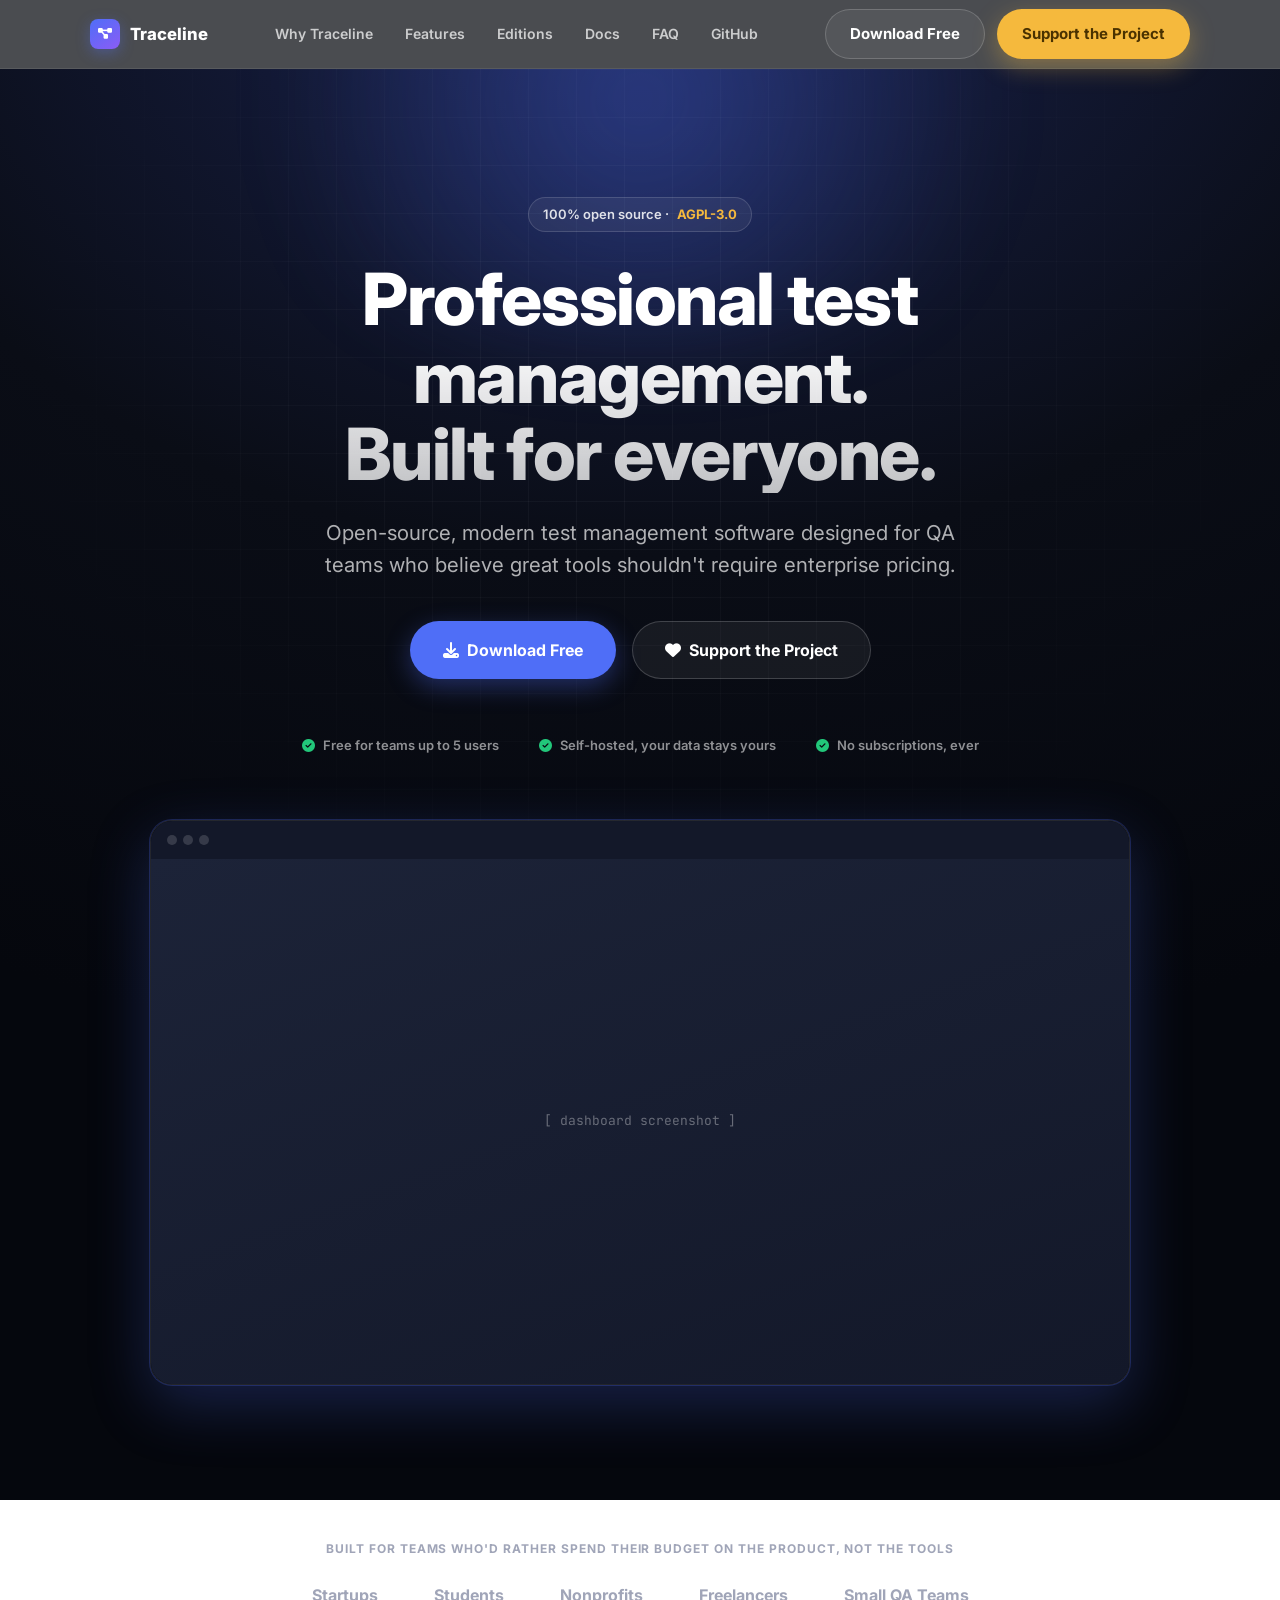
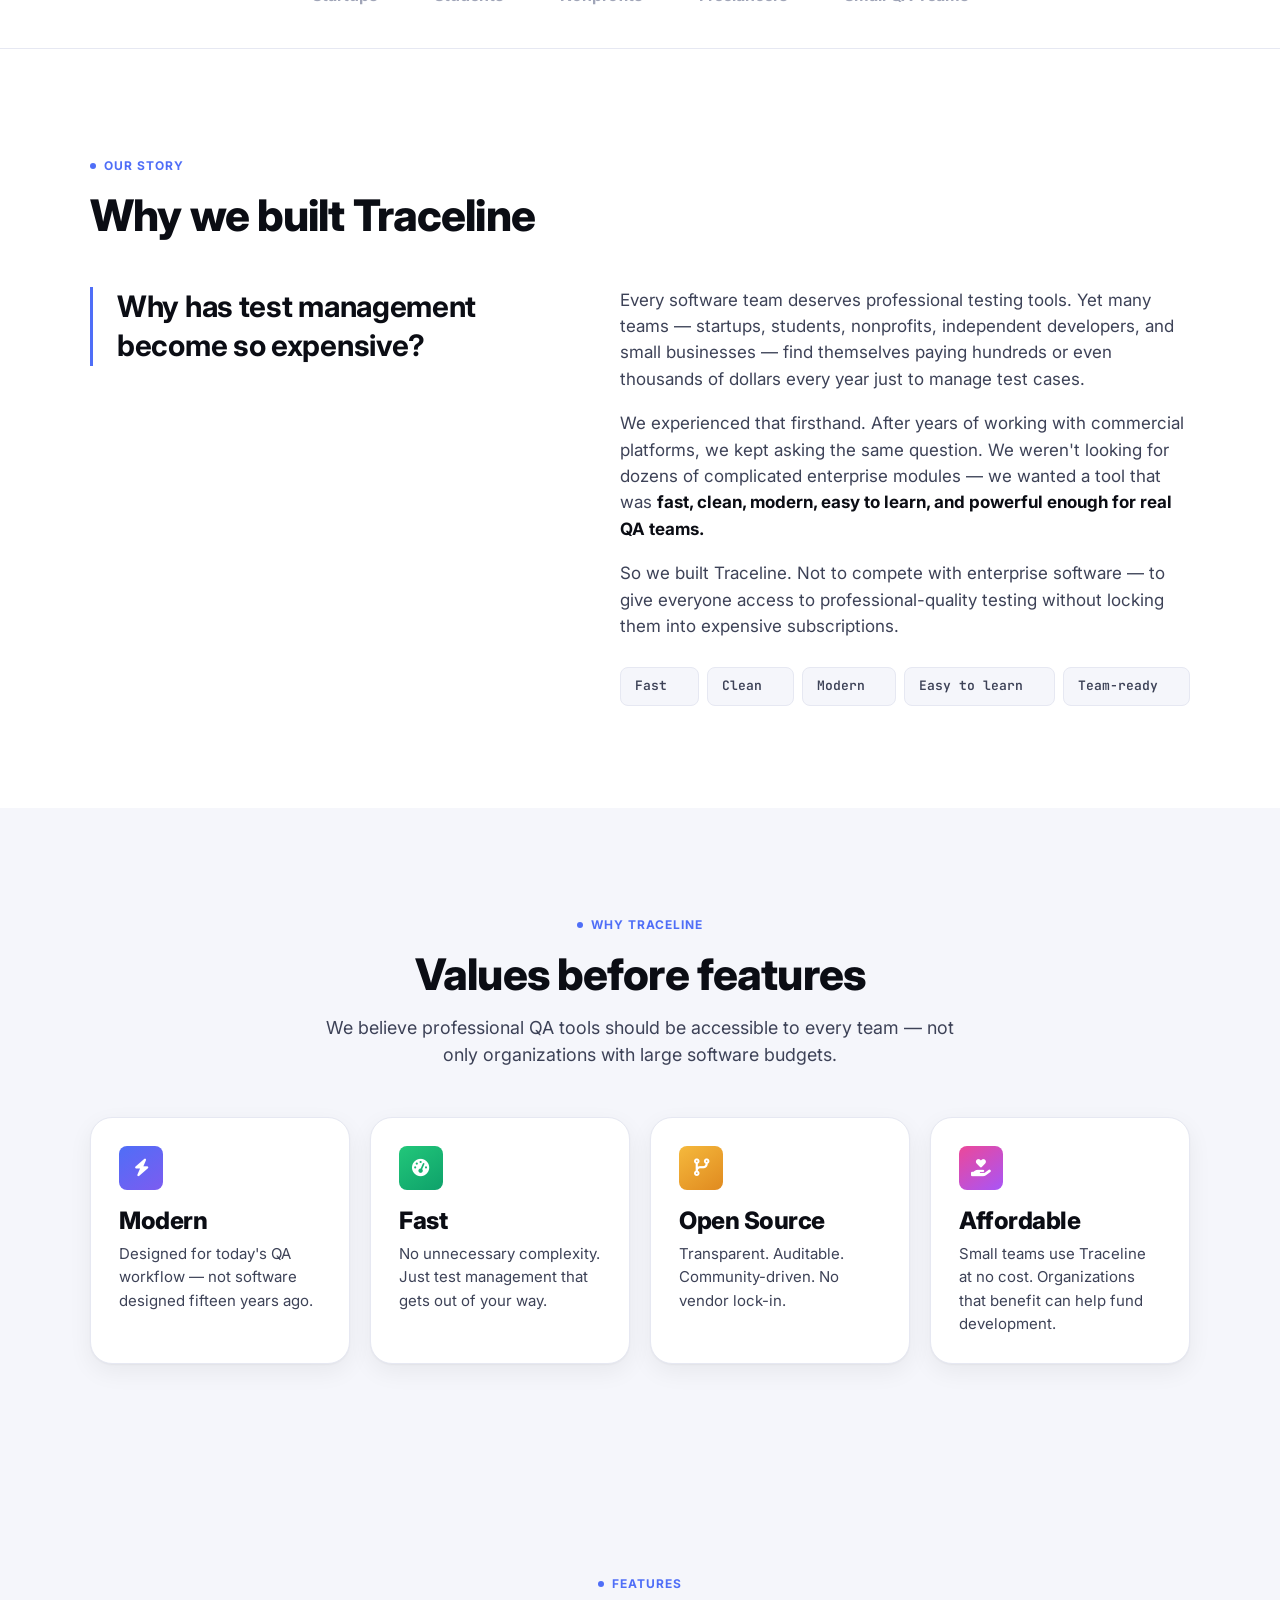
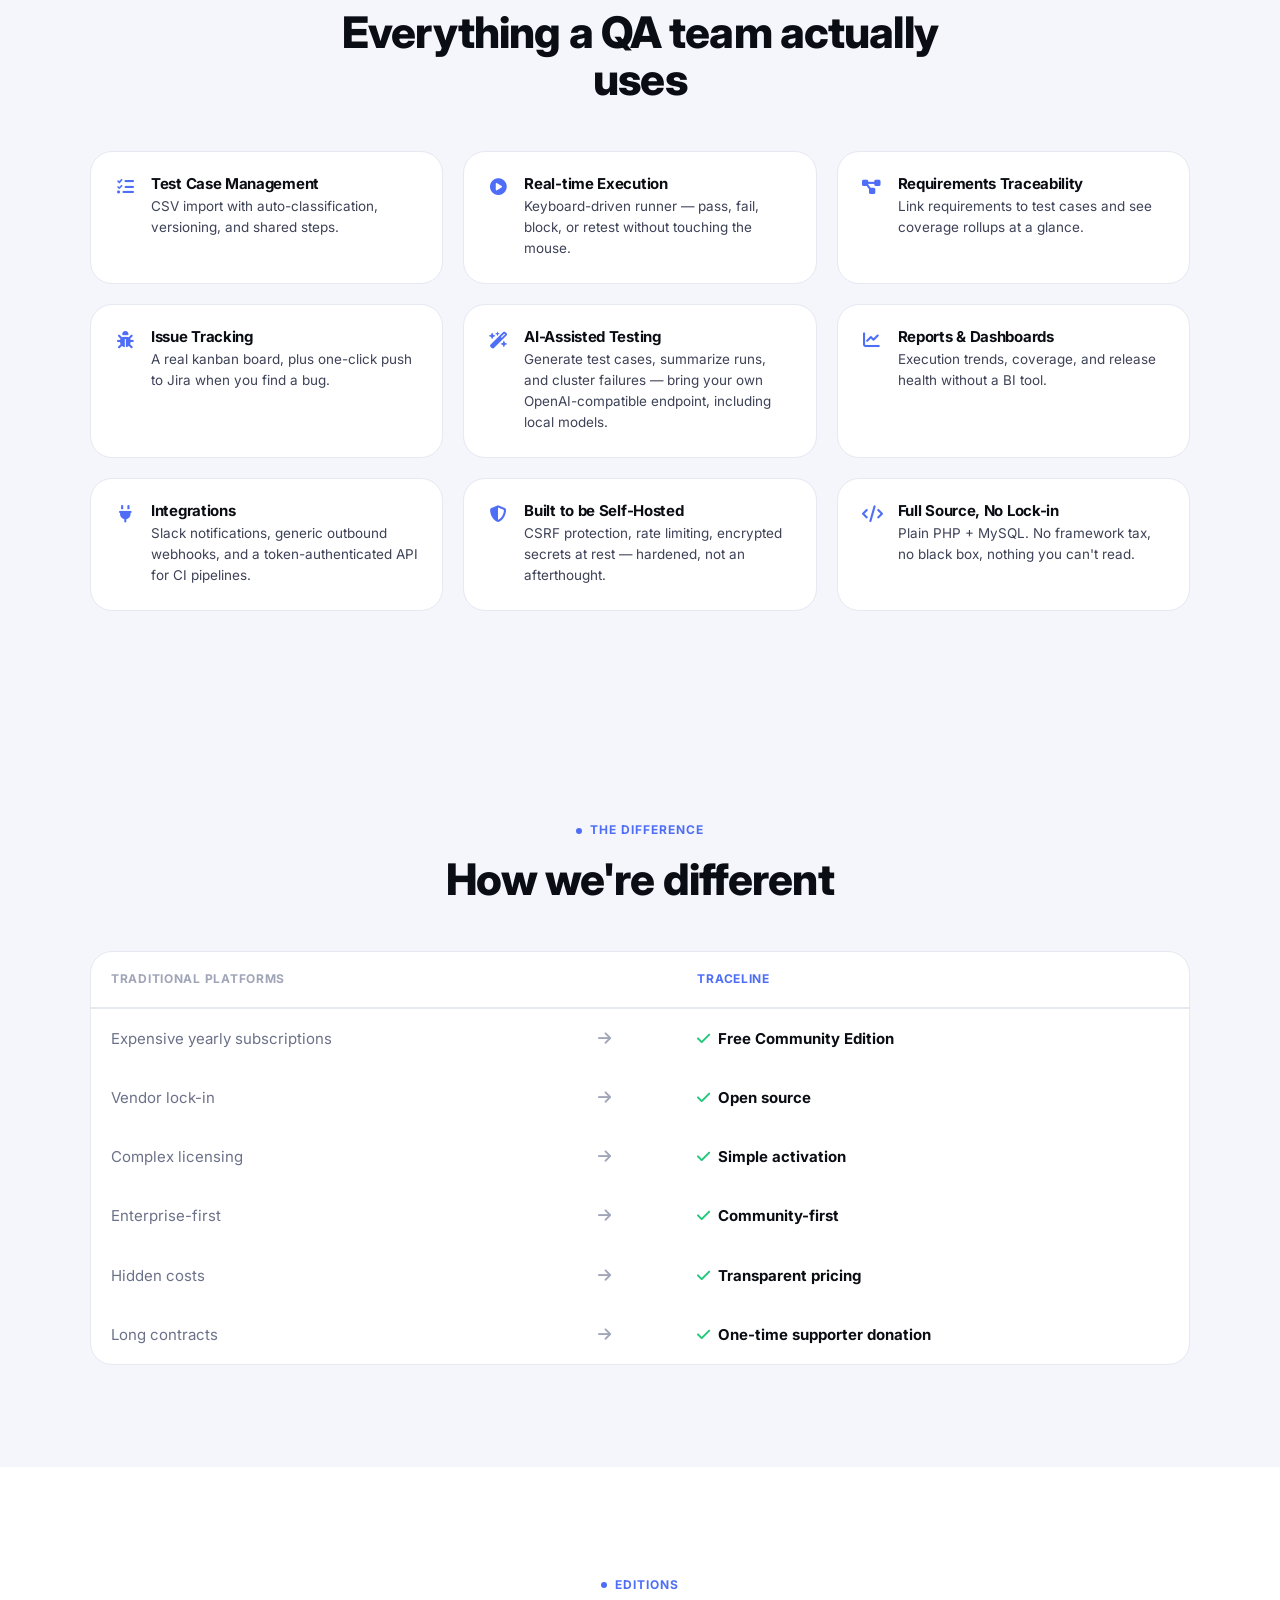
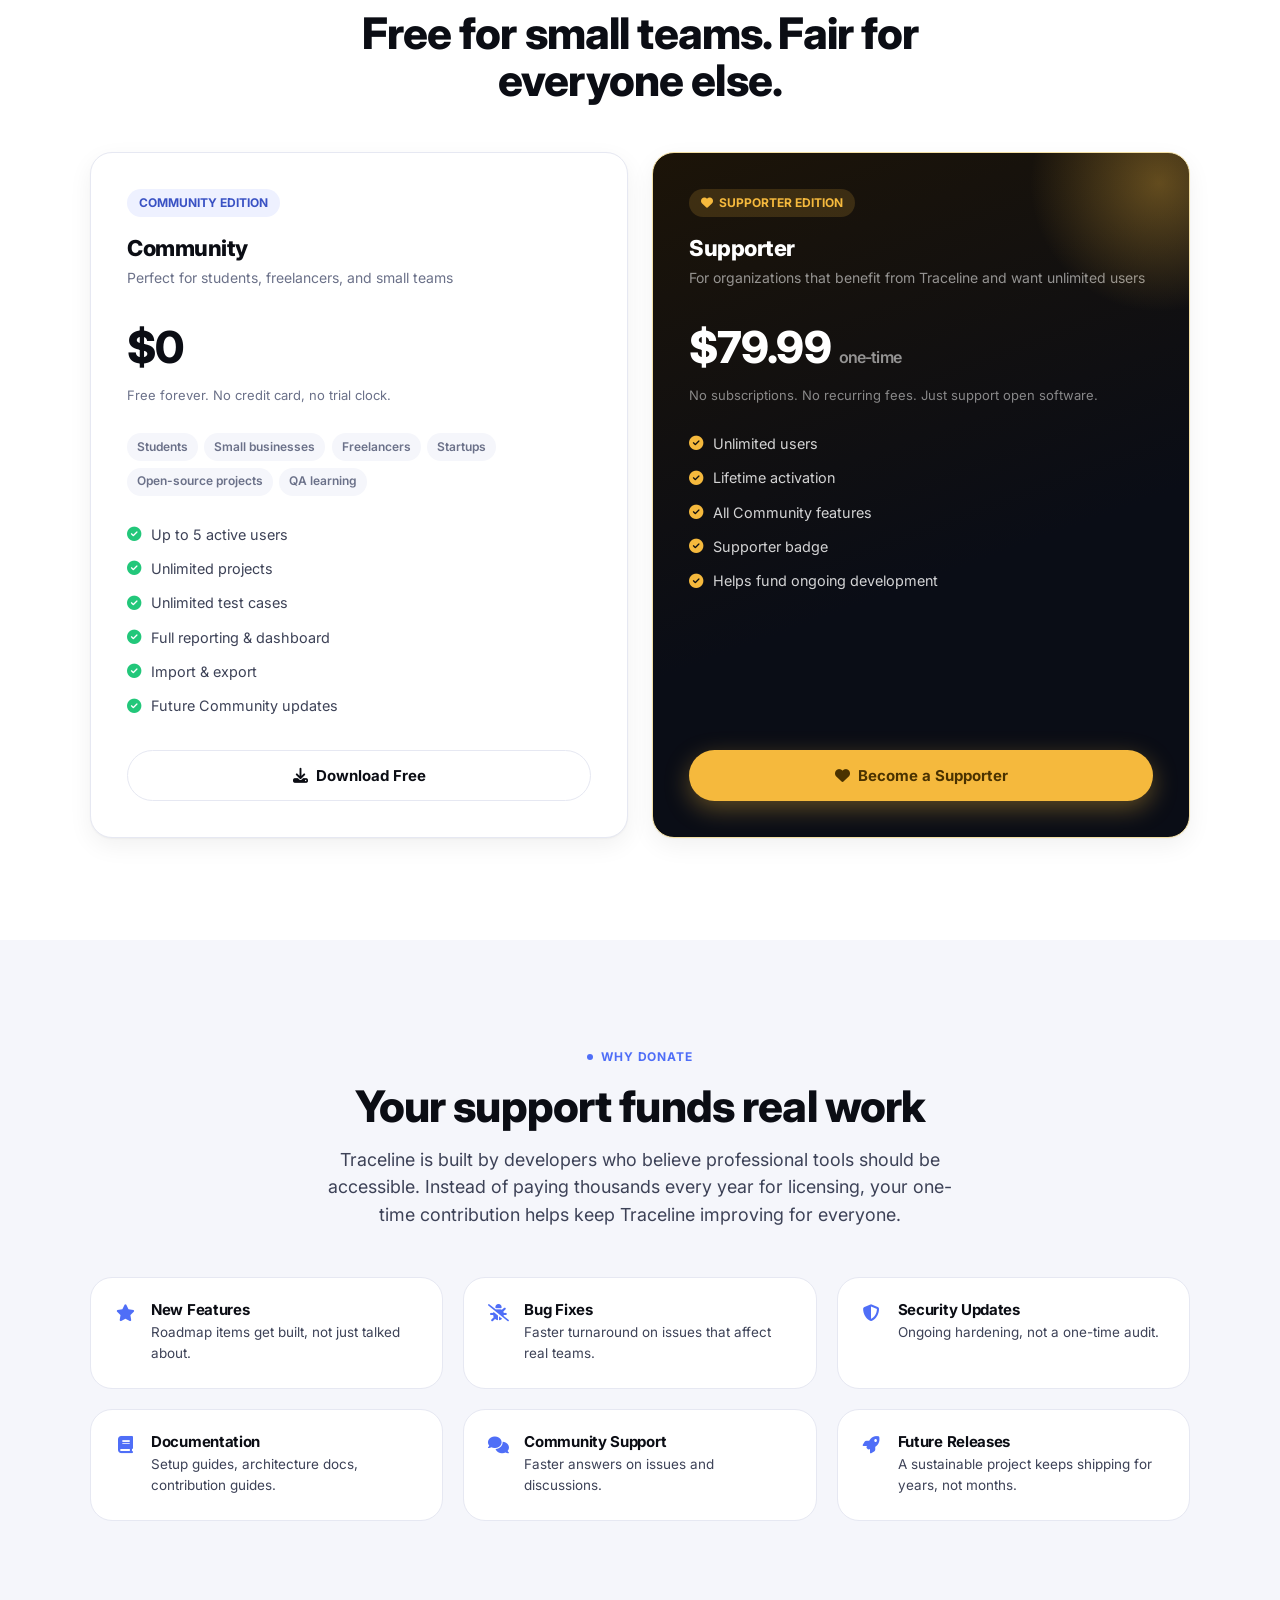
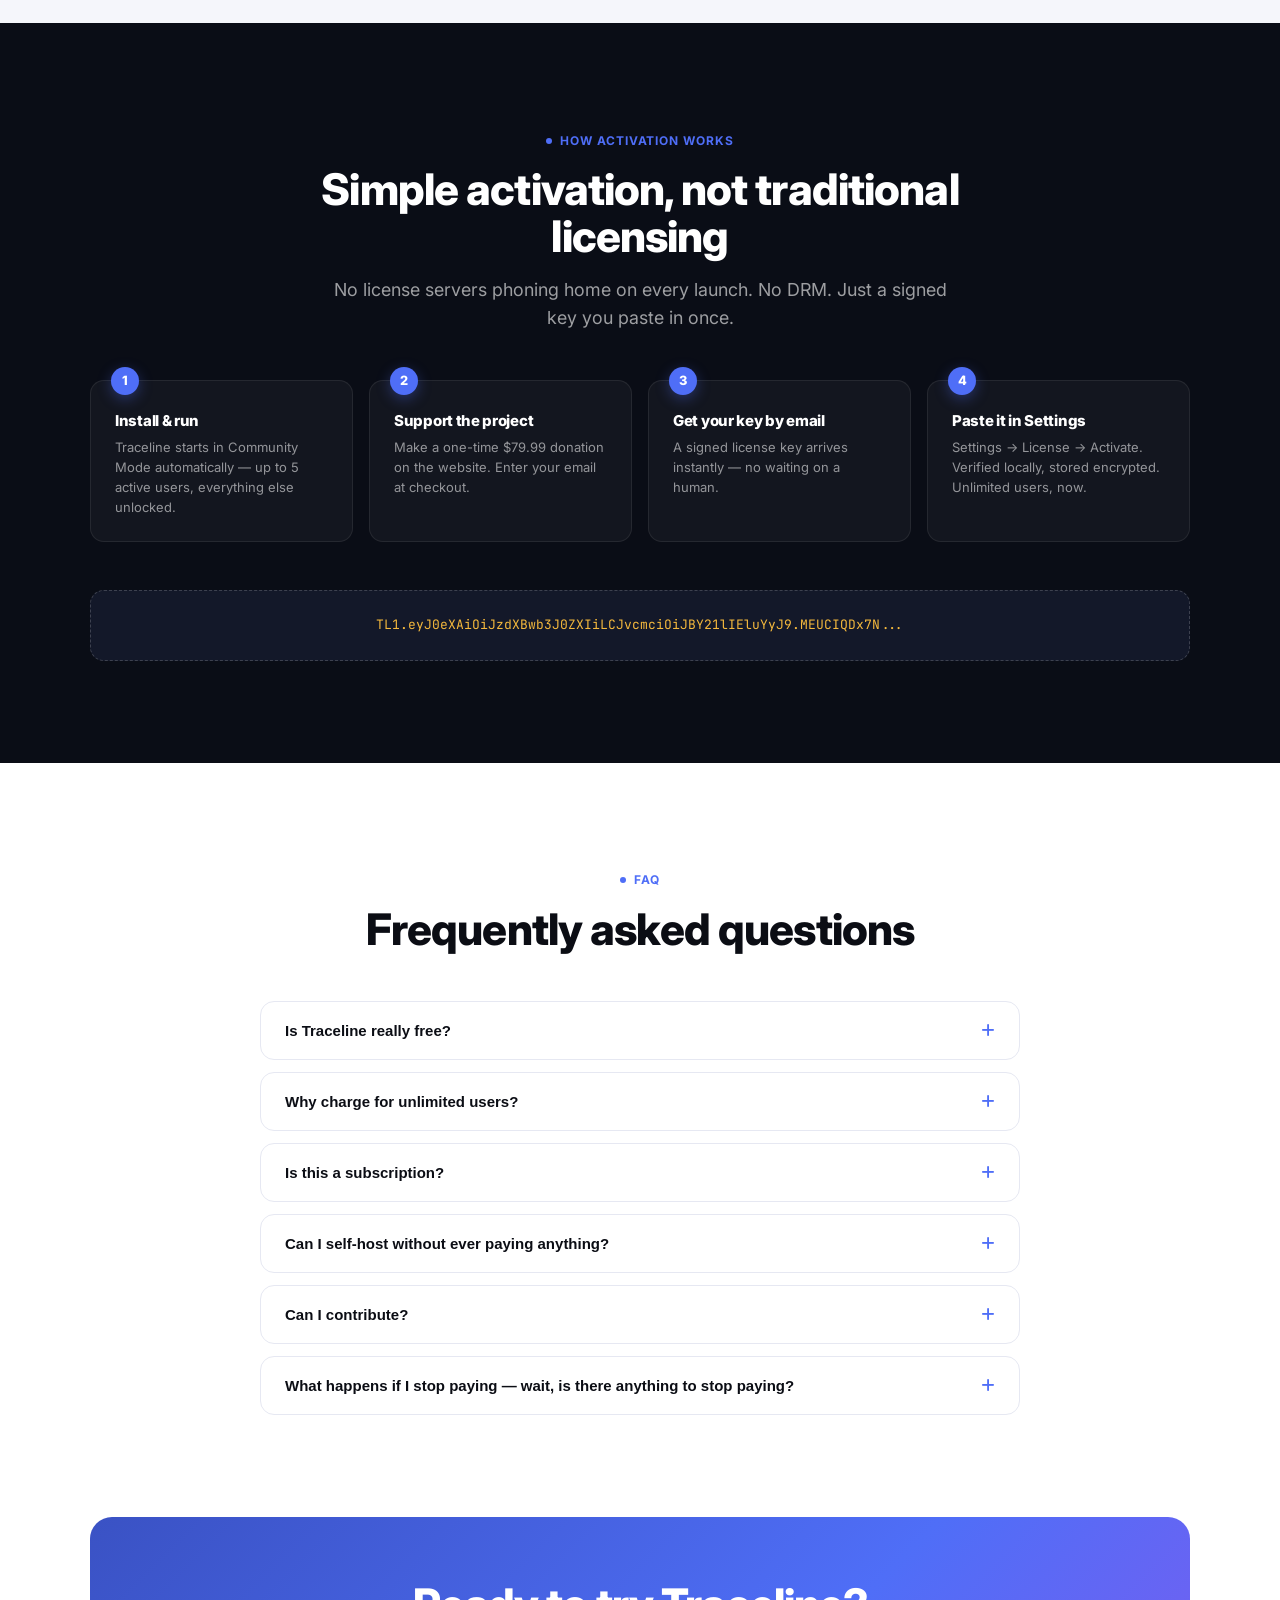
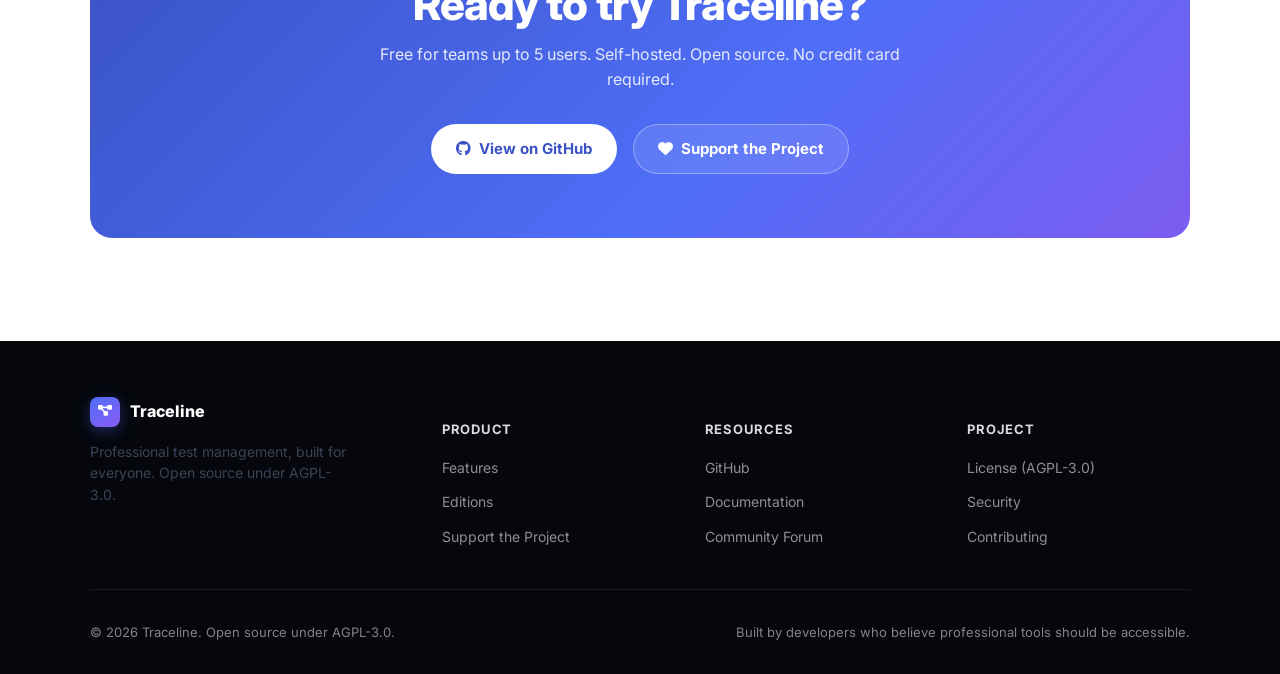
<file: index.html>
<!DOCTYPE html>
<html lang="en">
<head>
<meta charset="UTF-8">
<meta name="viewport" content="width=device-width, initial-scale=1.0">
<title>Traceline — Professional Test Management, Built for Everyone</title>
<meta name="description" content="Open-source, modern test management software for QA teams. Free for teams up to 5 users. No enterprise pricing, no vendor lock-in.">
<link rel="preconnect" href="https://fonts.googleapis.com">
<link href="https://fonts.googleapis.com/css2?family=Inter:wght@400;500;600;700;800&family=JetBrains+Mono:wght@500;600&display=swap" rel="stylesheet">
<link rel="stylesheet" href="https://cdnjs.cloudflare.com/ajax/libs/font-awesome/6.4.0/css/all.min.css">
<link rel="stylesheet" href="css/style.css">
</head>
<body>

<nav class="nav">
  <div class="wrap">
    <a href="#" class="nav-logo">
      <span class="nav-logo-mark"><i class="fas fa-diagram-project"></i></span>
      Traceline
    </a>
    <div class="nav-links">
      <a href="#why">Why Traceline</a>
      <a href="#features">Features</a>
      <a href="#editions">Editions</a>
      <a href="docs/index.html">Docs</a>
      <a href="#faq">FAQ</a>
      <a href="https://github.com/99CIPHON99/traceline" target="_blank" rel="noopener">GitHub</a>
      <div class="nav-links-mobile-cta">
        <a href="#editions" class="btn btn-ghost-dark btn-block">Download Free</a>
        <a href="support.html" class="btn btn-gold btn-block">Support the Project</a>
      </div>
    </div>
    <div class="nav-actions">
      <a href="#editions" class="btn btn-ghost-dark">Download Free</a>
      <a href="support.html" class="btn btn-gold">Support the Project</a>
    </div>
    <button class="nav-burger" aria-label="Menu"><i class="fas fa-bars"></i></button>
  </div>
</nav>

<!-- ══ HERO ══════════════════════════════════════════════════════════════ -->
<header class="hero">
  <div class="wrap hero-inner">
    <div class="hero-badge">100% open source · <b>AGPL-3.0</b></div>
    <h1 data-reveal>Professional test management.<br>Built for everyone.</h1>
    <p class="hero-sub" data-reveal>
      Open-source, modern test management software designed for QA teams who believe
      great tools shouldn't require enterprise pricing.
    </p>
    <div class="hero-actions" data-reveal>
      <a href="#editions" class="btn btn-primary btn-lg"><i class="fas fa-download"></i> Download Free</a>
      <a href="support.html" class="btn btn-ghost-dark btn-lg"><i class="fas fa-heart"></i> Support the Project</a>
    </div>
    <div class="hero-proof" data-reveal>
      <div class="hero-proof-item"><i class="fas fa-circle-check"></i> Free for teams up to 5 users</div>
      <div class="hero-proof-item"><i class="fas fa-circle-check"></i> Self-hosted, your data stays yours</div>
      <div class="hero-proof-item"><i class="fas fa-circle-check"></i> No subscriptions, ever</div>
    </div>

    <div class="frame" data-reveal>
      <div class="frame-bar"><span></span><span></span><span></span></div>
      <div class="frame-body">[ dashboard screenshot ]</div>
    </div>
  </div>
</header>

<div class="logos">
  <div class="logos-label">Built for teams who'd rather spend their budget on the product, not the tools</div>
  <div class="logos-row">
    <span>Startups</span><span>Students</span><span>Nonprofits</span><span>Freelancers</span><span>Small QA Teams</span>
  </div>
</div>

<!-- ══ OUR STORY ═════════════════════════════════════════════════════════ -->
<section class="section story" id="story">
  <div class="wrap">
    <div class="section-head left" style="max-width:100%;">
      <div class="eyebrow">Our Story</div>
      <h2>Why we built Traceline</h2>
    </div>
    <div class="story-grid">
      <div class="story-quote">
        Why has test management become so expensive?
      </div>
      <div class="story-body">
        <p>Every software team deserves professional testing tools. Yet many teams —
        startups, students, nonprofits, independent developers, and small businesses —
        find themselves paying hundreds or even thousands of dollars every year just to
        manage test cases.</p>
        <p>We experienced that firsthand. After years of working with commercial
        platforms, we kept asking the same question. We weren't looking for dozens of
        complicated enterprise modules — we wanted a tool that was <strong>fast, clean,
        modern, easy to learn, and powerful enough for real QA teams.</strong></p>
        <p>So we built Traceline. Not to compete with enterprise software — to give
        everyone access to professional-quality testing without locking them into
        expensive subscriptions.</p>
        <div class="story-pillars">
          <span class="story-pillar">Fast</span>
          <span class="story-pillar">Clean</span>
          <span class="story-pillar">Modern</span>
          <span class="story-pillar">Easy to learn</span>
          <span class="story-pillar">Team-ready</span>
        </div>
      </div>
    </div>
  </div>
</section>

<!-- ══ WHY TRACELINE ═════════════════════════════════════════════════════ -->
<section class="section" id="why" style="background:var(--paper-tint);">
  <div class="wrap">
    <div class="section-head">
      <div class="eyebrow" style="justify-content:center;">Why Traceline</div>
      <h2>Values before features</h2>
      <p class="lede" style="margin:1rem auto 0;">We believe professional QA tools should be accessible to every team — not only organizations with large software budgets.</p>
    </div>
    <div class="why-grid">
      <div class="why-card" data-reveal>
        <div class="why-icon" style="background:linear-gradient(145deg,#4f6ef7,#7c5cf0);"><i class="fas fa-bolt"></i></div>
        <h3>Modern</h3>
        <p>Designed for today's QA workflow — not software designed fifteen years ago.</p>
      </div>
      <div class="why-card" data-reveal>
        <div class="why-icon" style="background:linear-gradient(145deg,#22c77a,#0ea16a);"><i class="fas fa-gauge-high"></i></div>
        <h3>Fast</h3>
        <p>No unnecessary complexity. Just test management that gets out of your way.</p>
      </div>
      <div class="why-card" data-reveal>
        <div class="why-icon" style="background:linear-gradient(145deg,#f5b93d,#e08a1f);"><i class="fas fa-code-branch"></i></div>
        <h3>Open Source</h3>
        <p>Transparent. Auditable. Community-driven. No vendor lock-in.</p>
      </div>
      <div class="why-card" data-reveal>
        <div class="why-icon" style="background:linear-gradient(145deg,#ec4899,#a855f7);"><i class="fas fa-hand-holding-heart"></i></div>
        <h3>Affordable</h3>
        <p>Small teams use Traceline at no cost. Organizations that benefit can help fund development.</p>
      </div>
    </div>
  </div>
</section>

<!-- ══ FEATURES ══════════════════════════════════════════════════════════ -->
<section class="section feat-section" id="features">
  <div class="wrap">
    <div class="section-head">
      <div class="eyebrow" style="justify-content:center;">Features</div>
      <h2>Everything a QA team actually uses</h2>
    </div>
    <div class="feat-grid">
      <div class="feat-card" data-reveal><i class="fas fa-list-check"></i><div><h4>Test Case Management</h4><p>CSV import with auto-classification, versioning, and shared steps.</p></div></div>
      <div class="feat-card" data-reveal><i class="fas fa-circle-play"></i><div><h4>Real-time Execution</h4><p>Keyboard-driven runner — pass, fail, block, or retest without touching the mouse.</p></div></div>
      <div class="feat-card" data-reveal><i class="fas fa-diagram-project"></i><div><h4>Requirements Traceability</h4><p>Link requirements to test cases and see coverage rollups at a glance.</p></div></div>
      <div class="feat-card" data-reveal><i class="fas fa-bug"></i><div><h4>Issue Tracking</h4><p>A real kanban board, plus one-click push to Jira when you find a bug.</p></div></div>
      <div class="feat-card" data-reveal><i class="fas fa-wand-magic-sparkles"></i><div><h4>AI-Assisted Testing</h4><p>Generate test cases, summarize runs, and cluster failures — bring your own OpenAI-compatible endpoint, including local models.</p></div></div>
      <div class="feat-card" data-reveal><i class="fas fa-chart-line"></i><div><h4>Reports & Dashboards</h4><p>Execution trends, coverage, and release health without a BI tool.</p></div></div>
      <div class="feat-card" data-reveal><i class="fas fa-plug"></i><div><h4>Integrations</h4><p>Slack notifications, generic outbound webhooks, and a token-authenticated API for CI pipelines.</p></div></div>
      <div class="feat-card" data-reveal><i class="fas fa-shield-halved"></i><div><h4>Built to be Self-Hosted</h4><p>CSRF protection, rate limiting, encrypted secrets at rest — hardened, not an afterthought.</p></div></div>
      <div class="feat-card" data-reveal><i class="fas fa-code"></i><div><h4>Full Source, No Lock-in</h4><p>Plain PHP + MySQL. No framework tax, no black box, nothing you can't read.</p></div></div>
    </div>
  </div>
</section>

<!-- ══ HOW WE'RE DIFFERENT ═══════════════════════════════════════════════ -->
<section class="section" style="background:var(--paper-tint);">
  <div class="wrap">
    <div class="section-head">
      <div class="eyebrow" style="justify-content:center;">The Difference</div>
      <h2>How we're different</h2>
    </div>
    <div class="compare-wrap">
      <table class="compare-table">
        <thead><tr><th>Traditional Platforms</th><th></th><th class="hl">Traceline</th></tr></thead>
        <tbody>
          <tr><td>Expensive yearly subscriptions</td><td><i class="fas fa-arrow-right"></i></td><td><i class="fas fa-check"></i>Free Community Edition</td></tr>
          <tr><td>Vendor lock-in</td><td><i class="fas fa-arrow-right"></i></td><td><i class="fas fa-check"></i>Open source</td></tr>
          <tr><td>Complex licensing</td><td><i class="fas fa-arrow-right"></i></td><td><i class="fas fa-check"></i>Simple activation</td></tr>
          <tr><td>Enterprise-first</td><td><i class="fas fa-arrow-right"></i></td><td><i class="fas fa-check"></i>Community-first</td></tr>
          <tr><td>Hidden costs</td><td><i class="fas fa-arrow-right"></i></td><td><i class="fas fa-check"></i>Transparent pricing</td></tr>
          <tr><td>Long contracts</td><td><i class="fas fa-arrow-right"></i></td><td><i class="fas fa-check"></i>One-time supporter donation</td></tr>
        </tbody>
      </table>
    </div>
  </div>
</section>

<!-- ══ EDITIONS / PRICING ════════════════════════════════════════════════ -->
<section class="section" id="editions">
  <div class="wrap">
    <div class="section-head">
      <div class="eyebrow" style="justify-content:center;">Editions</div>
      <h2>Free for small teams. Fair for everyone else.</h2>
    </div>
    <div class="pricing-grid">
      <div class="price-card" data-reveal>
        <span class="price-badge community">COMMUNITY EDITION</span>
        <h3>Community</h3>
        <div class="price-sub">Perfect for students, freelancers, and small teams</div>
        <div class="price-amount">$0</div>
        <div class="price-note">Free forever. No credit card, no trial clock.</div>
        <div class="price-persona">
          <span>Students</span><span>Small businesses</span><span>Freelancers</span><span>Startups</span><span>Open-source projects</span><span>QA learning</span>
        </div>
        <ul class="price-list">
          <li><i class="fas fa-circle-check"></i> Up to 5 active users</li>
          <li><i class="fas fa-circle-check"></i> Unlimited projects</li>
          <li><i class="fas fa-circle-check"></i> Unlimited test cases</li>
          <li><i class="fas fa-circle-check"></i> Full reporting &amp; dashboard</li>
          <li><i class="fas fa-circle-check"></i> Import &amp; export</li>
          <li><i class="fas fa-circle-check"></i> Future Community updates</li>
        </ul>
        <a href="https://github.com/99CIPHON99/traceline/releases" target="_blank" rel="noopener" class="btn btn-outline btn-block"><i class="fas fa-download"></i> Download Free</a>
      </div>

      <div class="price-card supporter" data-reveal>
        <span class="price-badge supporter-badge"><i class="fas fa-heart"></i> SUPPORTER EDITION</span>
        <h3>Supporter</h3>
        <div class="price-sub">For organizations that benefit from Traceline and want unlimited users</div>
        <div class="price-amount">$79.99 <span>one-time</span></div>
        <div class="price-note">No subscriptions. No recurring fees. Just support open software.</div>
        <ul class="price-list">
          <li><i class="fas fa-circle-check"></i> Unlimited users</li>
          <li><i class="fas fa-circle-check"></i> Lifetime activation</li>
          <li><i class="fas fa-circle-check"></i> All Community features</li>
          <li><i class="fas fa-circle-check"></i> Supporter badge</li>
          <li><i class="fas fa-circle-check"></i> Helps fund ongoing development</li>
        </ul>
        <a href="support.html" class="btn btn-gold btn-block"><i class="fas fa-heart"></i> Become a Supporter</a>
      </div>
    </div>
  </div>
</section>

<!-- ══ WHY DONATE ════════════════════════════════════════════════════════ -->
<section class="section" style="background:var(--paper-tint);">
  <div class="wrap">
    <div class="section-head">
      <div class="eyebrow" style="justify-content:center;">Why Donate</div>
      <h2>Your support funds real work</h2>
      <p class="lede" style="margin:1rem auto 0;">Traceline is built by developers who believe professional tools should be accessible. Instead of paying thousands every year for licensing, your one-time contribution helps keep Traceline improving for everyone.</p>
    </div>
    <div class="feat-grid" style="grid-template-columns:repeat(3,1fr);">
      <div class="feat-card" data-reveal><i class="fas fa-star"></i><div><h4>New Features</h4><p>Roadmap items get built, not just talked about.</p></div></div>
      <div class="feat-card" data-reveal><i class="fas fa-bug-slash"></i><div><h4>Bug Fixes</h4><p>Faster turnaround on issues that affect real teams.</p></div></div>
      <div class="feat-card" data-reveal><i class="fas fa-shield-halved"></i><div><h4>Security Updates</h4><p>Ongoing hardening, not a one-time audit.</p></div></div>
      <div class="feat-card" data-reveal><i class="fas fa-book"></i><div><h4>Documentation</h4><p>Setup guides, architecture docs, contribution guides.</p></div></div>
      <div class="feat-card" data-reveal><i class="fas fa-comments"></i><div><h4>Community Support</h4><p>Faster answers on issues and discussions.</p></div></div>
      <div class="feat-card" data-reveal><i class="fas fa-rocket"></i><div><h4>Future Releases</h4><p>A sustainable project keeps shipping for years, not months.</p></div></div>
    </div>
  </div>
</section>

<!-- ══ ACTIVATION FLOW ═══════════════════════════════════════════════════ -->
<section class="section flow-section">
  <div class="wrap">
    <div class="section-head" style="max-width:640px;">
      <div class="eyebrow" style="justify-content:center;">How Activation Works</div>
      <h2 style="color:#fff;">Simple activation, not traditional licensing</h2>
      <p class="lede" style="margin:1rem auto 0;color:rgba(255,255,255,.6);">No license servers phoning home on every launch. No DRM. Just a signed key you paste in once.</p>
    </div>
    <div class="flow-steps">
      <div class="flow-step" data-reveal>
        <h4>Install &amp; run</h4>
        <p>Traceline starts in Community Mode automatically — up to 5 active users, everything else unlocked.</p>
      </div>
      <div class="flow-step" data-reveal>
        <h4>Support the project</h4>
        <p>Make a one-time $79.99 donation on the website. Enter your email at checkout.</p>
      </div>
      <div class="flow-step" data-reveal>
        <h4>Get your key by email</h4>
        <p>A signed license key arrives instantly — no waiting on a human.</p>
      </div>
      <div class="flow-step" data-reveal>
        <h4>Paste it in Settings</h4>
        <p>Settings → License → Activate. Verified locally, stored encrypted. Unlimited users, now.</p>
      </div>
    </div>
    <div class="flow-key mono">TL1.eyJ0eXAiOiJzdXBwb3J0ZXIiLCJvcmciOiJBY21lIEluYyJ9.MEUCIQDx7N...</div>
  </div>
</section>

<!-- ══ FAQ ═══════════════════════════════════════════════════════════════ -->
<section class="section" id="faq">
  <div class="wrap">
    <div class="section-head">
      <div class="eyebrow" style="justify-content:center;">FAQ</div>
      <h2>Frequently asked questions</h2>
    </div>
    <div class="faq-list">
      <div class="faq-item">
        <button class="faq-q">Is Traceline really free? <i class="fas fa-plus"></i></button>
        <div class="faq-a"><p>Yes. The Community Edition is free forever for teams of up to five active users — unlimited projects, unlimited test cases, full reporting, no feature gates and no trial clock.</p></div>
      </div>
      <div class="faq-item">
        <button class="faq-q">Why charge for unlimited users? <i class="fas fa-plus"></i></button>
        <div class="faq-a"><p>We're not selling the software — the full source is open under AGPL-3.0 regardless of edition. We're asking organizations that get real value from Traceline to help sustain its development with a one-time donation.</p></div>
      </div>
      <div class="faq-item">
        <button class="faq-q">Is this a subscription? <i class="fas fa-plus"></i></button>
        <div class="faq-a"><p>No. One donation, lifetime activation on that install. No recurring charges, ever.</p></div>
      </div>
      <div class="faq-item">
        <button class="faq-q">Can I self-host without ever paying anything? <i class="fas fa-plus"></i></button>
        <div class="faq-a"><p>Yes — the code is fully open source. You can even remove the user-count gate yourself if you're comfortable maintaining that fork; you just won't be contributing to the project's funding. Most teams under 5 users never need to think about this at all.</p></div>
      </div>
      <div class="faq-item">
        <button class="faq-q">Can I contribute? <i class="fas fa-plus"></i></button>
        <div class="faq-a"><p>Absolutely. Code contributions, bug reports, documentation improvements, feature ideas, and community feedback are always welcome — see CONTRIBUTING.md in the repo.</p></div>
      </div>
      <div class="faq-item">
        <button class="faq-q">What happens if I stop paying — wait, is there anything to stop paying? <i class="fas fa-plus"></i></button>
        <div class="faq-a"><p>There's nothing recurring to cancel. A Supporter activation is permanent for that install. If you deactivate it yourself, you simply drop back to the Community Edition's 5-user limit — your data is never touched.</p></div>
      </div>
    </div>
  </div>
</section>

<!-- ══ CTA ═══════════════════════════════════════════════════════════════ -->
<section class="section" style="padding-top:0;">
  <div class="wrap">
    <div class="cta-banner">
      <h2>Ready to try Traceline?</h2>
      <p>Free for teams up to 5 users. Self-hosted. Open source. No credit card required.</p>
      <div class="cta-actions">
        <a href="https://github.com/99CIPHON99/traceline" target="_blank" rel="noopener" class="btn" style="background:#fff;color:var(--accent-dim);"><i class="fab fa-github"></i> View on GitHub</a>
        <a href="support.html" class="btn btn-outline"><i class="fas fa-heart"></i> Support the Project</a>
      </div>
    </div>
  </div>
</section>

<!-- ══ FOOTER ════════════════════════════════════════════════════════════ -->
<footer class="footer">
  <div class="wrap">
    <div class="footer-grid">
      <div>
        <div class="footer-brand"><span class="nav-logo-mark"><i class="fas fa-diagram-project"></i></span> Traceline</div>
        <p class="tag">Professional test management, built for everyone. Open source under AGPL-3.0.</p>
      </div>
      <div>
        <h5>Product</h5>
        <ul>
          <li><a href="#features">Features</a></li>
          <li><a href="#editions">Editions</a></li>
          <li><a href="support.html">Support the Project</a></li>
        </ul>
      </div>
      <div>
        <h5>Resources</h5>
        <ul>
          <li><a href="https://github.com/99CIPHON99/traceline" target="_blank" rel="noopener">GitHub</a></li>
          <li><a href="docs/index.html">Documentation</a></li>
          <li><a href="https://github.com/99CIPHON99/traceline/discussions" target="_blank" rel="noopener">Community Forum</a></li>
        </ul>
      </div>
      <div>
        <h5>Project</h5>
        <ul>
          <li><a href="https://github.com/99CIPHON99/traceline/blob/main/LICENSE" target="_blank" rel="noopener">License (AGPL-3.0)</a></li>
          <li><a href="https://github.com/99CIPHON99/traceline/blob/main/SECURITY.md" target="_blank" rel="noopener">Security</a></li>
          <li><a href="https://github.com/99CIPHON99/traceline/blob/main/CONTRIBUTING.md" target="_blank" rel="noopener">Contributing</a></li>
        </ul>
      </div>
    </div>
    <div class="footer-bottom">
      <span>© 2026 Traceline. Open source under AGPL-3.0.</span>
      <span>Built by developers who believe professional tools should be accessible.</span>
    </div>
  </div>
</footer>

<script src="js/main.js"></script>
</body>
</html>
</file>
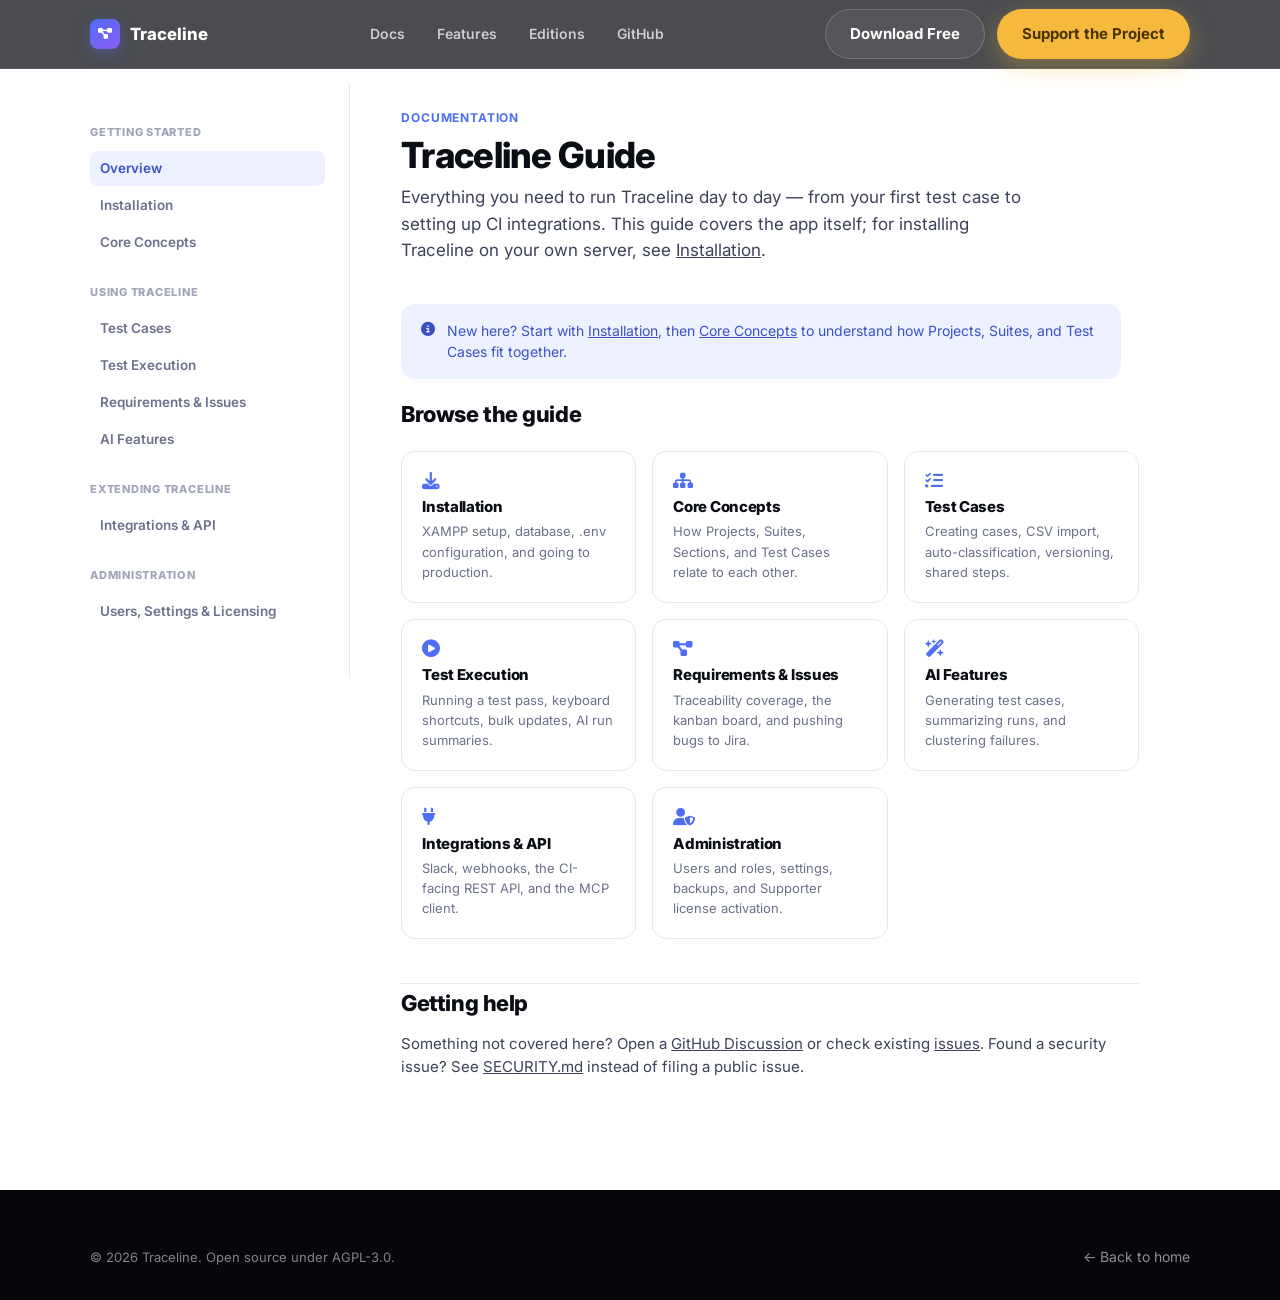
<file: docs/index.html>
<!DOCTYPE html>
<html lang="en">
<head>
<meta charset="UTF-8">
<meta name="viewport" content="width=device-width, initial-scale=1.0">
<title>Documentation — Traceline</title>
<meta name="description" content="Comprehensive guide to using Traceline: test cases, test execution, requirements, issues, AI features, integrations, and administration.">
<link rel="preconnect" href="https://fonts.googleapis.com">
<link href="https://fonts.googleapis.com/css2?family=Inter:wght@400;500;600;700;800&family=JetBrains+Mono:wght@500;600&display=swap" rel="stylesheet">
<link rel="stylesheet" href="https://cdnjs.cloudflare.com/ajax/libs/font-awesome/6.4.0/css/all.min.css">
<link rel="stylesheet" href="../css/style.css">
<link rel="stylesheet" href="../css/docs.css">
</head>
<body>

<nav class="nav">
  <div class="wrap">
    <a href="../index.html" class="nav-logo">
      <span class="nav-logo-mark"><i class="fas fa-diagram-project"></i></span>
      Traceline
    </a>
    <div class="nav-links">
      <a href="index.html">Docs</a>
      <a href="../index.html#features">Features</a>
      <a href="../index.html#editions">Editions</a>
      <a href="https://github.com/99CIPHON99/traceline" target="_blank" rel="noopener">GitHub</a>
      <div class="nav-links-mobile-cta">
        <a href="../index.html#editions" class="btn btn-ghost-dark btn-block">Download Free</a>
        <a href="../support.html" class="btn btn-gold btn-block">Support the Project</a>
      </div>
    </div>
    <div class="nav-actions">
      <a href="../index.html#editions" class="btn btn-ghost-dark">Download Free</a>
      <a href="../support.html" class="btn btn-gold">Support the Project</a>
    </div>
    <button class="nav-burger" aria-label="Menu"><i class="fas fa-bars"></i></button>
  </div>
</nav>

<div class="wrap">
  <div class="docs-shell">
    <aside class="docs-sidebar"><div id="docs-sidebar-nav"></div></aside>
    <main class="docs-content">
      <div class="docs-eyebrow">Documentation</div>
      <h1>Traceline Guide</h1>
      <p class="lede">Everything you need to run Traceline day to day — from your first test case to setting up CI integrations. This guide covers the app itself; for installing Traceline on your own server, see <a href="installation.html">Installation</a>.</p>

      <div class="docs-callout tip">
        <i class="fas fa-circle-info"></i>
        <p>New here? Start with <a href="installation.html">Installation</a>, then <a href="core-concepts.html">Core Concepts</a> to understand how Projects, Suites, and Test Cases fit together.</p>
      </div>

      <h2>Browse the guide</h2>
      <div class="docs-cards">
        <a href="installation.html" class="docs-card">
          <i class="fas fa-download"></i>
          <h4>Installation</h4>
          <p>XAMPP setup, database, .env configuration, and going to production.</p>
        </a>
        <a href="core-concepts.html" class="docs-card">
          <i class="fas fa-sitemap"></i>
          <h4>Core Concepts</h4>
          <p>How Projects, Suites, Sections, and Test Cases relate to each other.</p>
        </a>
        <a href="test-cases.html" class="docs-card">
          <i class="fas fa-list-check"></i>
          <h4>Test Cases</h4>
          <p>Creating cases, CSV import, auto-classification, versioning, shared steps.</p>
        </a>
        <a href="test-execution.html" class="docs-card">
          <i class="fas fa-circle-play"></i>
          <h4>Test Execution</h4>
          <p>Running a test pass, keyboard shortcuts, bulk updates, AI run summaries.</p>
        </a>
        <a href="requirements-issues.html" class="docs-card">
          <i class="fas fa-diagram-project"></i>
          <h4>Requirements &amp; Issues</h4>
          <p>Traceability coverage, the kanban board, and pushing bugs to Jira.</p>
        </a>
        <a href="ai-features.html" class="docs-card">
          <i class="fas fa-wand-magic-sparkles"></i>
          <h4>AI Features</h4>
          <p>Generating test cases, summarizing runs, and clustering failures.</p>
        </a>
        <a href="integrations-api.html" class="docs-card">
          <i class="fas fa-plug"></i>
          <h4>Integrations &amp; API</h4>
          <p>Slack, webhooks, the CI-facing REST API, and the MCP client.</p>
        </a>
        <a href="administration.html" class="docs-card">
          <i class="fas fa-user-shield"></i>
          <h4>Administration</h4>
          <p>Users and roles, settings, backups, and Supporter license activation.</p>
        </a>
      </div>

      <h2>Getting help</h2>
      <p>Something not covered here? Open a
        <a href="https://github.com/99CIPHON99/traceline/discussions" target="_blank" rel="noopener">GitHub Discussion</a>
        or check existing <a href="https://github.com/99CIPHON99/traceline/issues" target="_blank" rel="noopener">issues</a>.
        Found a security issue? See
        <a href="https://github.com/99CIPHON99/traceline/blob/main/SECURITY.md" target="_blank" rel="noopener">SECURITY.md</a> instead of filing a public issue.</p>
    </main>
  </div>
</div>

<footer class="footer">
  <div class="wrap">
    <div class="footer-bottom" style="border-top:none;padding-top:0;">
      <span>© 2026 Traceline. Open source under AGPL-3.0.</span>
      <a href="../index.html">&larr; Back to home</a>
    </div>
  </div>
</footer>

<script src="../js/main.js"></script>
<script src="../js/docs-nav.js"></script>
</body>
</html>
</file>
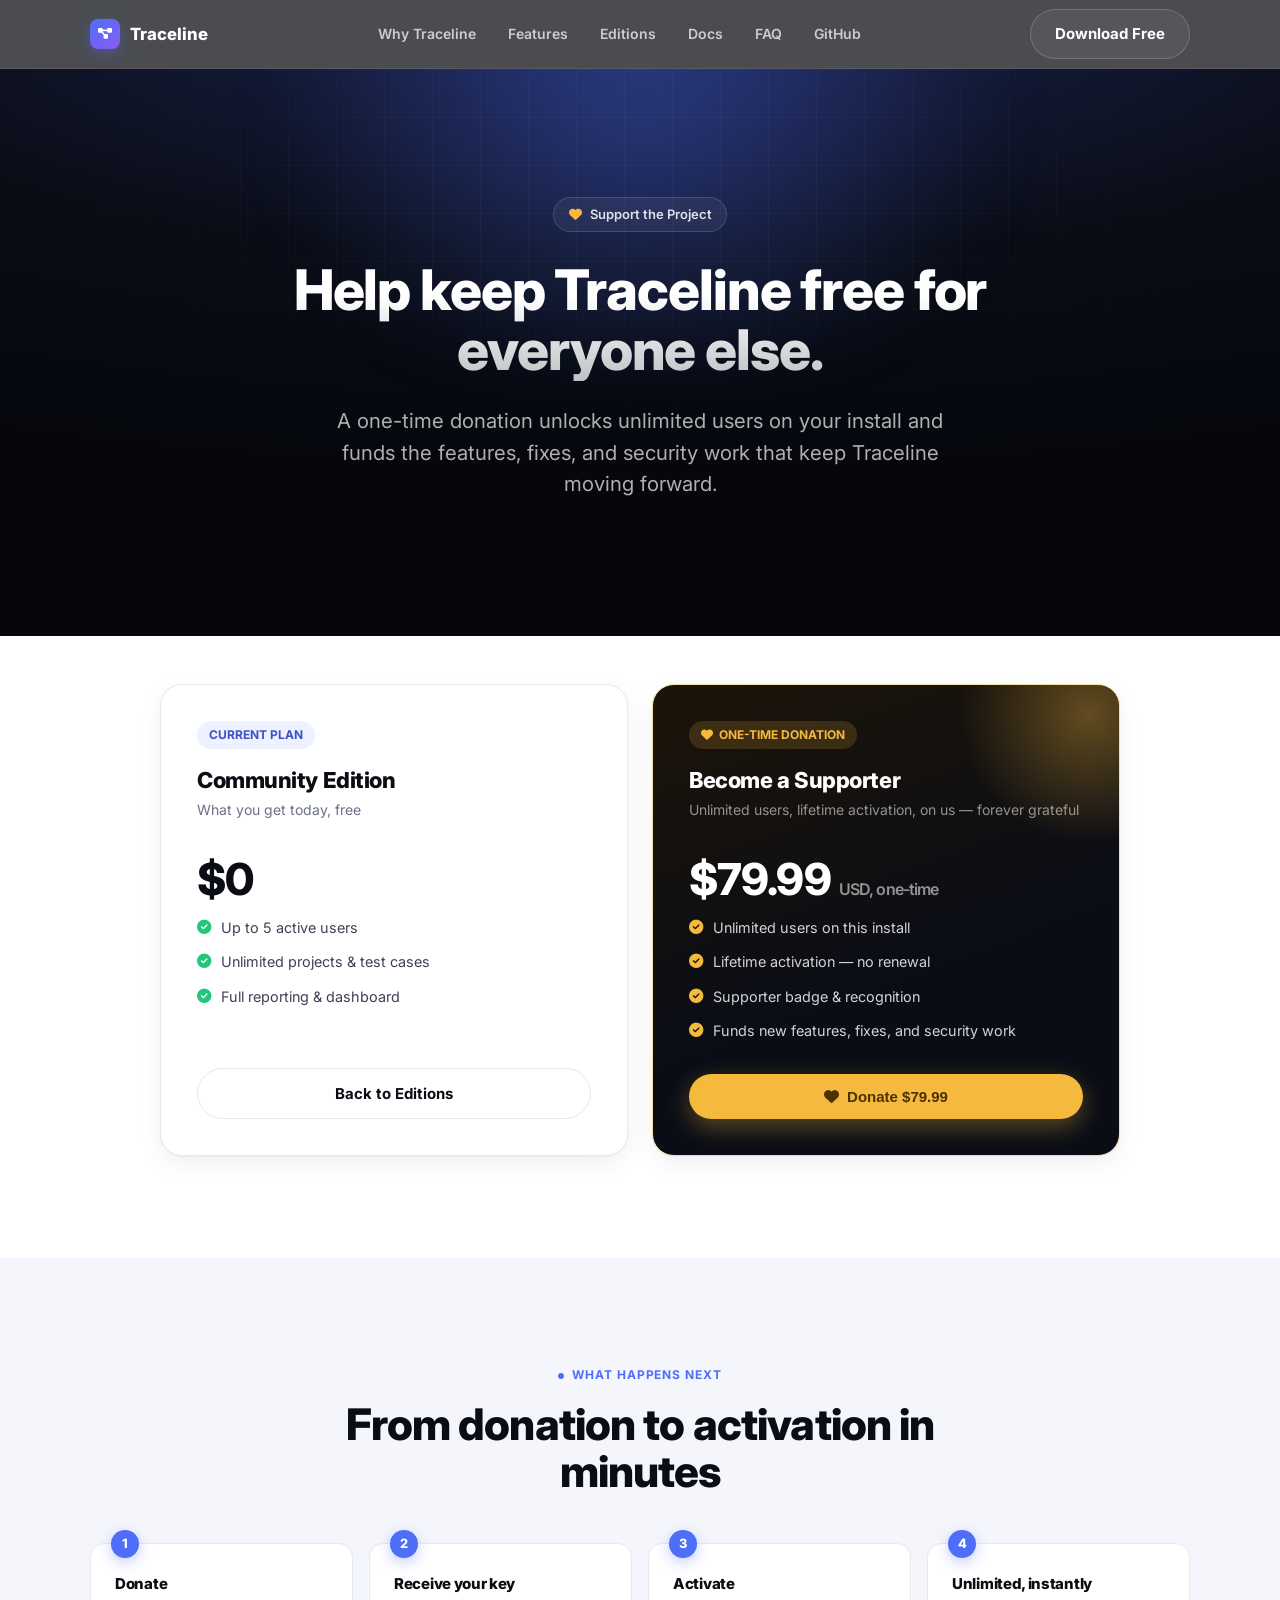
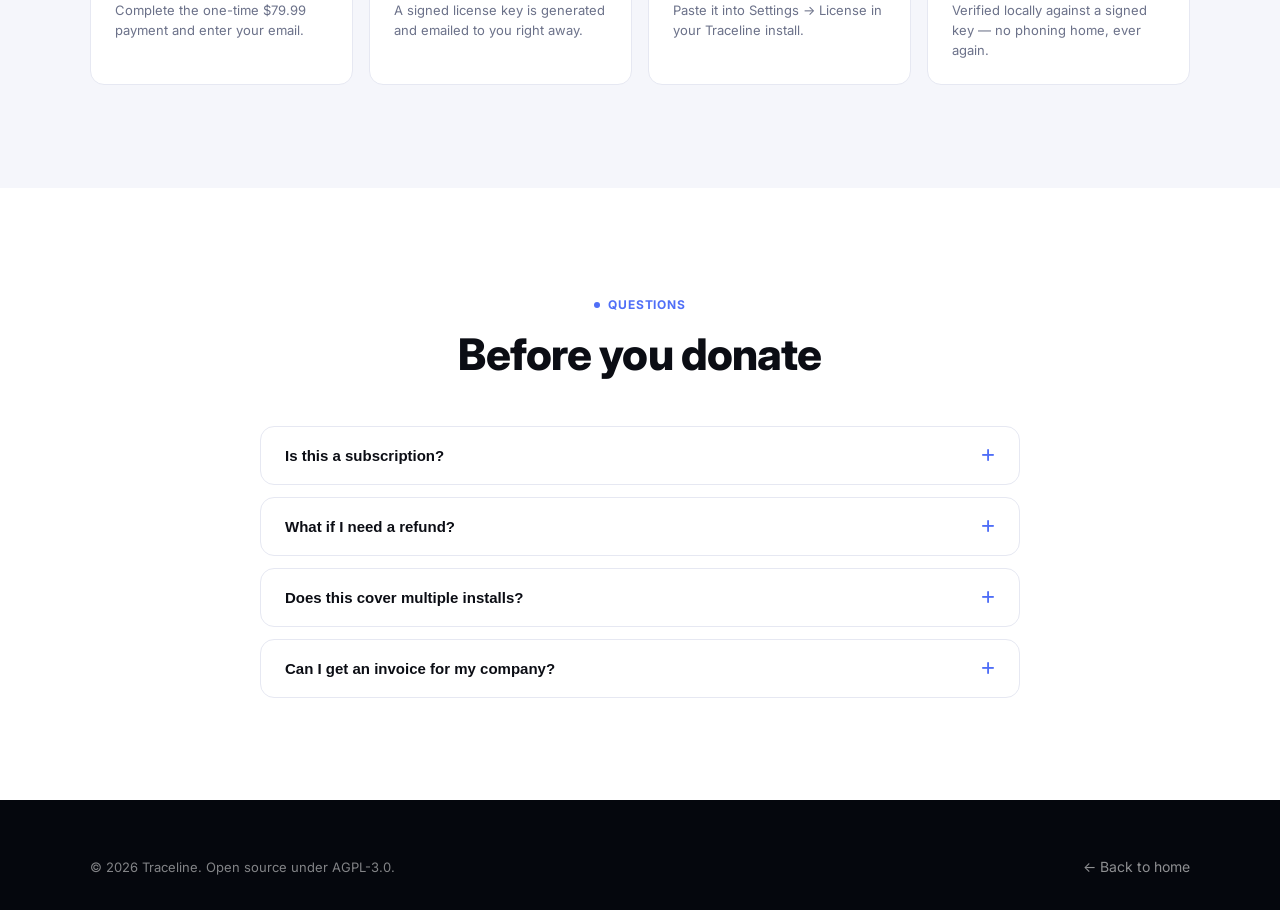
<file: support.html>
<!DOCTYPE html>
<html lang="en">
<head>
<meta charset="UTF-8">
<meta name="viewport" content="width=device-width, initial-scale=1.0">
<title>Support Traceline — Become a Supporter</title>
<meta name="description" content="Make a one-time donation to unlock unlimited users and help fund Traceline's continued development.">
<link rel="preconnect" href="https://fonts.googleapis.com">
<link href="https://fonts.googleapis.com/css2?family=Inter:wght@400;500;600;700;800&family=JetBrains+Mono:wght@500;600&display=swap" rel="stylesheet">
<link rel="stylesheet" href="https://cdnjs.cloudflare.com/ajax/libs/font-awesome/6.4.0/css/all.min.css">
<link rel="stylesheet" href="css/style.css">
</head>
<body>

<nav class="nav">
  <div class="wrap">
    <a href="index.html" class="nav-logo">
      <span class="nav-logo-mark"><i class="fas fa-diagram-project"></i></span>
      Traceline
    </a>
    <div class="nav-links">
      <a href="index.html#why">Why Traceline</a>
      <a href="index.html#features">Features</a>
      <a href="index.html#editions">Editions</a>
      <a href="docs/index.html">Docs</a>
      <a href="index.html#faq">FAQ</a>
      <a href="https://github.com/99CIPHON99/traceline" target="_blank" rel="noopener">GitHub</a>
      <div class="nav-links-mobile-cta">
        <a href="index.html#editions" class="btn btn-ghost-dark btn-block">Download Free</a>
      </div>
    </div>
    <div class="nav-actions">
      <a href="index.html#editions" class="btn btn-ghost-dark">Download Free</a>
    </div>
    <button class="nav-burger" aria-label="Menu"><i class="fas fa-bars"></i></button>
  </div>
</nav>

<header class="hero" style="padding-bottom: clamp(4rem, 8vw, 6rem);">
  <div class="wrap hero-inner">
    <div class="hero-badge"><i class="fas fa-heart" style="color:var(--gold);"></i> Support the Project</div>
    <h1 style="font-size:clamp(2.25rem, 5vw, 3.5rem);">Help keep Traceline free for everyone else.</h1>
    <p class="hero-sub">
      A one-time donation unlocks unlimited users on your install and funds the
      features, fixes, and security work that keep Traceline moving forward.
    </p>
  </div>
</header>

<section class="section" style="padding-top: clamp(2rem, 5vw, 3rem);">
  <div class="wrap">
    <div class="pricing-grid" style="max-width:960px;margin:0 auto;">
      <div class="price-card">
        <span class="price-badge community">CURRENT PLAN</span>
        <h3>Community Edition</h3>
        <div class="price-sub">What you get today, free</div>
        <div class="price-amount">$0</div>
        <ul class="price-list">
          <li><i class="fas fa-circle-check"></i> Up to 5 active users</li>
          <li><i class="fas fa-circle-check"></i> Unlimited projects &amp; test cases</li>
          <li><i class="fas fa-circle-check"></i> Full reporting &amp; dashboard</li>
        </ul>
        <a href="index.html#editions" class="btn btn-outline btn-block">Back to Editions</a>
      </div>

      <div class="price-card supporter">
        <span class="price-badge supporter-badge"><i class="fas fa-heart"></i> ONE-TIME DONATION</span>
        <h3>Become a Supporter</h3>
        <div class="price-sub">Unlimited users, lifetime activation, on us — forever grateful</div>
        <div class="price-amount">$79.99 <span>USD, one-time</span></div>
        <ul class="price-list">
          <li><i class="fas fa-circle-check"></i> Unlimited users on this install</li>
          <li><i class="fas fa-circle-check"></i> Lifetime activation — no renewal</li>
          <li><i class="fas fa-circle-check"></i> Supporter badge &amp; recognition</li>
          <li><i class="fas fa-circle-check"></i> Funds new features, fixes, and security work</li>
        </ul>
        <button class="btn btn-gold btn-block" id="donate-btn" type="button">
          <i class="fas fa-heart"></i> Donate $79.99
        </button>
      </div>
    </div>

    <!-- Payment processing not wired up yet — placeholder notice, shown honestly rather than a fake/broken checkout -->
    <div id="donate-notice" style="display:none;max-width:640px;margin:2rem auto 0;padding:1.5rem 1.75rem;border-radius:var(--r-md);background:var(--accent-tint);border:1px solid #c7d2fe;">
      <p style="margin:0;color:var(--ink-700);font-size:.9375rem;">
        <i class="fas fa-circle-info" style="color:var(--accent);margin-right:.5rem;"></i>
        Online checkout isn't wired up on this preview yet. In the meantime, email
        <strong>support@traceline.dev</strong> with your organization name and we'll
        arrange payment and send your license key by hand. This notice goes away the
        moment the real donation flow ships.
      </p>
    </div>
  </div>
</section>

<section class="section" style="background:var(--paper-tint);">
  <div class="wrap">
    <div class="section-head">
      <div class="eyebrow" style="justify-content:center;">What Happens Next</div>
      <h2>From donation to activation in minutes</h2>
    </div>
    <div class="flow-steps" style="counter-reset: flow;">
      <div class="flow-step" style="background:var(--paper);border-color:var(--paper-line);">
        <h4 style="color:var(--ink-900);">Donate</h4>
        <p style="color:var(--ink-500);">Complete the one-time $79.99 payment and enter your email.</p>
      </div>
      <div class="flow-step" style="background:var(--paper);border-color:var(--paper-line);">
        <h4 style="color:var(--ink-900);">Receive your key</h4>
        <p style="color:var(--ink-500);">A signed license key is generated and emailed to you right away.</p>
      </div>
      <div class="flow-step" style="background:var(--paper);border-color:var(--paper-line);">
        <h4 style="color:var(--ink-900);">Activate</h4>
        <p style="color:var(--ink-500);">Paste it into Settings → License in your Traceline install.</p>
      </div>
      <div class="flow-step" style="background:var(--paper);border-color:var(--paper-line);">
        <h4 style="color:var(--ink-900);">Unlimited, instantly</h4>
        <p style="color:var(--ink-500);">Verified locally against a signed key — no phoning home, ever again.</p>
      </div>
    </div>
  </div>
</section>

<section class="section">
  <div class="wrap">
    <div class="section-head">
      <div class="eyebrow" style="justify-content:center;">Questions</div>
      <h2>Before you donate</h2>
    </div>
    <div class="faq-list">
      <div class="faq-item">
        <button class="faq-q">Is this a subscription? <i class="fas fa-plus"></i></button>
        <div class="faq-a"><p>No. It's a single one-time payment. There's nothing to cancel, ever.</p></div>
      </div>
      <div class="faq-item">
        <button class="faq-q">What if I need a refund? <i class="fas fa-plus"></i></button>
        <div class="faq-a"><p>Email support@traceline.dev within 14 days and we'll refund it, no questions asked — your license key will simply stop verifying.</p></div>
      </div>
      <div class="faq-item">
        <button class="faq-q">Does this cover multiple installs? <i class="fas fa-plus"></i></button>
        <div class="faq-a"><p>A license key activates unlimited users on the install(s) you use it on — there's no per-seat or per-server metering. If you're running many separate organizations on separate installs, consider a donation per organization to keep funding proportional to the value received.</p></div>
      </div>
      <div class="faq-item">
        <button class="faq-q">Can I get an invoice for my company? <i class="fas fa-plus"></i></button>
        <div class="faq-a"><p>Yes — email support@traceline.dev after donating and we'll send one.</p></div>
      </div>
    </div>
  </div>
</section>

<footer class="footer">
  <div class="wrap">
    <div class="footer-bottom" style="border-top:none;padding-top:0;">
      <span>© 2026 Traceline. Open source under AGPL-3.0.</span>
      <a href="index.html">&larr; Back to home</a>
    </div>
  </div>
</footer>

<script src="js/main.js"></script>
<script>
document.getElementById('donate-btn').addEventListener('click', function () {
  document.getElementById('donate-notice').style.display = 'block';
  document.getElementById('donate-notice').scrollIntoView({ behavior: 'smooth', block: 'center' });
});
</script>
</body>
</html>
</file>
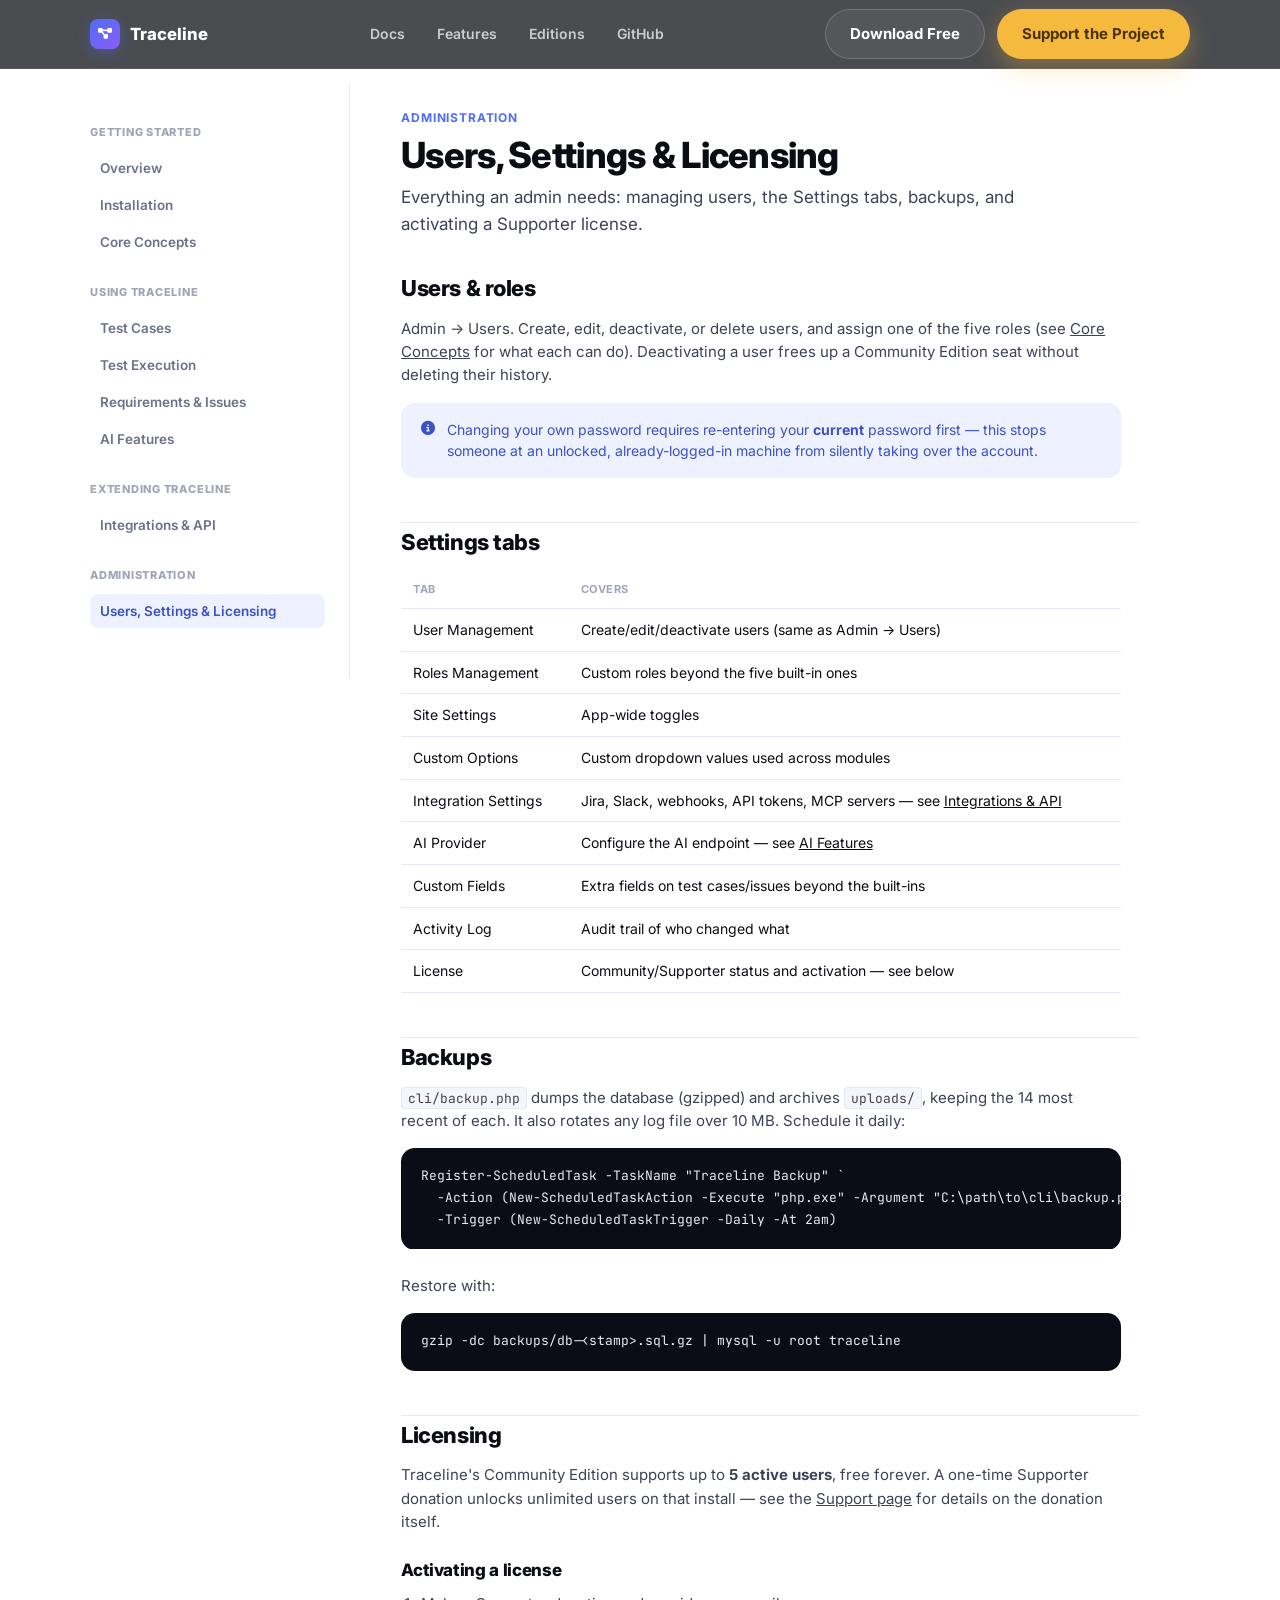
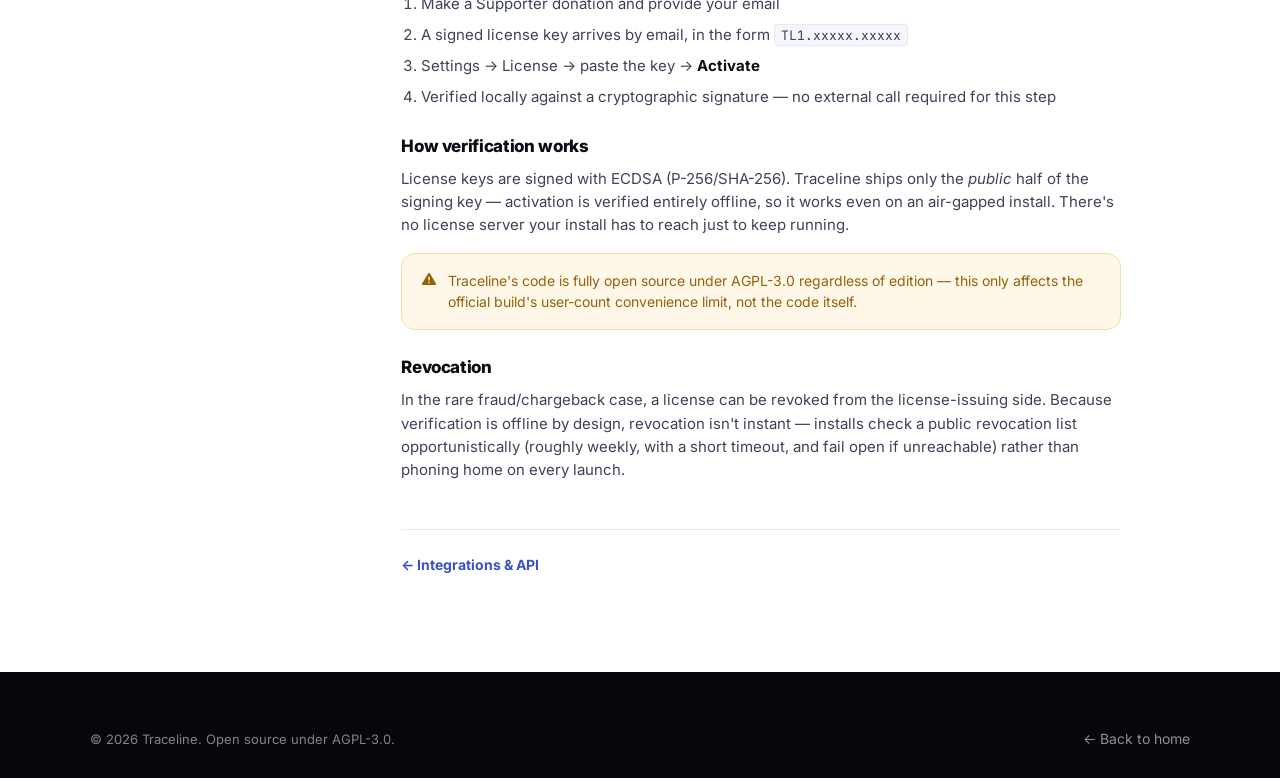
<file: docs/administration.html>
<!DOCTYPE html>
<html lang="en">
<head>
<meta charset="UTF-8">
<meta name="viewport" content="width=device-width, initial-scale=1.0">
<title>Administration — Traceline Docs</title>
<meta name="description" content="Users and roles, settings, backups, and Supporter license activation in Traceline.">
<link rel="preconnect" href="https://fonts.googleapis.com">
<link href="https://fonts.googleapis.com/css2?family=Inter:wght@400;500;600;700;800&family=JetBrains+Mono:wght@500;600&display=swap" rel="stylesheet">
<link rel="stylesheet" href="https://cdnjs.cloudflare.com/ajax/libs/font-awesome/6.4.0/css/all.min.css">
<link rel="stylesheet" href="../css/style.css">
<link rel="stylesheet" href="../css/docs.css">
</head>
<body>

<nav class="nav">
  <div class="wrap">
    <a href="../index.html" class="nav-logo"><span class="nav-logo-mark"><i class="fas fa-diagram-project"></i></span> Traceline</a>
    <div class="nav-links">
      <a href="index.html">Docs</a>
      <a href="../index.html#features">Features</a>
      <a href="../index.html#editions">Editions</a>
      <a href="https://github.com/99CIPHON99/traceline" target="_blank" rel="noopener">GitHub</a>
      <div class="nav-links-mobile-cta">
        <a href="../index.html#editions" class="btn btn-ghost-dark btn-block">Download Free</a>
        <a href="../support.html" class="btn btn-gold btn-block">Support the Project</a>
      </div>
    </div>
    <div class="nav-actions">
      <a href="../index.html#editions" class="btn btn-ghost-dark">Download Free</a>
      <a href="../support.html" class="btn btn-gold">Support the Project</a>
    </div>
    <button class="nav-burger" aria-label="Menu"><i class="fas fa-bars"></i></button>
  </div>
</nav>

<div class="wrap">
  <div class="docs-shell">
    <aside class="docs-sidebar"><div id="docs-sidebar-nav"></div></aside>
    <main class="docs-content">
      <div class="docs-eyebrow">Administration</div>
      <h1>Users, Settings &amp; Licensing</h1>
      <p class="lede">Everything an admin needs: managing users, the Settings tabs, backups, and activating a Supporter license.</p>

      <h2>Users &amp; roles</h2>
      <p>Admin → Users. Create, edit, deactivate, or delete users, and assign one of the five roles (see <a href="core-concepts.html">Core Concepts</a> for what each can do). Deactivating a user frees up a Community Edition seat without deleting their history.</p>
      <div class="docs-callout tip">
        <i class="fas fa-circle-info"></i>
        <p>Changing your own password requires re-entering your <strong>current</strong> password first — this stops someone at an unlocked, already-logged-in machine from silently taking over the account.</p>
      </div>

      <h2>Settings tabs</h2>
      <table class="docs-table">
        <tr><th>Tab</th><th>Covers</th></tr>
        <tr><td>User Management</td><td>Create/edit/deactivate users (same as Admin → Users)</td></tr>
        <tr><td>Roles Management</td><td>Custom roles beyond the five built-in ones</td></tr>
        <tr><td>Site Settings</td><td>App-wide toggles</td></tr>
        <tr><td>Custom Options</td><td>Custom dropdown values used across modules</td></tr>
        <tr><td>Integration Settings</td><td>Jira, Slack, webhooks, API tokens, MCP servers — see <a href="integrations-api.html">Integrations &amp; API</a></td></tr>
        <tr><td>AI Provider</td><td>Configure the AI endpoint — see <a href="ai-features.html">AI Features</a></td></tr>
        <tr><td>Custom Fields</td><td>Extra fields on test cases/issues beyond the built-ins</td></tr>
        <tr><td>Activity Log</td><td>Audit trail of who changed what</td></tr>
        <tr><td>License</td><td>Community/Supporter status and activation — see below</td></tr>
      </table>

      <h2>Backups</h2>
      <p><code>cli/backup.php</code> dumps the database (gzipped) and archives <code>uploads/</code>, keeping the 14 most recent of each. It also rotates any log file over 10 MB. Schedule it daily:</p>
      <pre><code>Register-ScheduledTask -TaskName "Traceline Backup" `
  -Action (New-ScheduledTaskAction -Execute "php.exe" -Argument "C:\path\to\cli\backup.php") `
  -Trigger (New-ScheduledTaskTrigger -Daily -At 2am)</code></pre>
      <p>Restore with:</p>
      <pre><code>gzip -dc backups/db-&lt;stamp&gt;.sql.gz | mysql -u root traceline</code></pre>

      <h2 id="licensing">Licensing</h2>
      <p>Traceline's Community Edition supports up to <strong>5 active users</strong>, free forever. A one-time Supporter donation unlocks unlimited users on that install — see the <a href="../support.html">Support page</a> for details on the donation itself.</p>

      <h3>Activating a license</h3>
      <ol>
        <li>Make a Supporter donation and provide your email</li>
        <li>A signed license key arrives by email, in the form <code>TL1.xxxxx.xxxxx</code></li>
        <li>Settings → License → paste the key → <strong>Activate</strong></li>
        <li>Verified locally against a cryptographic signature — no external call required for this step</li>
      </ol>

      <h3>How verification works</h3>
      <p>License keys are signed with ECDSA (P-256/SHA-256). Traceline ships only the <em>public</em> half of the signing key — activation is verified entirely offline, so it works even on an air-gapped install. There's no license server your install has to reach just to keep running.</p>

      <div class="docs-callout warn">
        <i class="fas fa-triangle-exclamation"></i>
        <p>Traceline's code is fully open source under AGPL-3.0 regardless of edition — this only affects the official build's user-count convenience limit, not the code itself.</p>
      </div>

      <h3>Revocation</h3>
      <p>In the rare fraud/chargeback case, a license can be revoked from the license-issuing side. Because verification is offline by design, revocation isn't instant — installs check a public revocation list opportunistically (roughly weekly, with a short timeout, and fail open if unreachable) rather than phoning home on every launch.</p>

      <div class="docs-next">
        <a href="integrations-api.html">&larr; Integrations &amp; API</a>
        <span></span>
      </div>
    </main>
  </div>
</div>

<footer class="footer">
  <div class="wrap">
    <div class="footer-bottom" style="border-top:none;padding-top:0;">
      <span>© 2026 Traceline. Open source under AGPL-3.0.</span>
      <a href="../index.html">&larr; Back to home</a>
    </div>
  </div>
</footer>

<script src="../js/main.js"></script>
<script src="../js/docs-nav.js"></script>
</body>
</html>
</file>
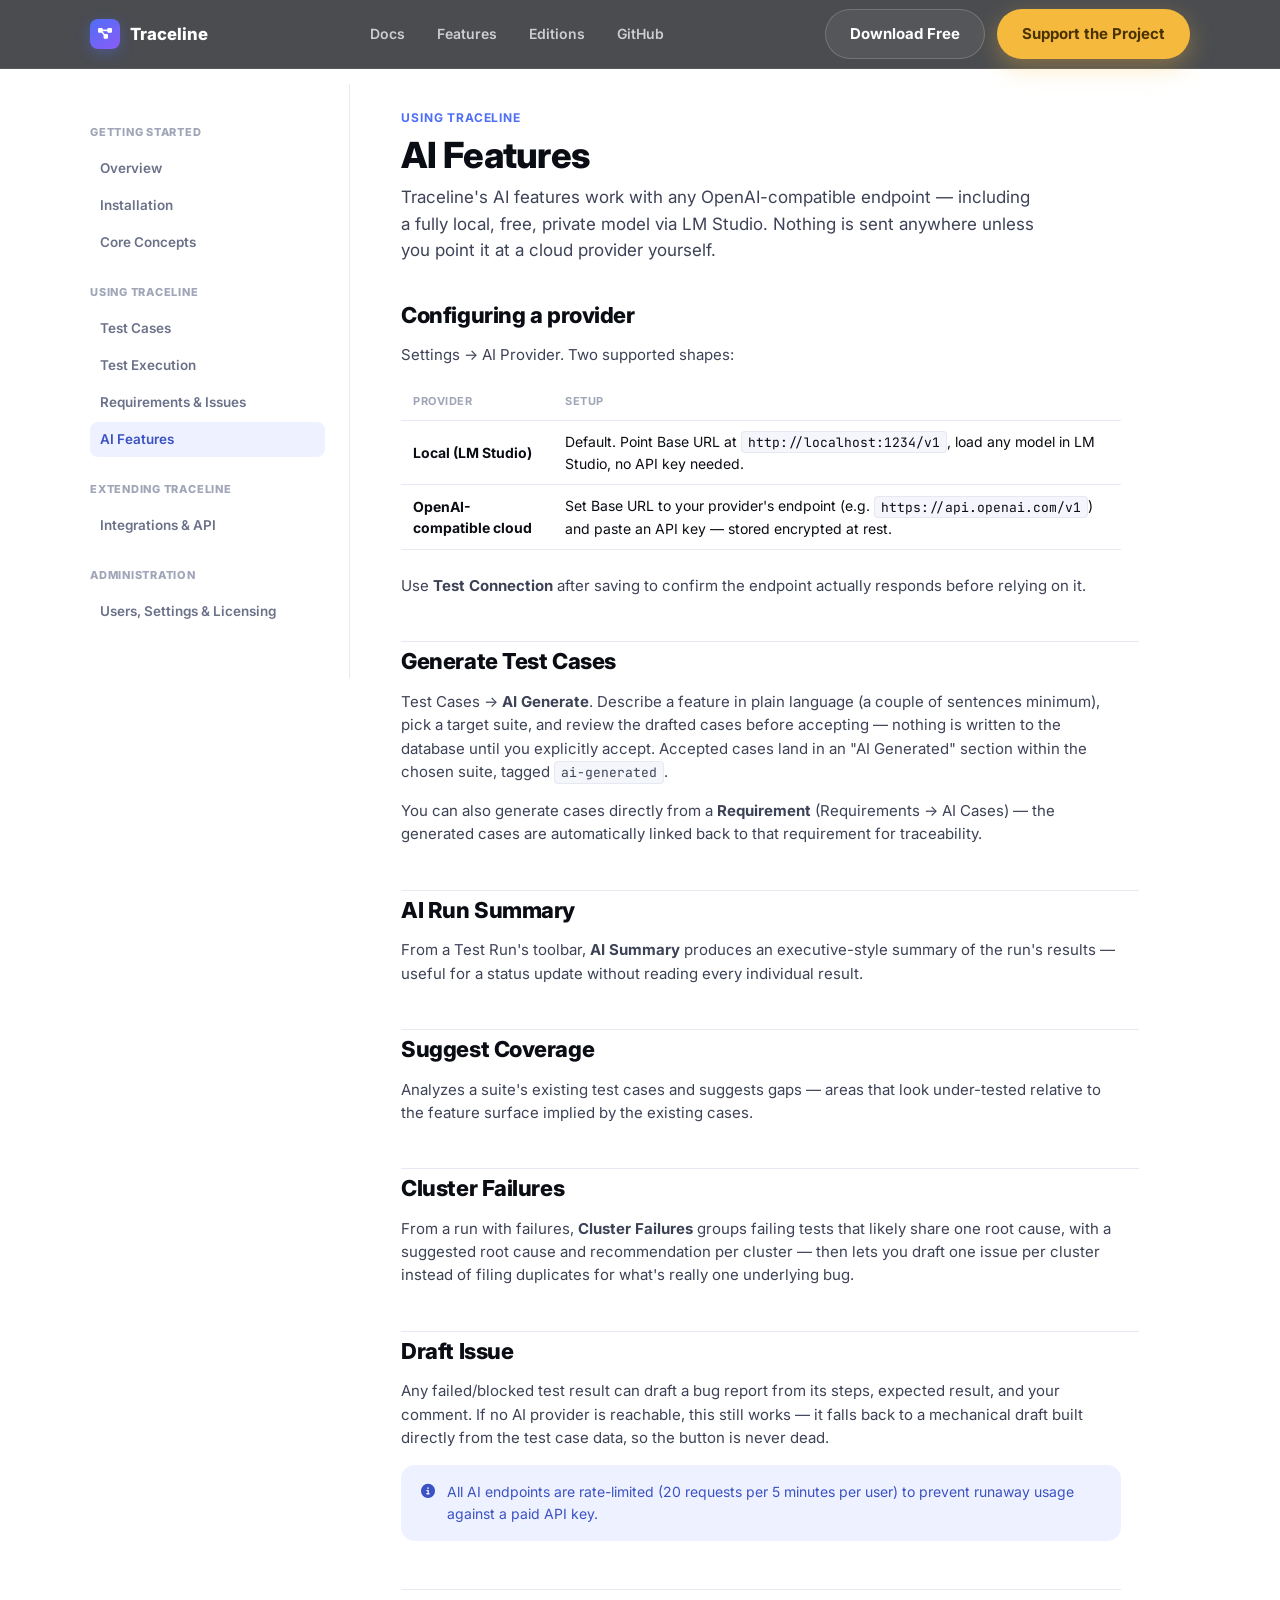
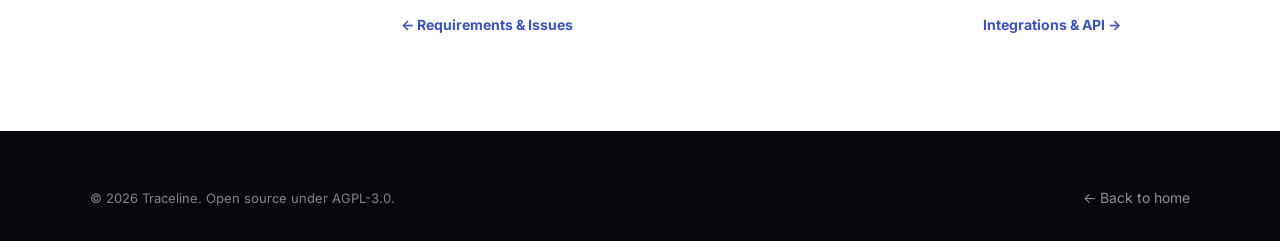
<file: docs/ai-features.html>
<!DOCTYPE html>
<html lang="en">
<head>
<meta charset="UTF-8">
<meta name="viewport" content="width=device-width, initial-scale=1.0">
<title>AI Features — Traceline Docs</title>
<meta name="description" content="Configuring an AI provider and using Traceline's AI-assisted test case generation, run summaries, and failure clustering.">
<link rel="preconnect" href="https://fonts.googleapis.com">
<link href="https://fonts.googleapis.com/css2?family=Inter:wght@400;500;600;700;800&family=JetBrains+Mono:wght@500;600&display=swap" rel="stylesheet">
<link rel="stylesheet" href="https://cdnjs.cloudflare.com/ajax/libs/font-awesome/6.4.0/css/all.min.css">
<link rel="stylesheet" href="../css/style.css">
<link rel="stylesheet" href="../css/docs.css">
</head>
<body>

<nav class="nav">
  <div class="wrap">
    <a href="../index.html" class="nav-logo"><span class="nav-logo-mark"><i class="fas fa-diagram-project"></i></span> Traceline</a>
    <div class="nav-links">
      <a href="index.html">Docs</a>
      <a href="../index.html#features">Features</a>
      <a href="../index.html#editions">Editions</a>
      <a href="https://github.com/99CIPHON99/traceline" target="_blank" rel="noopener">GitHub</a>
      <div class="nav-links-mobile-cta">
        <a href="../index.html#editions" class="btn btn-ghost-dark btn-block">Download Free</a>
        <a href="../support.html" class="btn btn-gold btn-block">Support the Project</a>
      </div>
    </div>
    <div class="nav-actions">
      <a href="../index.html#editions" class="btn btn-ghost-dark">Download Free</a>
      <a href="../support.html" class="btn btn-gold">Support the Project</a>
    </div>
    <button class="nav-burger" aria-label="Menu"><i class="fas fa-bars"></i></button>
  </div>
</nav>

<div class="wrap">
  <div class="docs-shell">
    <aside class="docs-sidebar"><div id="docs-sidebar-nav"></div></aside>
    <main class="docs-content">
      <div class="docs-eyebrow">Using Traceline</div>
      <h1>AI Features</h1>
      <p class="lede">Traceline's AI features work with any OpenAI-compatible endpoint — including a fully local, free, private model via LM Studio. Nothing is sent anywhere unless you point it at a cloud provider yourself.</p>

      <h2>Configuring a provider</h2>
      <p>Settings → AI Provider. Two supported shapes:</p>
      <table class="docs-table">
        <tr><th>Provider</th><th>Setup</th></tr>
        <tr><td><strong>Local (LM Studio)</strong></td><td>Default. Point Base URL at <code>http://localhost:1234/v1</code>, load any model in LM Studio, no API key needed.</td></tr>
        <tr><td><strong>OpenAI-compatible cloud</strong></td><td>Set Base URL to your provider's endpoint (e.g. <code>https://api.openai.com/v1</code>) and paste an API key — stored encrypted at rest.</td></tr>
      </table>
      <p>Use <strong>Test Connection</strong> after saving to confirm the endpoint actually responds before relying on it.</p>

      <h2>Generate Test Cases</h2>
      <p>Test Cases → <strong>AI Generate</strong>. Describe a feature in plain language (a couple of sentences minimum), pick a target suite, and review the drafted cases before accepting — nothing is written to the database until you explicitly accept. Accepted cases land in an "AI Generated" section within the chosen suite, tagged <code>ai-generated</code>.</p>
      <p>You can also generate cases directly from a <strong>Requirement</strong> (Requirements → AI Cases) — the generated cases are automatically linked back to that requirement for traceability.</p>

      <h2>AI Run Summary</h2>
      <p>From a Test Run's toolbar, <strong>AI Summary</strong> produces an executive-style summary of the run's results — useful for a status update without reading every individual result.</p>

      <h2>Suggest Coverage</h2>
      <p>Analyzes a suite's existing test cases and suggests gaps — areas that look under-tested relative to the feature surface implied by the existing cases.</p>

      <h2>Cluster Failures</h2>
      <p>From a run with failures, <strong>Cluster Failures</strong> groups failing tests that likely share one root cause, with a suggested root cause and recommendation per cluster — then lets you draft one issue per cluster instead of filing duplicates for what's really one underlying bug.</p>

      <h2>Draft Issue</h2>
      <p>Any failed/blocked test result can draft a bug report from its steps, expected result, and your comment. If no AI provider is reachable, this still works — it falls back to a mechanical draft built directly from the test case data, so the button is never dead.</p>

      <div class="docs-callout tip">
        <i class="fas fa-circle-info"></i>
        <p>All AI endpoints are rate-limited (20 requests per 5 minutes per user) to prevent runaway usage against a paid API key.</p>
      </div>

      <div class="docs-next">
        <a href="requirements-issues.html">&larr; Requirements &amp; Issues</a>
        <a href="integrations-api.html">Integrations &amp; API &rarr;</a>
      </div>
    </main>
  </div>
</div>

<footer class="footer">
  <div class="wrap">
    <div class="footer-bottom" style="border-top:none;padding-top:0;">
      <span>© 2026 Traceline. Open source under AGPL-3.0.</span>
      <a href="../index.html">&larr; Back to home</a>
    </div>
  </div>
</footer>

<script src="../js/main.js"></script>
<script src="../js/docs-nav.js"></script>
</body>
</html>
</file>
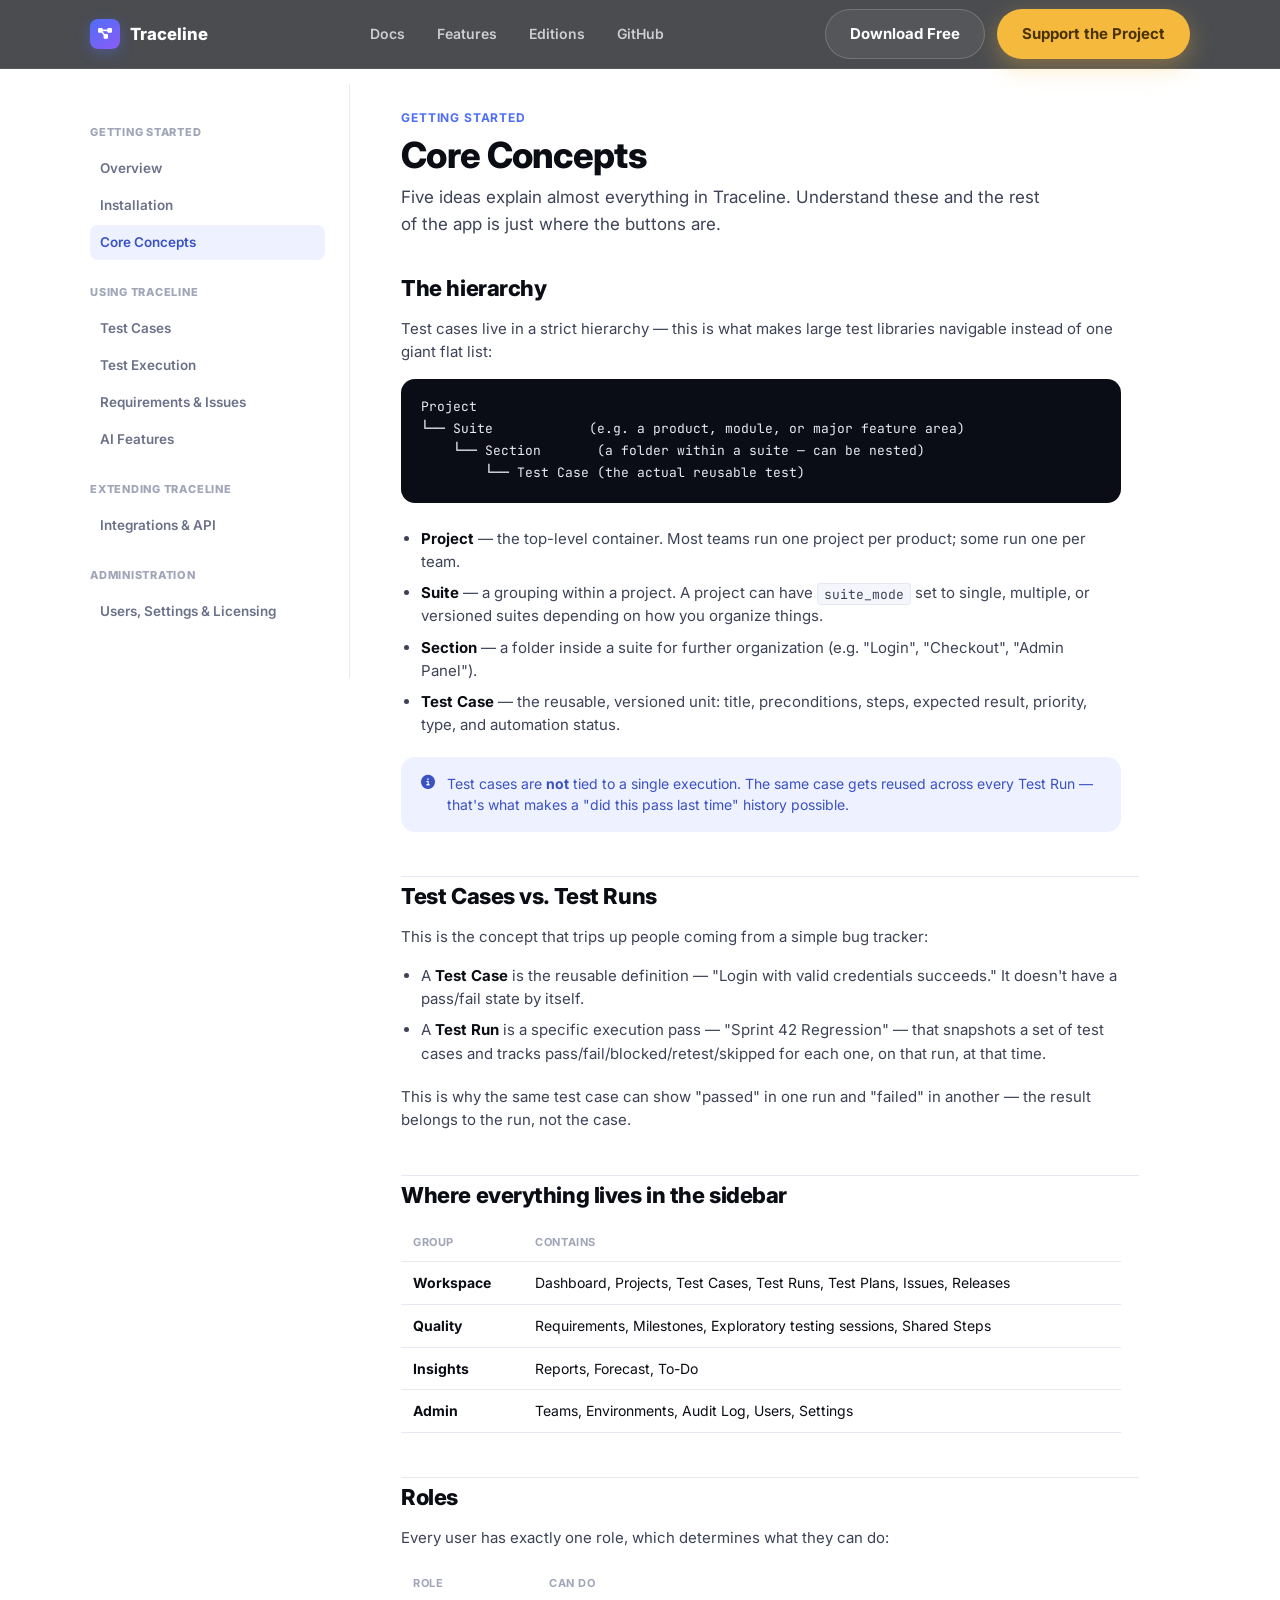
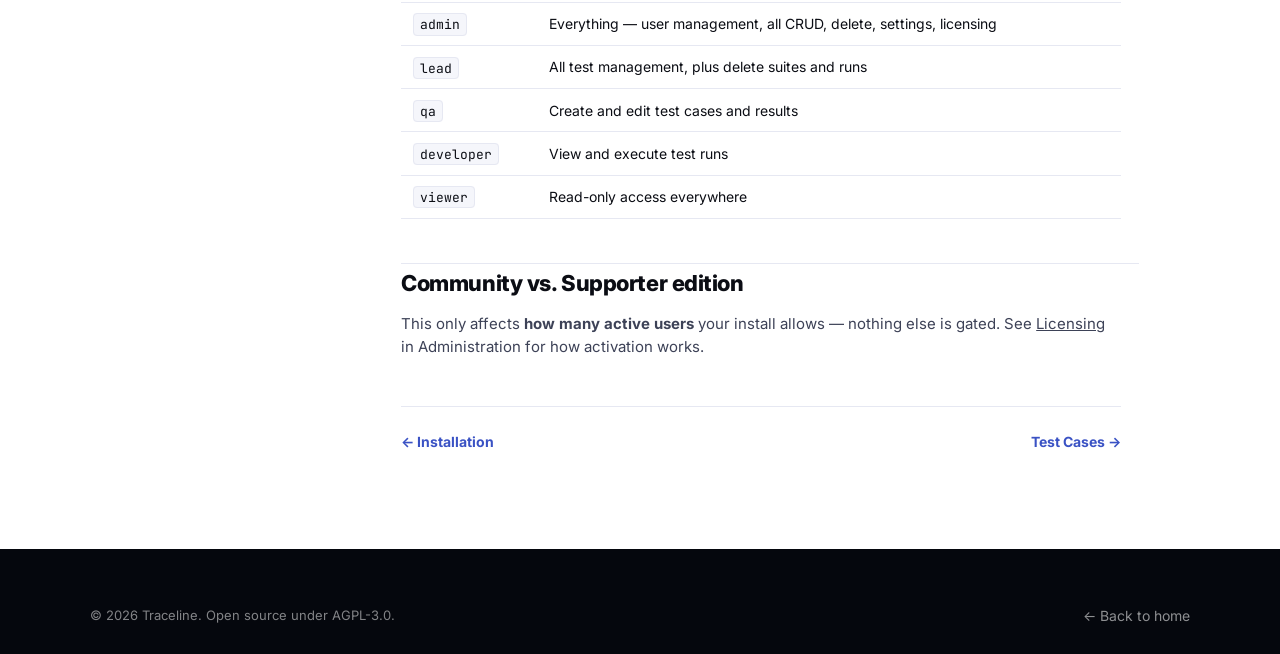
<file: docs/core-concepts.html>
<!DOCTYPE html>
<html lang="en">
<head>
<meta charset="UTF-8">
<meta name="viewport" content="width=device-width, initial-scale=1.0">
<title>Core Concepts — Traceline Docs</title>
<meta name="description" content="How Projects, Suites, Sections, Test Cases, and Test Runs fit together in Traceline.">
<link rel="preconnect" href="https://fonts.googleapis.com">
<link href="https://fonts.googleapis.com/css2?family=Inter:wght@400;500;600;700;800&family=JetBrains+Mono:wght@500;600&display=swap" rel="stylesheet">
<link rel="stylesheet" href="https://cdnjs.cloudflare.com/ajax/libs/font-awesome/6.4.0/css/all.min.css">
<link rel="stylesheet" href="../css/style.css">
<link rel="stylesheet" href="../css/docs.css">
</head>
<body>

<nav class="nav">
  <div class="wrap">
    <a href="../index.html" class="nav-logo"><span class="nav-logo-mark"><i class="fas fa-diagram-project"></i></span> Traceline</a>
    <div class="nav-links">
      <a href="index.html">Docs</a>
      <a href="../index.html#features">Features</a>
      <a href="../index.html#editions">Editions</a>
      <a href="https://github.com/99CIPHON99/traceline" target="_blank" rel="noopener">GitHub</a>
      <div class="nav-links-mobile-cta">
        <a href="../index.html#editions" class="btn btn-ghost-dark btn-block">Download Free</a>
        <a href="../support.html" class="btn btn-gold btn-block">Support the Project</a>
      </div>
    </div>
    <div class="nav-actions">
      <a href="../index.html#editions" class="btn btn-ghost-dark">Download Free</a>
      <a href="../support.html" class="btn btn-gold">Support the Project</a>
    </div>
    <button class="nav-burger" aria-label="Menu"><i class="fas fa-bars"></i></button>
  </div>
</nav>

<div class="wrap">
  <div class="docs-shell">
    <aside class="docs-sidebar"><div id="docs-sidebar-nav"></div></aside>
    <main class="docs-content">
      <div class="docs-eyebrow">Getting Started</div>
      <h1>Core Concepts</h1>
      <p class="lede">Five ideas explain almost everything in Traceline. Understand these and the rest of the app is just where the buttons are.</p>

      <h2>The hierarchy</h2>
      <p>Test cases live in a strict hierarchy — this is what makes large test libraries navigable instead of one giant flat list:</p>
      <pre><code>Project
└── Suite            (e.g. a product, module, or major feature area)
    └── Section       (a folder within a suite — can be nested)
        └── Test Case (the actual reusable test)</code></pre>
      <ul>
        <li><strong>Project</strong> — the top-level container. Most teams run one project per product; some run one per team.</li>
        <li><strong>Suite</strong> — a grouping within a project. A project can have <code>suite_mode</code> set to single, multiple, or versioned suites depending on how you organize things.</li>
        <li><strong>Section</strong> — a folder inside a suite for further organization (e.g. "Login", "Checkout", "Admin Panel").</li>
        <li><strong>Test Case</strong> — the reusable, versioned unit: title, preconditions, steps, expected result, priority, type, and automation status.</li>
      </ul>

      <div class="docs-callout tip">
        <i class="fas fa-circle-info"></i>
        <p>Test cases are <strong>not</strong> tied to a single execution. The same case gets reused across every Test Run — that's what makes a "did this pass last time" history possible.</p>
      </div>

      <h2>Test Cases vs. Test Runs</h2>
      <p>This is the concept that trips up people coming from a simple bug tracker:</p>
      <ul>
        <li>A <strong>Test Case</strong> is the reusable definition — "Login with valid credentials succeeds." It doesn't have a pass/fail state by itself.</li>
        <li>A <strong>Test Run</strong> is a specific execution pass — "Sprint 42 Regression" — that snapshots a set of test cases and tracks pass/fail/blocked/retest/skipped for each one, on that run, at that time.</li>
      </ul>
      <p>This is why the same test case can show "passed" in one run and "failed" in another — the result belongs to the run, not the case.</p>

      <h2>Where everything lives in the sidebar</h2>
      <table class="docs-table">
        <tr><th>Group</th><th>Contains</th></tr>
        <tr><td><strong>Workspace</strong></td><td>Dashboard, Projects, Test Cases, Test Runs, Test Plans, Issues, Releases</td></tr>
        <tr><td><strong>Quality</strong></td><td>Requirements, Milestones, Exploratory testing sessions, Shared Steps</td></tr>
        <tr><td><strong>Insights</strong></td><td>Reports, Forecast, To-Do</td></tr>
        <tr><td><strong>Admin</strong></td><td>Teams, Environments, Audit Log, Users, Settings</td></tr>
      </table>

      <h2>Roles</h2>
      <p>Every user has exactly one role, which determines what they can do:</p>
      <table class="docs-table">
        <tr><th>Role</th><th>Can do</th></tr>
        <tr><td><code>admin</code></td><td>Everything — user management, all CRUD, delete, settings, licensing</td></tr>
        <tr><td><code>lead</code></td><td>All test management, plus delete suites and runs</td></tr>
        <tr><td><code>qa</code></td><td>Create and edit test cases and results</td></tr>
        <tr><td><code>developer</code></td><td>View and execute test runs</td></tr>
        <tr><td><code>viewer</code></td><td>Read-only access everywhere</td></tr>
      </table>

      <h2>Community vs. Supporter edition</h2>
      <p>This only affects <strong>how many active users</strong> your install allows — nothing else is gated. See <a href="administration.html#licensing">Licensing</a> in Administration for how activation works.</p>

      <div class="docs-next">
        <a href="installation.html">&larr; Installation</a>
        <a href="test-cases.html">Test Cases &rarr;</a>
      </div>
    </main>
  </div>
</div>

<footer class="footer">
  <div class="wrap">
    <div class="footer-bottom" style="border-top:none;padding-top:0;">
      <span>© 2026 Traceline. Open source under AGPL-3.0.</span>
      <a href="../index.html">&larr; Back to home</a>
    </div>
  </div>
</footer>

<script src="../js/main.js"></script>
<script src="../js/docs-nav.js"></script>
</body>
</html>
</file>
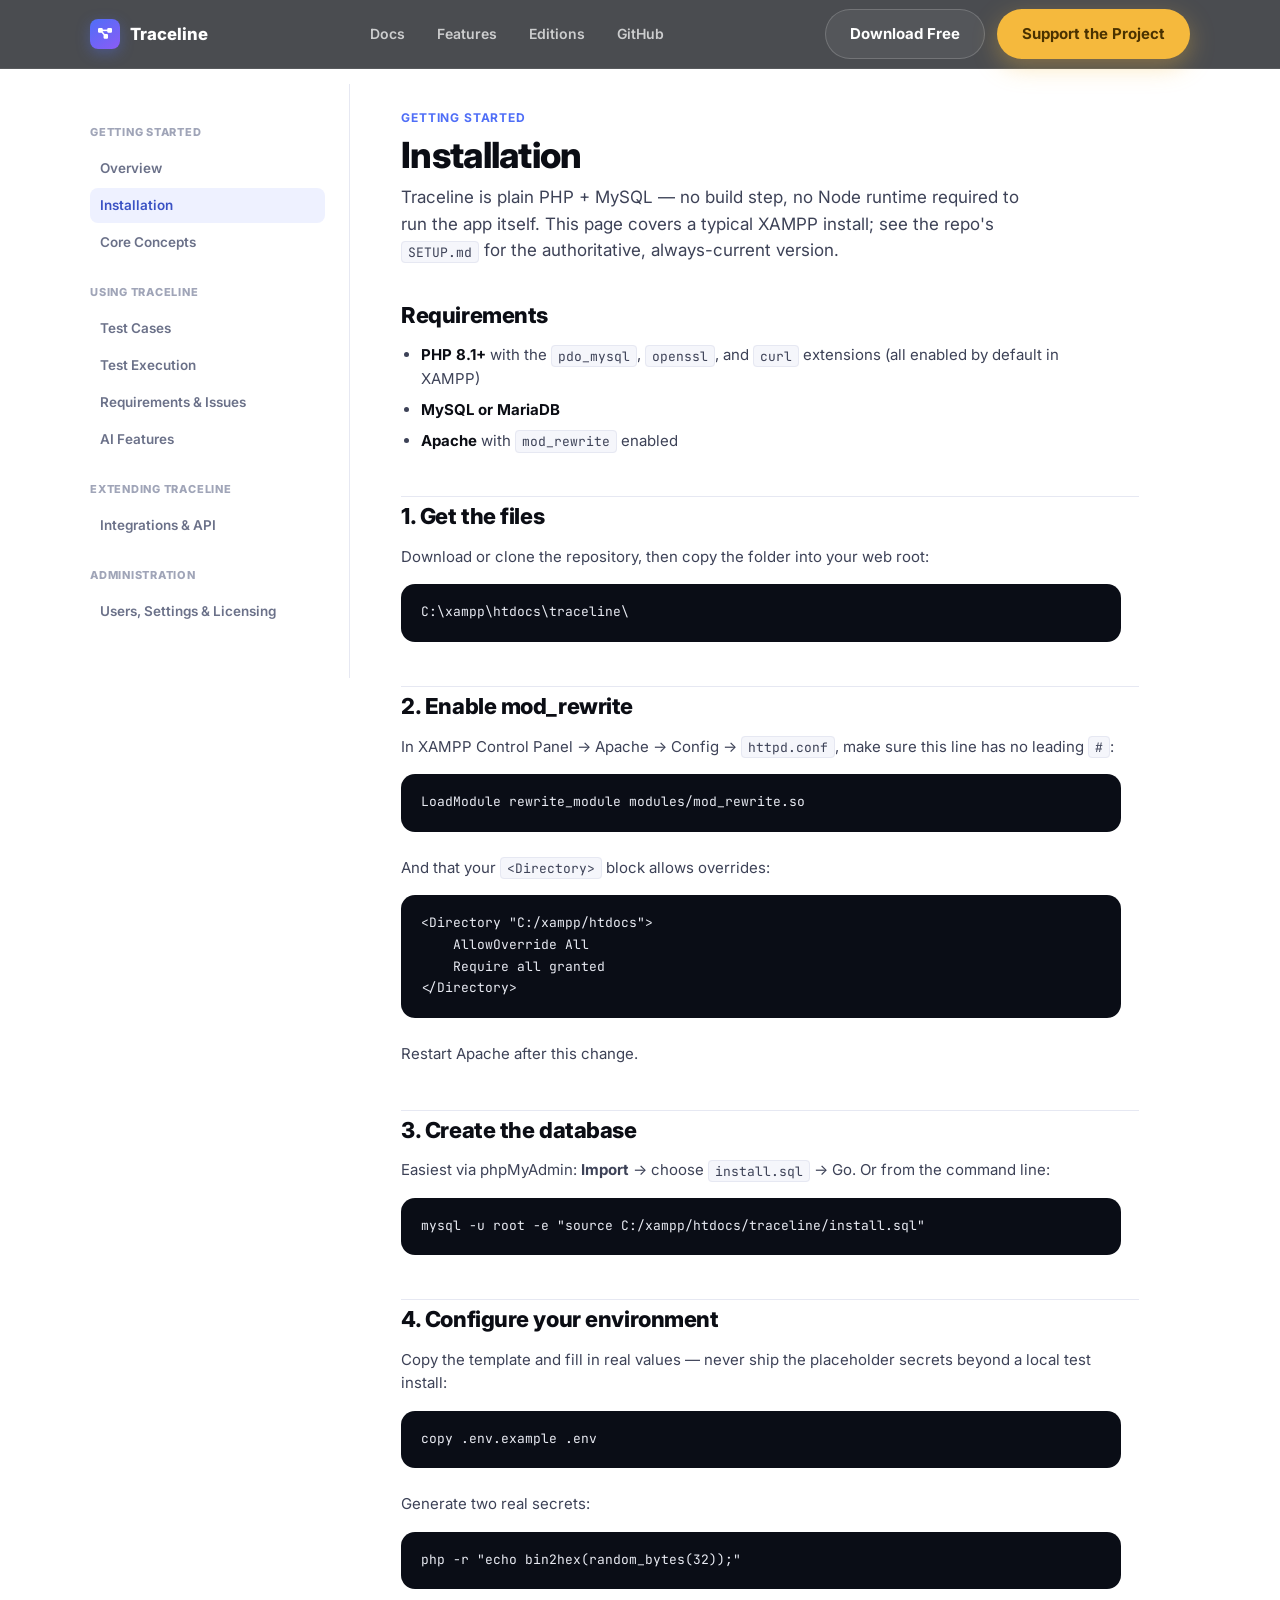
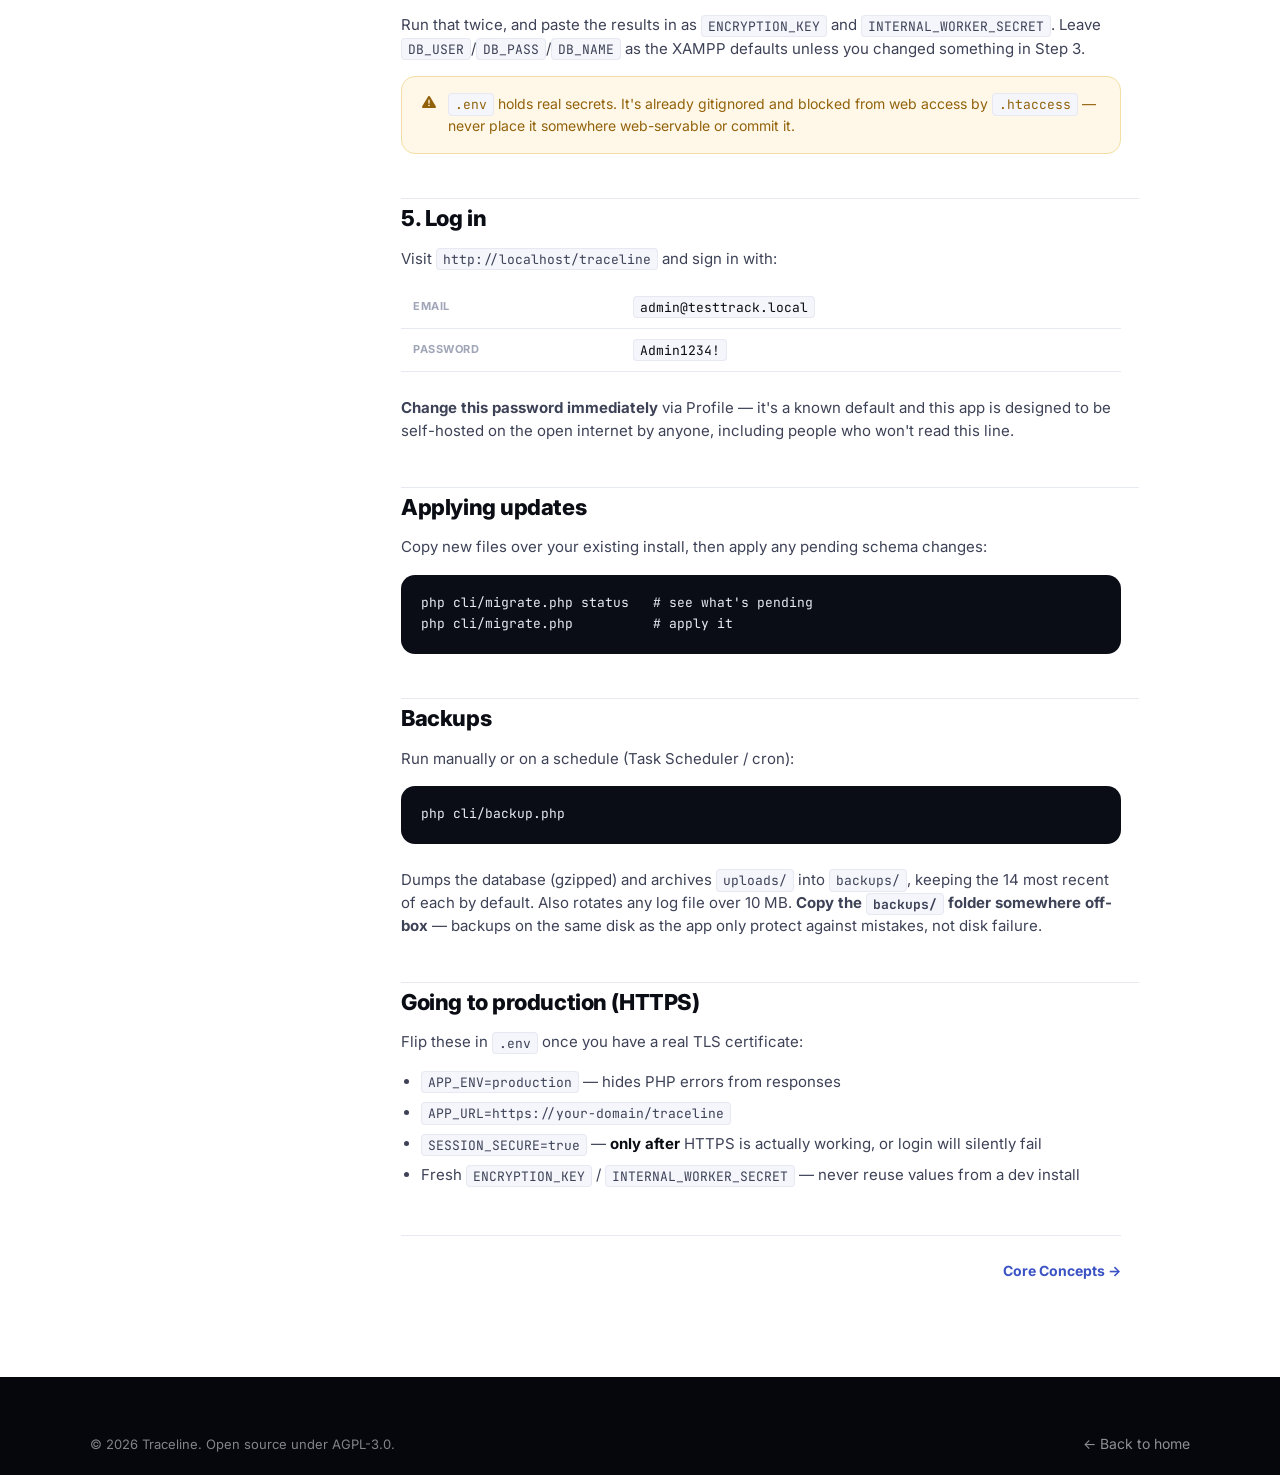
<file: docs/installation.html>
<!DOCTYPE html>
<html lang="en">
<head>
<meta charset="UTF-8">
<meta name="viewport" content="width=device-width, initial-scale=1.0">
<title>Installation — Traceline Docs</title>
<meta name="description" content="How to install Traceline: requirements, database setup, environment configuration, and going to production.">
<link rel="preconnect" href="https://fonts.googleapis.com">
<link href="https://fonts.googleapis.com/css2?family=Inter:wght@400;500;600;700;800&family=JetBrains+Mono:wght@500;600&display=swap" rel="stylesheet">
<link rel="stylesheet" href="https://cdnjs.cloudflare.com/ajax/libs/font-awesome/6.4.0/css/all.min.css">
<link rel="stylesheet" href="../css/style.css">
<link rel="stylesheet" href="../css/docs.css">
</head>
<body>

<nav class="nav">
  <div class="wrap">
    <a href="../index.html" class="nav-logo"><span class="nav-logo-mark"><i class="fas fa-diagram-project"></i></span> Traceline</a>
    <div class="nav-links">
      <a href="index.html">Docs</a>
      <a href="../index.html#features">Features</a>
      <a href="../index.html#editions">Editions</a>
      <a href="https://github.com/99CIPHON99/traceline" target="_blank" rel="noopener">GitHub</a>
      <div class="nav-links-mobile-cta">
        <a href="../index.html#editions" class="btn btn-ghost-dark btn-block">Download Free</a>
        <a href="../support.html" class="btn btn-gold btn-block">Support the Project</a>
      </div>
    </div>
    <div class="nav-actions">
      <a href="../index.html#editions" class="btn btn-ghost-dark">Download Free</a>
      <a href="../support.html" class="btn btn-gold">Support the Project</a>
    </div>
    <button class="nav-burger" aria-label="Menu"><i class="fas fa-bars"></i></button>
  </div>
</nav>

<div class="wrap">
  <div class="docs-shell">
    <aside class="docs-sidebar"><div id="docs-sidebar-nav"></div></aside>
    <main class="docs-content">
      <div class="docs-eyebrow">Getting Started</div>
      <h1>Installation</h1>
      <p class="lede">Traceline is plain PHP + MySQL — no build step, no Node runtime required to run the app itself. This page covers a typical XAMPP install; see the repo's <code>SETUP.md</code> for the authoritative, always-current version.</p>

      <h2>Requirements</h2>
      <ul>
        <li><strong>PHP 8.1+</strong> with the <code>pdo_mysql</code>, <code>openssl</code>, and <code>curl</code> extensions (all enabled by default in XAMPP)</li>
        <li><strong>MySQL or MariaDB</strong></li>
        <li><strong>Apache</strong> with <code>mod_rewrite</code> enabled</li>
      </ul>

      <h2>1. Get the files</h2>
      <p>Download or clone the repository, then copy the folder into your web root:</p>
      <pre><code>C:\xampp\htdocs\traceline\</code></pre>

      <h2>2. Enable mod_rewrite</h2>
      <p>In XAMPP Control Panel → Apache → Config → <code>httpd.conf</code>, make sure this line has no leading <code>#</code>:</p>
      <pre><code>LoadModule rewrite_module modules/mod_rewrite.so</code></pre>
      <p>And that your <code>&lt;Directory&gt;</code> block allows overrides:</p>
      <pre><code>&lt;Directory "C:/xampp/htdocs"&gt;
    AllowOverride All
    Require all granted
&lt;/Directory&gt;</code></pre>
      <p>Restart Apache after this change.</p>

      <h2>3. Create the database</h2>
      <p>Easiest via phpMyAdmin: <strong>Import</strong> → choose <code>install.sql</code> → Go. Or from the command line:</p>
      <pre><code>mysql -u root -e "source C:/xampp/htdocs/traceline/install.sql"</code></pre>

      <h2>4. Configure your environment</h2>
      <p>Copy the template and fill in real values — never ship the placeholder secrets beyond a local test install:</p>
      <pre><code>copy .env.example .env</code></pre>
      <p>Generate two real secrets:</p>
      <pre><code>php -r "echo bin2hex(random_bytes(32));"</code></pre>
      <p>Run that twice, and paste the results in as <code>ENCRYPTION_KEY</code> and <code>INTERNAL_WORKER_SECRET</code>. Leave <code>DB_USER</code>/<code>DB_PASS</code>/<code>DB_NAME</code> as the XAMPP defaults unless you changed something in Step 3.</p>

      <div class="docs-callout warn">
        <i class="fas fa-triangle-exclamation"></i>
        <p><code>.env</code> holds real secrets. It's already gitignored and blocked from web access by <code>.htaccess</code> — never place it somewhere web-servable or commit it.</p>
      </div>

      <h2>5. Log in</h2>
      <p>Visit <code>http://localhost/traceline</code> and sign in with:</p>
      <table class="docs-table">
        <tr><th>Email</th><td><code>admin@testtrack.local</code></td></tr>
        <tr><th>Password</th><td><code>Admin1234!</code></td></tr>
      </table>
      <p><strong>Change this password immediately</strong> via Profile — it's a known default and this app is designed to be self-hosted on the open internet by anyone, including people who won't read this line.</p>

      <h2>Applying updates</h2>
      <p>Copy new files over your existing install, then apply any pending schema changes:</p>
      <pre><code>php cli/migrate.php status   # see what's pending
php cli/migrate.php          # apply it</code></pre>

      <h2>Backups</h2>
      <p>Run manually or on a schedule (Task Scheduler / cron):</p>
      <pre><code>php cli/backup.php</code></pre>
      <p>Dumps the database (gzipped) and archives <code>uploads/</code> into <code>backups/</code>, keeping the 14 most recent of each by default. Also rotates any log file over 10 MB. <strong>Copy the <code>backups/</code> folder somewhere off-box</strong> — backups on the same disk as the app only protect against mistakes, not disk failure.</p>

      <h2>Going to production (HTTPS)</h2>
      <p>Flip these in <code>.env</code> once you have a real TLS certificate:</p>
      <ul>
        <li><code>APP_ENV=production</code> — hides PHP errors from responses</li>
        <li><code>APP_URL=https://your-domain/traceline</code></li>
        <li><code>SESSION_SECURE=true</code> — <strong>only after</strong> HTTPS is actually working, or login will silently fail</li>
        <li>Fresh <code>ENCRYPTION_KEY</code> / <code>INTERNAL_WORKER_SECRET</code> — never reuse values from a dev install</li>
      </ul>

      <div class="docs-next">
        <span></span>
        <a href="core-concepts.html">Core Concepts &rarr;</a>
      </div>
    </main>
  </div>
</div>

<footer class="footer">
  <div class="wrap">
    <div class="footer-bottom" style="border-top:none;padding-top:0;">
      <span>© 2026 Traceline. Open source under AGPL-3.0.</span>
      <a href="../index.html">&larr; Back to home</a>
    </div>
  </div>
</footer>

<script src="../js/main.js"></script>
<script src="../js/docs-nav.js"></script>
</body>
</html>
</file>
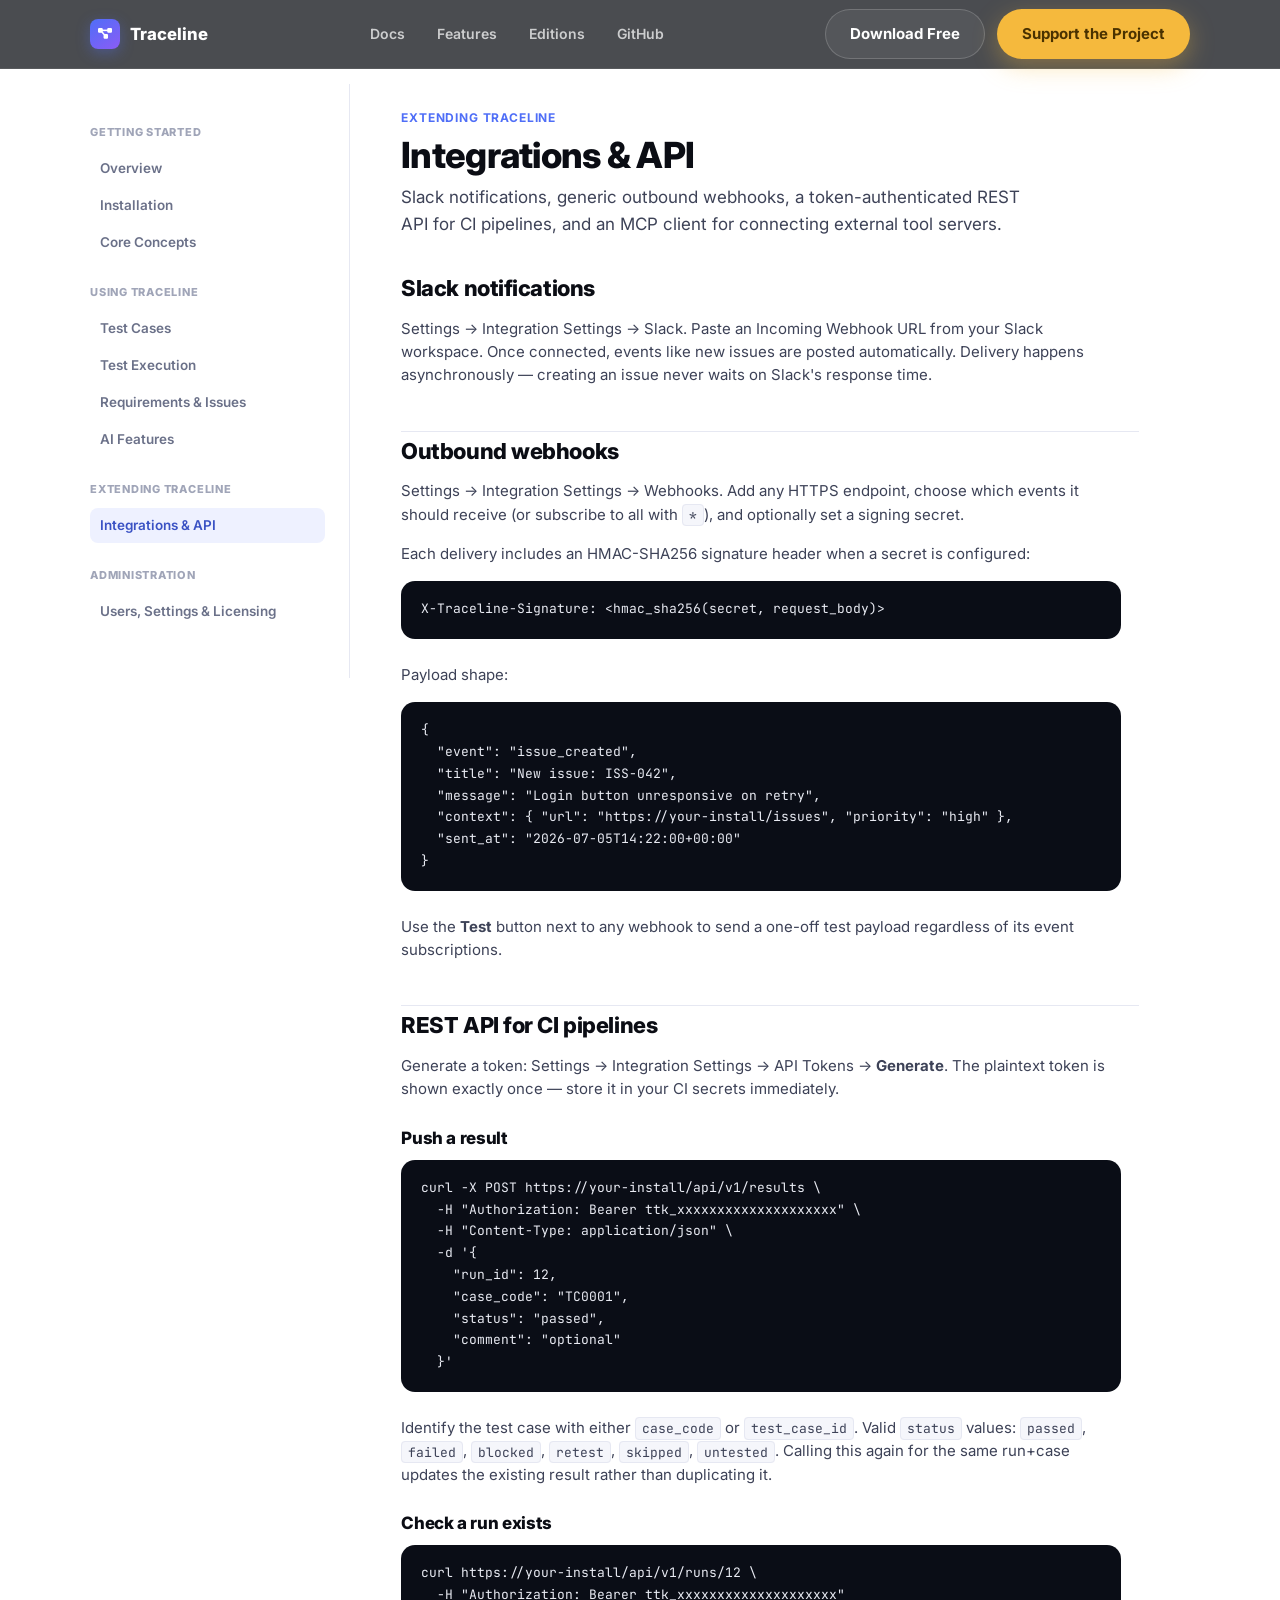
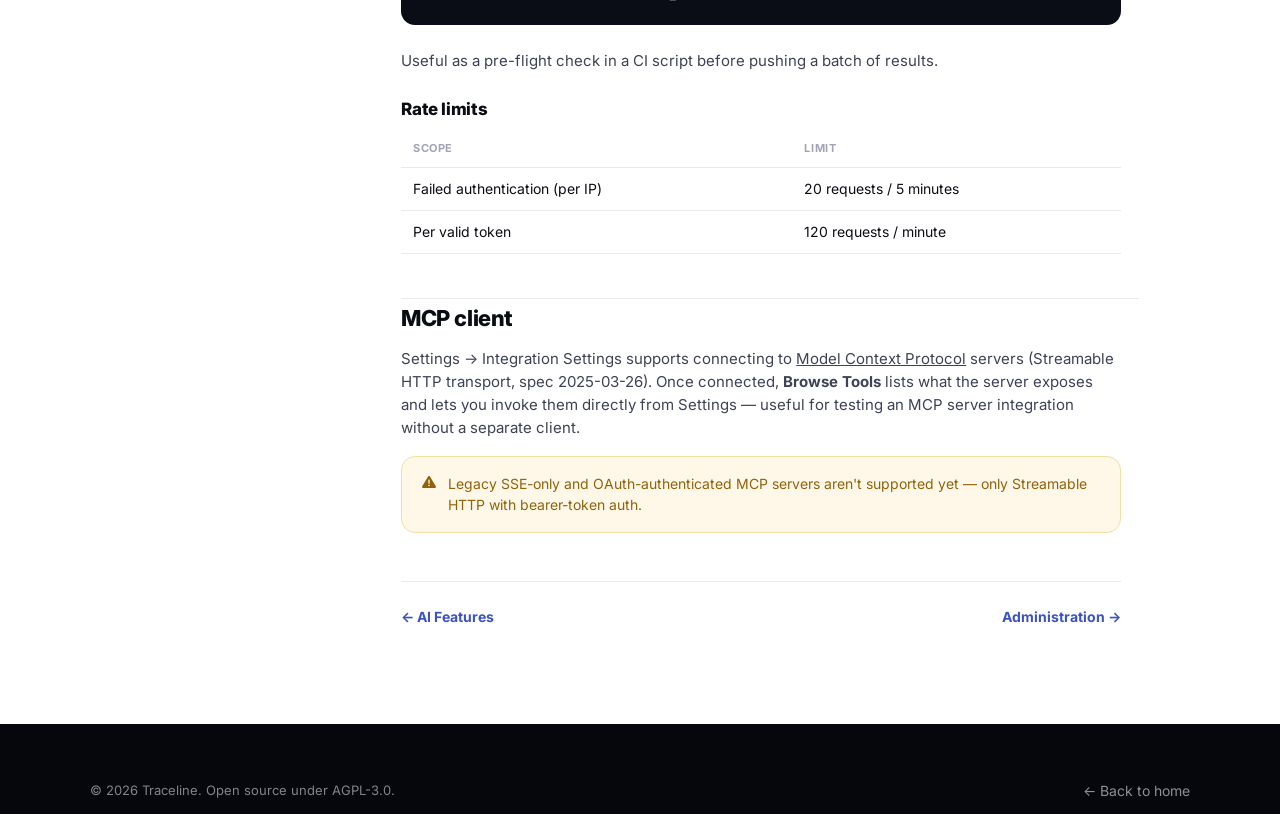
<file: docs/integrations-api.html>
<!DOCTYPE html>
<html lang="en">
<head>
<meta charset="UTF-8">
<meta name="viewport" content="width=device-width, initial-scale=1.0">
<title>Integrations &amp; API — Traceline Docs</title>
<meta name="description" content="Slack notifications, outbound webhooks, the CI-facing REST API, and the MCP client in Traceline.">
<link rel="preconnect" href="https://fonts.googleapis.com">
<link href="https://fonts.googleapis.com/css2?family=Inter:wght@400;500;600;700;800&family=JetBrains+Mono:wght@500;600&display=swap" rel="stylesheet">
<link rel="stylesheet" href="https://cdnjs.cloudflare.com/ajax/libs/font-awesome/6.4.0/css/all.min.css">
<link rel="stylesheet" href="../css/style.css">
<link rel="stylesheet" href="../css/docs.css">
</head>
<body>

<nav class="nav">
  <div class="wrap">
    <a href="../index.html" class="nav-logo"><span class="nav-logo-mark"><i class="fas fa-diagram-project"></i></span> Traceline</a>
    <div class="nav-links">
      <a href="index.html">Docs</a>
      <a href="../index.html#features">Features</a>
      <a href="../index.html#editions">Editions</a>
      <a href="https://github.com/99CIPHON99/traceline" target="_blank" rel="noopener">GitHub</a>
      <div class="nav-links-mobile-cta">
        <a href="../index.html#editions" class="btn btn-ghost-dark btn-block">Download Free</a>
        <a href="../support.html" class="btn btn-gold btn-block">Support the Project</a>
      </div>
    </div>
    <div class="nav-actions">
      <a href="../index.html#editions" class="btn btn-ghost-dark">Download Free</a>
      <a href="../support.html" class="btn btn-gold">Support the Project</a>
    </div>
    <button class="nav-burger" aria-label="Menu"><i class="fas fa-bars"></i></button>
  </div>
</nav>

<div class="wrap">
  <div class="docs-shell">
    <aside class="docs-sidebar"><div id="docs-sidebar-nav"></div></aside>
    <main class="docs-content">
      <div class="docs-eyebrow">Extending Traceline</div>
      <h1>Integrations &amp; API</h1>
      <p class="lede">Slack notifications, generic outbound webhooks, a token-authenticated REST API for CI pipelines, and an MCP client for connecting external tool servers.</p>

      <h2>Slack notifications</h2>
      <p>Settings → Integration Settings → Slack. Paste an Incoming Webhook URL from your Slack workspace. Once connected, events like new issues are posted automatically. Delivery happens asynchronously — creating an issue never waits on Slack's response time.</p>

      <h2>Outbound webhooks</h2>
      <p>Settings → Integration Settings → Webhooks. Add any HTTPS endpoint, choose which events it should receive (or subscribe to all with <code>*</code>), and optionally set a signing secret.</p>
      <p>Each delivery includes an HMAC-SHA256 signature header when a secret is configured:</p>
      <pre><code>X-Traceline-Signature: &lt;hmac_sha256(secret, request_body)&gt;</code></pre>
      <p>Payload shape:</p>
      <pre><code>{
  "event": "issue_created",
  "title": "New issue: ISS-042",
  "message": "Login button unresponsive on retry",
  "context": { "url": "https://your-install/issues", "priority": "high" },
  "sent_at": "2026-07-05T14:22:00+00:00"
}</code></pre>
      <p>Use the <strong>Test</strong> button next to any webhook to send a one-off test payload regardless of its event subscriptions.</p>

      <h2>REST API for CI pipelines</h2>
      <p>Generate a token: Settings → Integration Settings → API Tokens → <strong>Generate</strong>. The plaintext token is shown exactly once — store it in your CI secrets immediately.</p>

      <h3>Push a result</h3>
      <pre><code>curl -X POST https://your-install/api/v1/results \
  -H "Authorization: Bearer ttk_xxxxxxxxxxxxxxxxxxxx" \
  -H "Content-Type: application/json" \
  -d '{
    "run_id": 12,
    "case_code": "TC0001",
    "status": "passed",
    "comment": "optional"
  }'</code></pre>
      <p>Identify the test case with either <code>case_code</code> or <code>test_case_id</code>. Valid <code>status</code> values: <code>passed</code>, <code>failed</code>, <code>blocked</code>, <code>retest</code>, <code>skipped</code>, <code>untested</code>. Calling this again for the same run+case updates the existing result rather than duplicating it.</p>

      <h3>Check a run exists</h3>
      <pre><code>curl https://your-install/api/v1/runs/12 \
  -H "Authorization: Bearer ttk_xxxxxxxxxxxxxxxxxxxx"</code></pre>
      <p>Useful as a pre-flight check in a CI script before pushing a batch of results.</p>

      <h3>Rate limits</h3>
      <table class="docs-table">
        <tr><th>Scope</th><th>Limit</th></tr>
        <tr><td>Failed authentication (per IP)</td><td>20 requests / 5 minutes</td></tr>
        <tr><td>Per valid token</td><td>120 requests / minute</td></tr>
      </table>

      <h2>MCP client</h2>
      <p>Settings → Integration Settings supports connecting to <a href="https://modelcontextprotocol.io" target="_blank" rel="noopener">Model Context Protocol</a> servers (Streamable HTTP transport, spec 2025-03-26). Once connected, <strong>Browse Tools</strong> lists what the server exposes and lets you invoke them directly from Settings — useful for testing an MCP server integration without a separate client.</p>
      <div class="docs-callout warn">
        <i class="fas fa-triangle-exclamation"></i>
        <p>Legacy SSE-only and OAuth-authenticated MCP servers aren't supported yet — only Streamable HTTP with bearer-token auth.</p>
      </div>

      <div class="docs-next">
        <a href="ai-features.html">&larr; AI Features</a>
        <a href="administration.html">Administration &rarr;</a>
      </div>
    </main>
  </div>
</div>

<footer class="footer">
  <div class="wrap">
    <div class="footer-bottom" style="border-top:none;padding-top:0;">
      <span>© 2026 Traceline. Open source under AGPL-3.0.</span>
      <a href="../index.html">&larr; Back to home</a>
    </div>
  </div>
</footer>

<script src="../js/main.js"></script>
<script src="../js/docs-nav.js"></script>
</body>
</html>
</file>
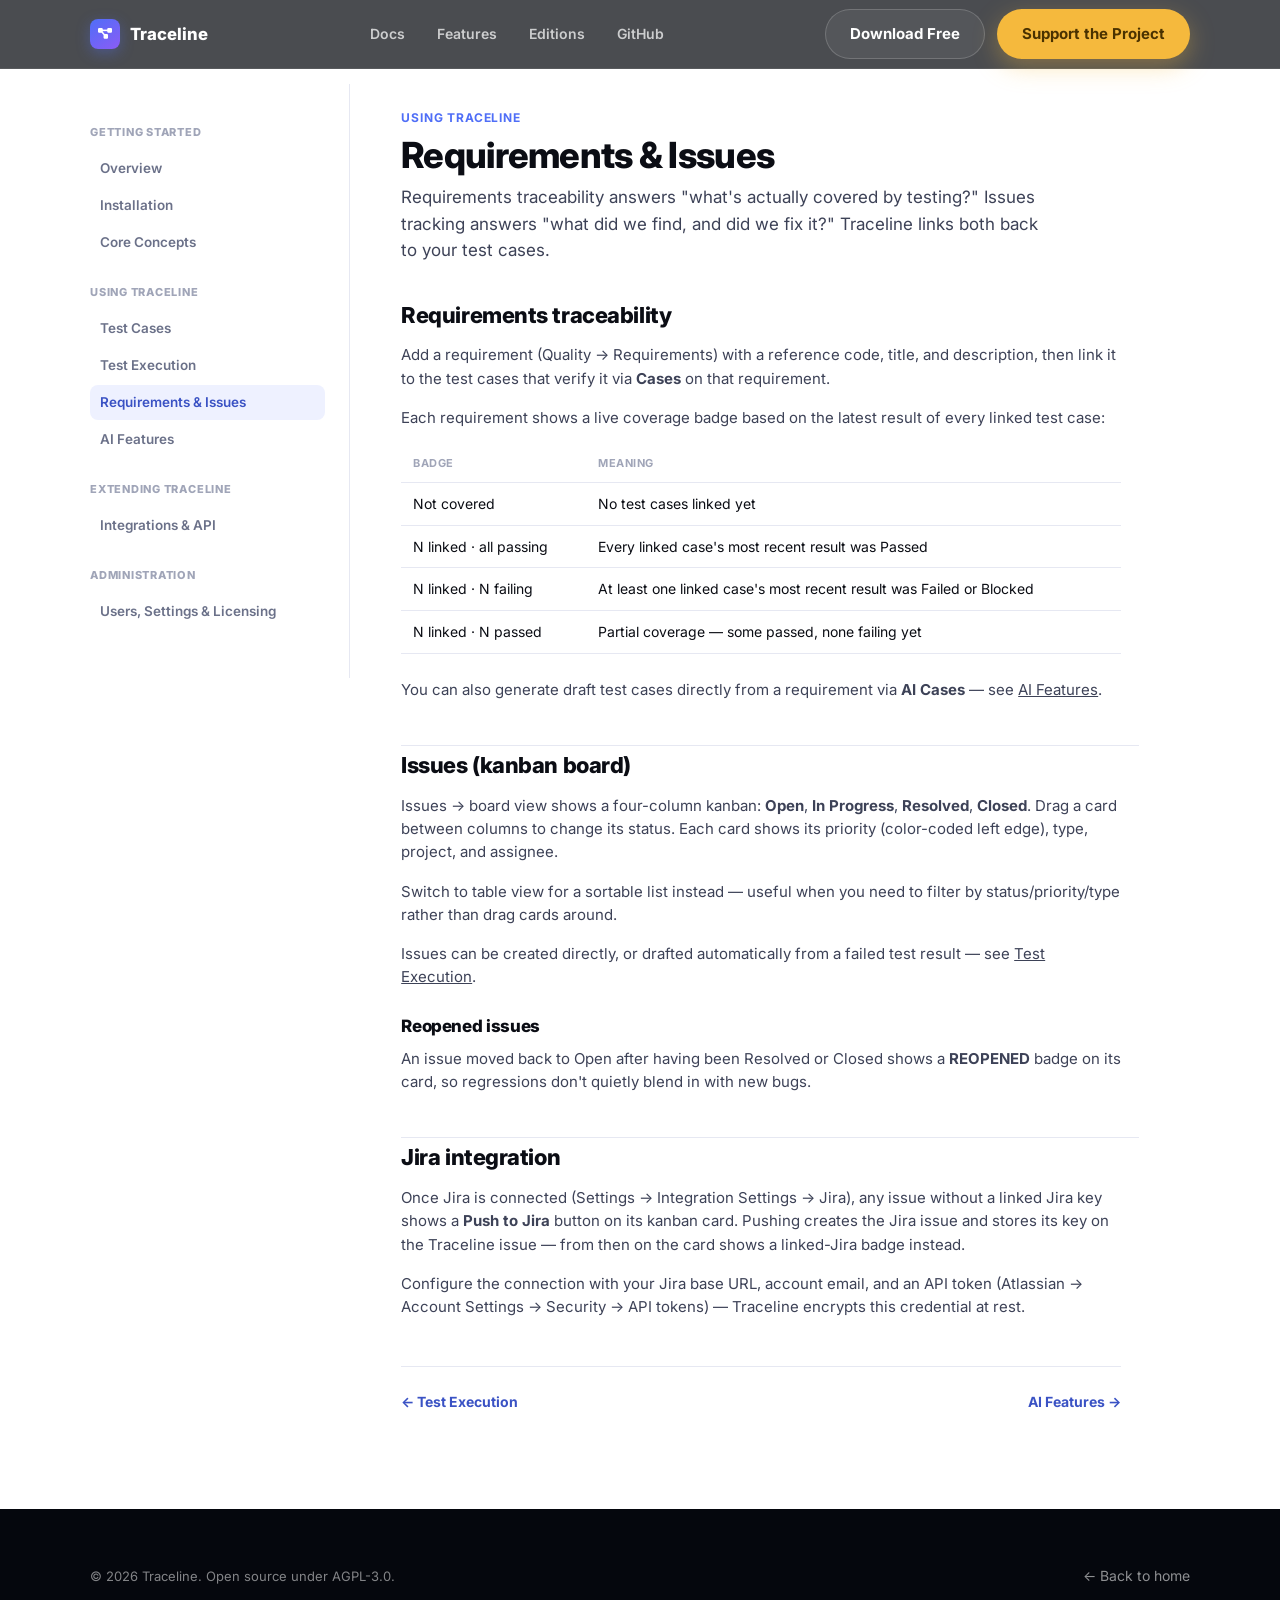
<file: docs/requirements-issues.html>
<!DOCTYPE html>
<html lang="en">
<head>
<meta charset="UTF-8">
<meta name="viewport" content="width=device-width, initial-scale=1.0">
<title>Requirements &amp; Issues — Traceline Docs</title>
<meta name="description" content="Requirements traceability and coverage in Traceline, plus the issue kanban board and Jira integration.">
<link rel="preconnect" href="https://fonts.googleapis.com">
<link href="https://fonts.googleapis.com/css2?family=Inter:wght@400;500;600;700;800&family=JetBrains+Mono:wght@500;600&display=swap" rel="stylesheet">
<link rel="stylesheet" href="https://cdnjs.cloudflare.com/ajax/libs/font-awesome/6.4.0/css/all.min.css">
<link rel="stylesheet" href="../css/style.css">
<link rel="stylesheet" href="../css/docs.css">
</head>
<body>

<nav class="nav">
  <div class="wrap">
    <a href="../index.html" class="nav-logo"><span class="nav-logo-mark"><i class="fas fa-diagram-project"></i></span> Traceline</a>
    <div class="nav-links">
      <a href="index.html">Docs</a>
      <a href="../index.html#features">Features</a>
      <a href="../index.html#editions">Editions</a>
      <a href="https://github.com/99CIPHON99/traceline" target="_blank" rel="noopener">GitHub</a>
      <div class="nav-links-mobile-cta">
        <a href="../index.html#editions" class="btn btn-ghost-dark btn-block">Download Free</a>
        <a href="../support.html" class="btn btn-gold btn-block">Support the Project</a>
      </div>
    </div>
    <div class="nav-actions">
      <a href="../index.html#editions" class="btn btn-ghost-dark">Download Free</a>
      <a href="../support.html" class="btn btn-gold">Support the Project</a>
    </div>
    <button class="nav-burger" aria-label="Menu"><i class="fas fa-bars"></i></button>
  </div>
</nav>

<div class="wrap">
  <div class="docs-shell">
    <aside class="docs-sidebar"><div id="docs-sidebar-nav"></div></aside>
    <main class="docs-content">
      <div class="docs-eyebrow">Using Traceline</div>
      <h1>Requirements &amp; Issues</h1>
      <p class="lede">Requirements traceability answers "what's actually covered by testing?" Issues tracking answers "what did we find, and did we fix it?" Traceline links both back to your test cases.</p>

      <h2>Requirements traceability</h2>
      <p>Add a requirement (Quality → Requirements) with a reference code, title, and description, then link it to the test cases that verify it via <strong>Cases</strong> on that requirement.</p>
      <p>Each requirement shows a live coverage badge based on the latest result of every linked test case:</p>
      <table class="docs-table">
        <tr><th>Badge</th><th>Meaning</th></tr>
        <tr><td>Not covered</td><td>No test cases linked yet</td></tr>
        <tr><td>N linked · all passing</td><td>Every linked case's most recent result was Passed</td></tr>
        <tr><td>N linked · N failing</td><td>At least one linked case's most recent result was Failed or Blocked</td></tr>
        <tr><td>N linked · N passed</td><td>Partial coverage — some passed, none failing yet</td></tr>
      </table>
      <p>You can also generate draft test cases directly from a requirement via <strong>AI Cases</strong> — see <a href="ai-features.html">AI Features</a>.</p>

      <h2>Issues (kanban board)</h2>
      <p>Issues → board view shows a four-column kanban: <strong>Open</strong>, <strong>In Progress</strong>, <strong>Resolved</strong>, <strong>Closed</strong>. Drag a card between columns to change its status. Each card shows its priority (color-coded left edge), type, project, and assignee.</p>
      <p>Switch to table view for a sortable list instead — useful when you need to filter by status/priority/type rather than drag cards around.</p>
      <p>Issues can be created directly, or drafted automatically from a failed test result — see <a href="test-execution.html">Test Execution</a>.</p>

      <h3>Reopened issues</h3>
      <p>An issue moved back to Open after having been Resolved or Closed shows a <strong>REOPENED</strong> badge on its card, so regressions don't quietly blend in with new bugs.</p>

      <h2>Jira integration</h2>
      <p>Once Jira is connected (Settings → Integration Settings → Jira), any issue without a linked Jira key shows a <strong>Push to Jira</strong> button on its kanban card. Pushing creates the Jira issue and stores its key on the Traceline issue — from then on the card shows a linked-Jira badge instead.</p>
      <p>Configure the connection with your Jira base URL, account email, and an API token (Atlassian → Account Settings → Security → API tokens) — Traceline encrypts this credential at rest.</p>

      <div class="docs-next">
        <a href="test-execution.html">&larr; Test Execution</a>
        <a href="ai-features.html">AI Features &rarr;</a>
      </div>
    </main>
  </div>
</div>

<footer class="footer">
  <div class="wrap">
    <div class="footer-bottom" style="border-top:none;padding-top:0;">
      <span>© 2026 Traceline. Open source under AGPL-3.0.</span>
      <a href="../index.html">&larr; Back to home</a>
    </div>
  </div>
</footer>

<script src="../js/main.js"></script>
<script src="../js/docs-nav.js"></script>
</body>
</html>
</file>
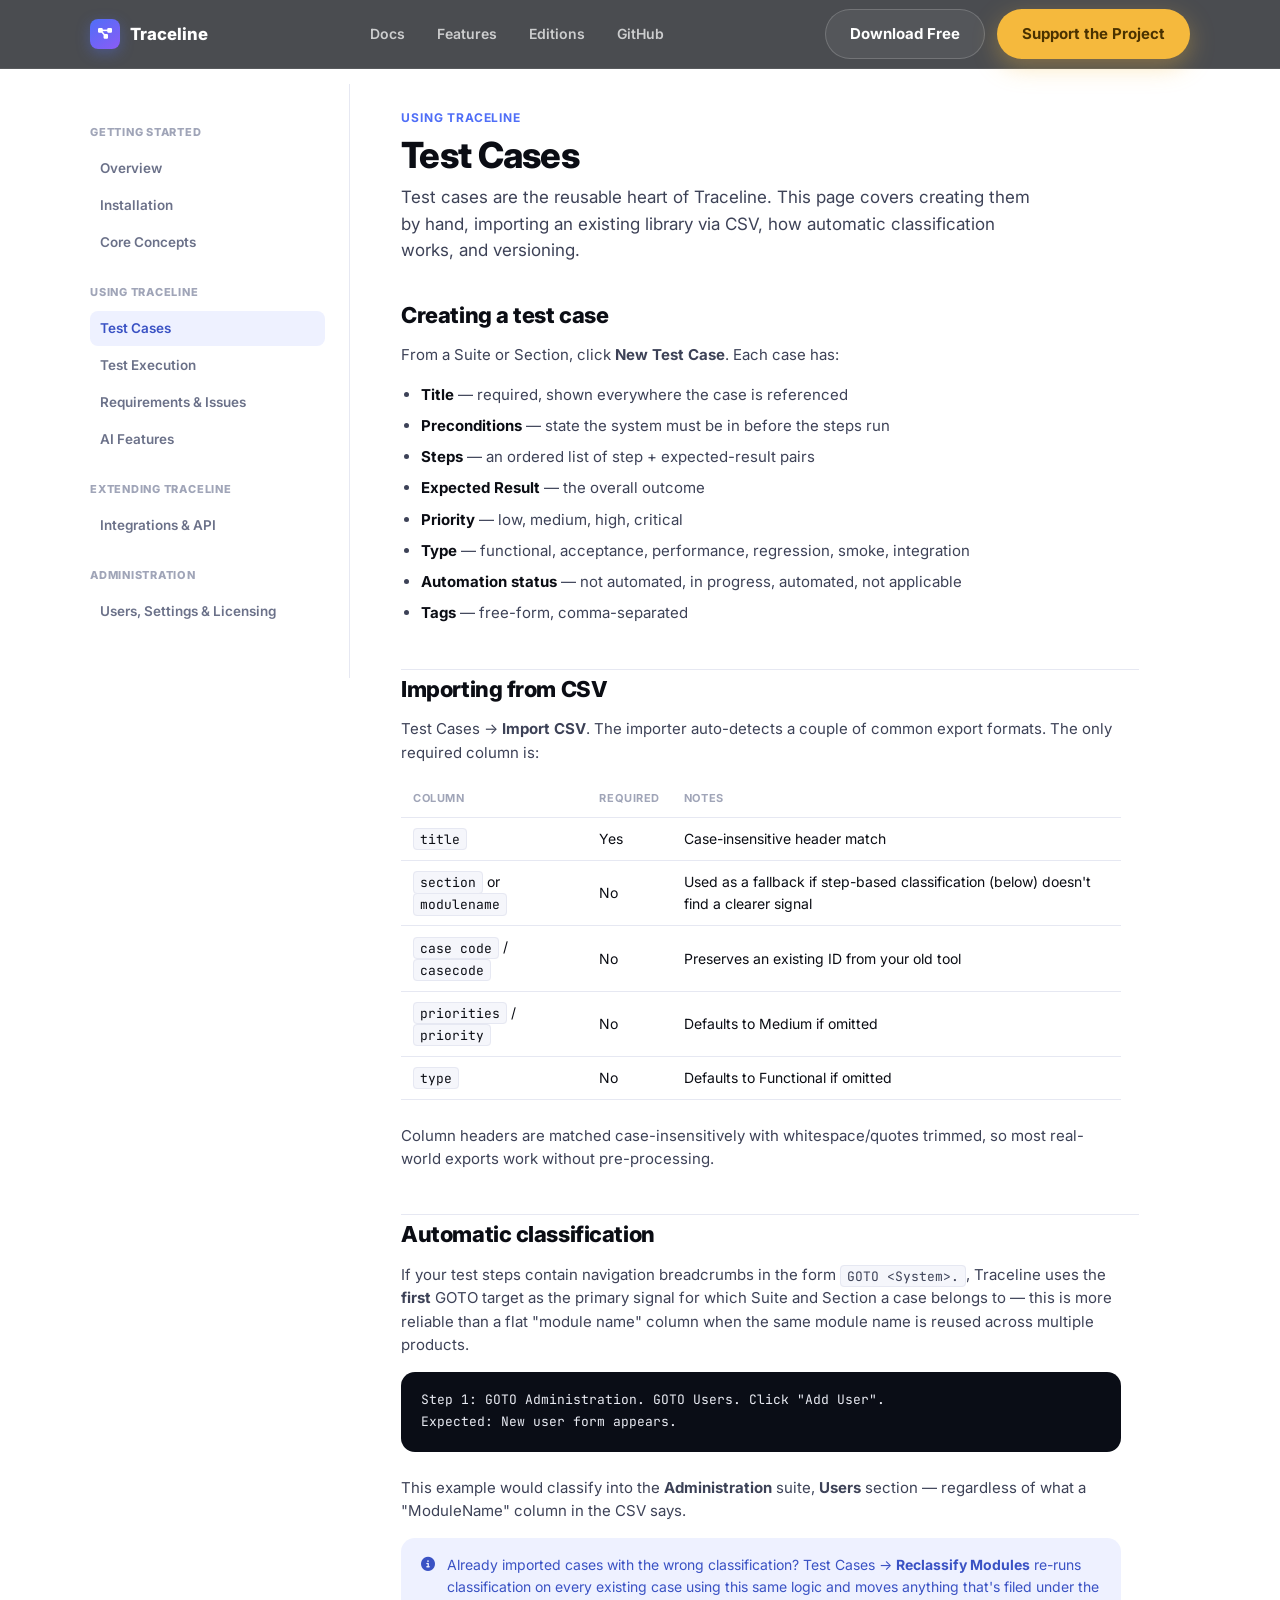
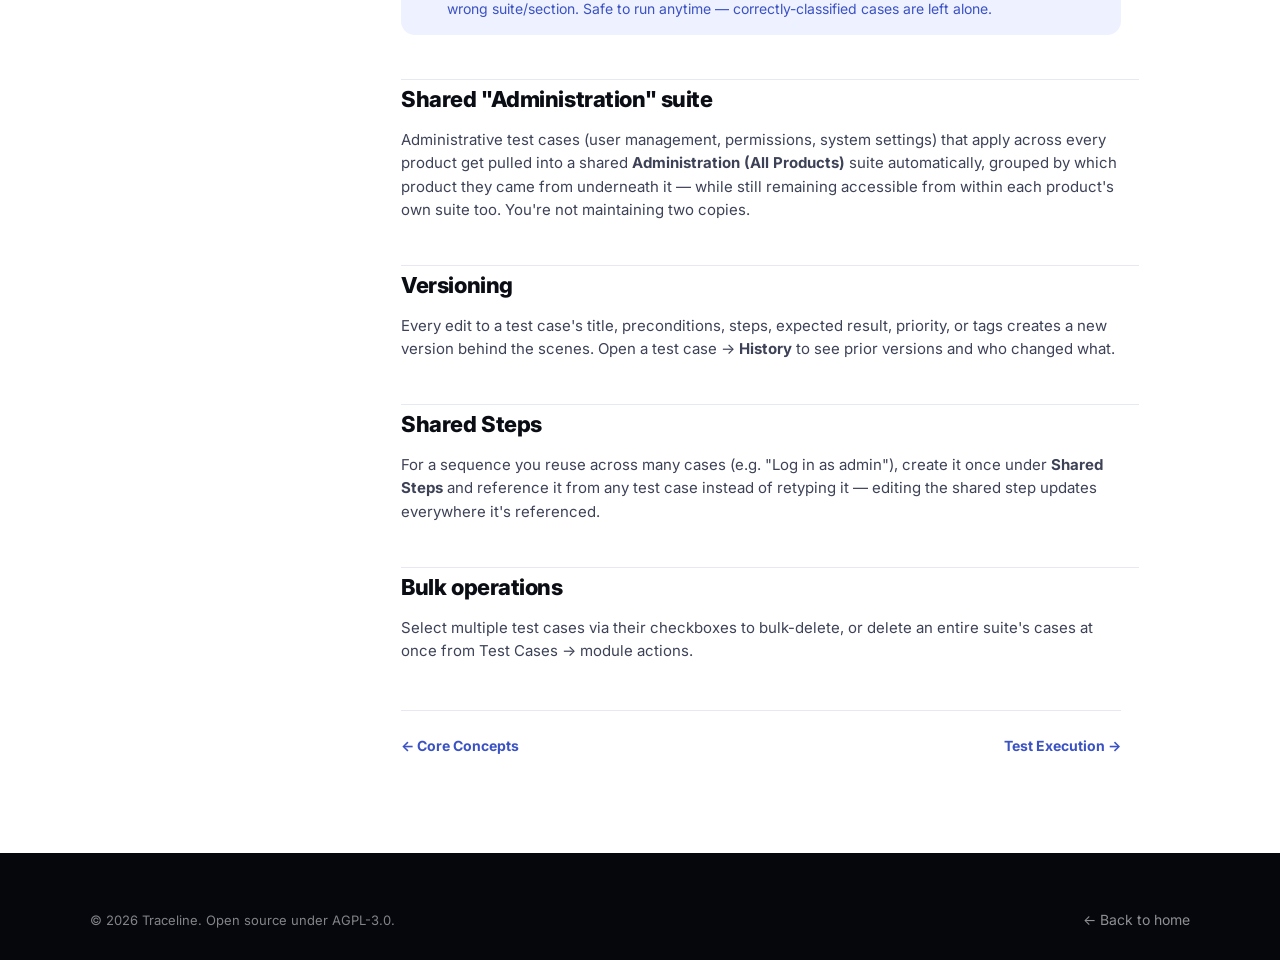
<file: docs/test-cases.html>
<!DOCTYPE html>
<html lang="en">
<head>
<meta charset="UTF-8">
<meta name="viewport" content="width=device-width, initial-scale=1.0">
<title>Test Cases — Traceline Docs</title>
<meta name="description" content="Creating test cases, CSV import, auto-classification, versioning, and shared steps in Traceline.">
<link rel="preconnect" href="https://fonts.googleapis.com">
<link href="https://fonts.googleapis.com/css2?family=Inter:wght@400;500;600;700;800&family=JetBrains+Mono:wght@500;600&display=swap" rel="stylesheet">
<link rel="stylesheet" href="https://cdnjs.cloudflare.com/ajax/libs/font-awesome/6.4.0/css/all.min.css">
<link rel="stylesheet" href="../css/style.css">
<link rel="stylesheet" href="../css/docs.css">
</head>
<body>

<nav class="nav">
  <div class="wrap">
    <a href="../index.html" class="nav-logo"><span class="nav-logo-mark"><i class="fas fa-diagram-project"></i></span> Traceline</a>
    <div class="nav-links">
      <a href="index.html">Docs</a>
      <a href="../index.html#features">Features</a>
      <a href="../index.html#editions">Editions</a>
      <a href="https://github.com/99CIPHON99/traceline" target="_blank" rel="noopener">GitHub</a>
      <div class="nav-links-mobile-cta">
        <a href="../index.html#editions" class="btn btn-ghost-dark btn-block">Download Free</a>
        <a href="../support.html" class="btn btn-gold btn-block">Support the Project</a>
      </div>
    </div>
    <div class="nav-actions">
      <a href="../index.html#editions" class="btn btn-ghost-dark">Download Free</a>
      <a href="../support.html" class="btn btn-gold">Support the Project</a>
    </div>
    <button class="nav-burger" aria-label="Menu"><i class="fas fa-bars"></i></button>
  </div>
</nav>

<div class="wrap">
  <div class="docs-shell">
    <aside class="docs-sidebar"><div id="docs-sidebar-nav"></div></aside>
    <main class="docs-content">
      <div class="docs-eyebrow">Using Traceline</div>
      <h1>Test Cases</h1>
      <p class="lede">Test cases are the reusable heart of Traceline. This page covers creating them by hand, importing an existing library via CSV, how automatic classification works, and versioning.</p>

      <h2>Creating a test case</h2>
      <p>From a Suite or Section, click <strong>New Test Case</strong>. Each case has:</p>
      <ul>
        <li><strong>Title</strong> — required, shown everywhere the case is referenced</li>
        <li><strong>Preconditions</strong> — state the system must be in before the steps run</li>
        <li><strong>Steps</strong> — an ordered list of step + expected-result pairs</li>
        <li><strong>Expected Result</strong> — the overall outcome</li>
        <li><strong>Priority</strong> — low, medium, high, critical</li>
        <li><strong>Type</strong> — functional, acceptance, performance, regression, smoke, integration</li>
        <li><strong>Automation status</strong> — not automated, in progress, automated, not applicable</li>
        <li><strong>Tags</strong> — free-form, comma-separated</li>
      </ul>

      <h2>Importing from CSV</h2>
      <p>Test Cases → <strong>Import CSV</strong>. The importer auto-detects a couple of common export formats. The only required column is:</p>
      <table class="docs-table">
        <tr><th>Column</th><th>Required</th><th>Notes</th></tr>
        <tr><td><code>title</code></td><td>Yes</td><td>Case-insensitive header match</td></tr>
        <tr><td><code>section</code> or <code>modulename</code></td><td>No</td><td>Used as a fallback if step-based classification (below) doesn't find a clearer signal</td></tr>
        <tr><td><code>case code</code> / <code>casecode</code></td><td>No</td><td>Preserves an existing ID from your old tool</td></tr>
        <tr><td><code>priorities</code> / <code>priority</code></td><td>No</td><td>Defaults to Medium if omitted</td></tr>
        <tr><td><code>type</code></td><td>No</td><td>Defaults to Functional if omitted</td></tr>
      </table>
      <p>Column headers are matched case-insensitively with whitespace/quotes trimmed, so most real-world exports work without pre-processing.</p>

      <h2>Automatic classification</h2>
      <p>If your test steps contain navigation breadcrumbs in the form <code>GOTO &lt;System&gt;.</code>, Traceline uses the <strong>first</strong> GOTO target as the primary signal for which Suite and Section a case belongs to — this is more reliable than a flat "module name" column when the same module name is reused across multiple products.</p>
      <pre><code>Step 1: GOTO Administration. GOTO Users. Click "Add User".
Expected: New user form appears.</code></pre>
      <p>This example would classify into the <strong>Administration</strong> suite, <strong>Users</strong> section — regardless of what a "ModuleName" column in the CSV says.</p>

      <div class="docs-callout tip">
        <i class="fas fa-circle-info"></i>
        <p>Already imported cases with the wrong classification? Test Cases → <strong>Reclassify Modules</strong> re-runs classification on every existing case using this same logic and moves anything that's filed under the wrong suite/section. Safe to run anytime — correctly-classified cases are left alone.</p>
      </div>

      <h2>Shared "Administration" suite</h2>
      <p>Administrative test cases (user management, permissions, system settings) that apply across every product get pulled into a shared <strong>Administration (All Products)</strong> suite automatically, grouped by which product they came from underneath it — while still remaining accessible from within each product's own suite too. You're not maintaining two copies.</p>

      <h2>Versioning</h2>
      <p>Every edit to a test case's title, preconditions, steps, expected result, priority, or tags creates a new version behind the scenes. Open a test case → <strong>History</strong> to see prior versions and who changed what.</p>

      <h2>Shared Steps</h2>
      <p>For a sequence you reuse across many cases (e.g. "Log in as admin"), create it once under <strong>Shared Steps</strong> and reference it from any test case instead of retyping it — editing the shared step updates everywhere it's referenced.</p>

      <h2>Bulk operations</h2>
      <p>Select multiple test cases via their checkboxes to bulk-delete, or delete an entire suite's cases at once from Test Cases → module actions.</p>

      <div class="docs-next">
        <a href="core-concepts.html">&larr; Core Concepts</a>
        <a href="test-execution.html">Test Execution &rarr;</a>
      </div>
    </main>
  </div>
</div>

<footer class="footer">
  <div class="wrap">
    <div class="footer-bottom" style="border-top:none;padding-top:0;">
      <span>© 2026 Traceline. Open source under AGPL-3.0.</span>
      <a href="../index.html">&larr; Back to home</a>
    </div>
  </div>
</footer>

<script src="../js/main.js"></script>
<script src="../js/docs-nav.js"></script>
</body>
</html>
</file>
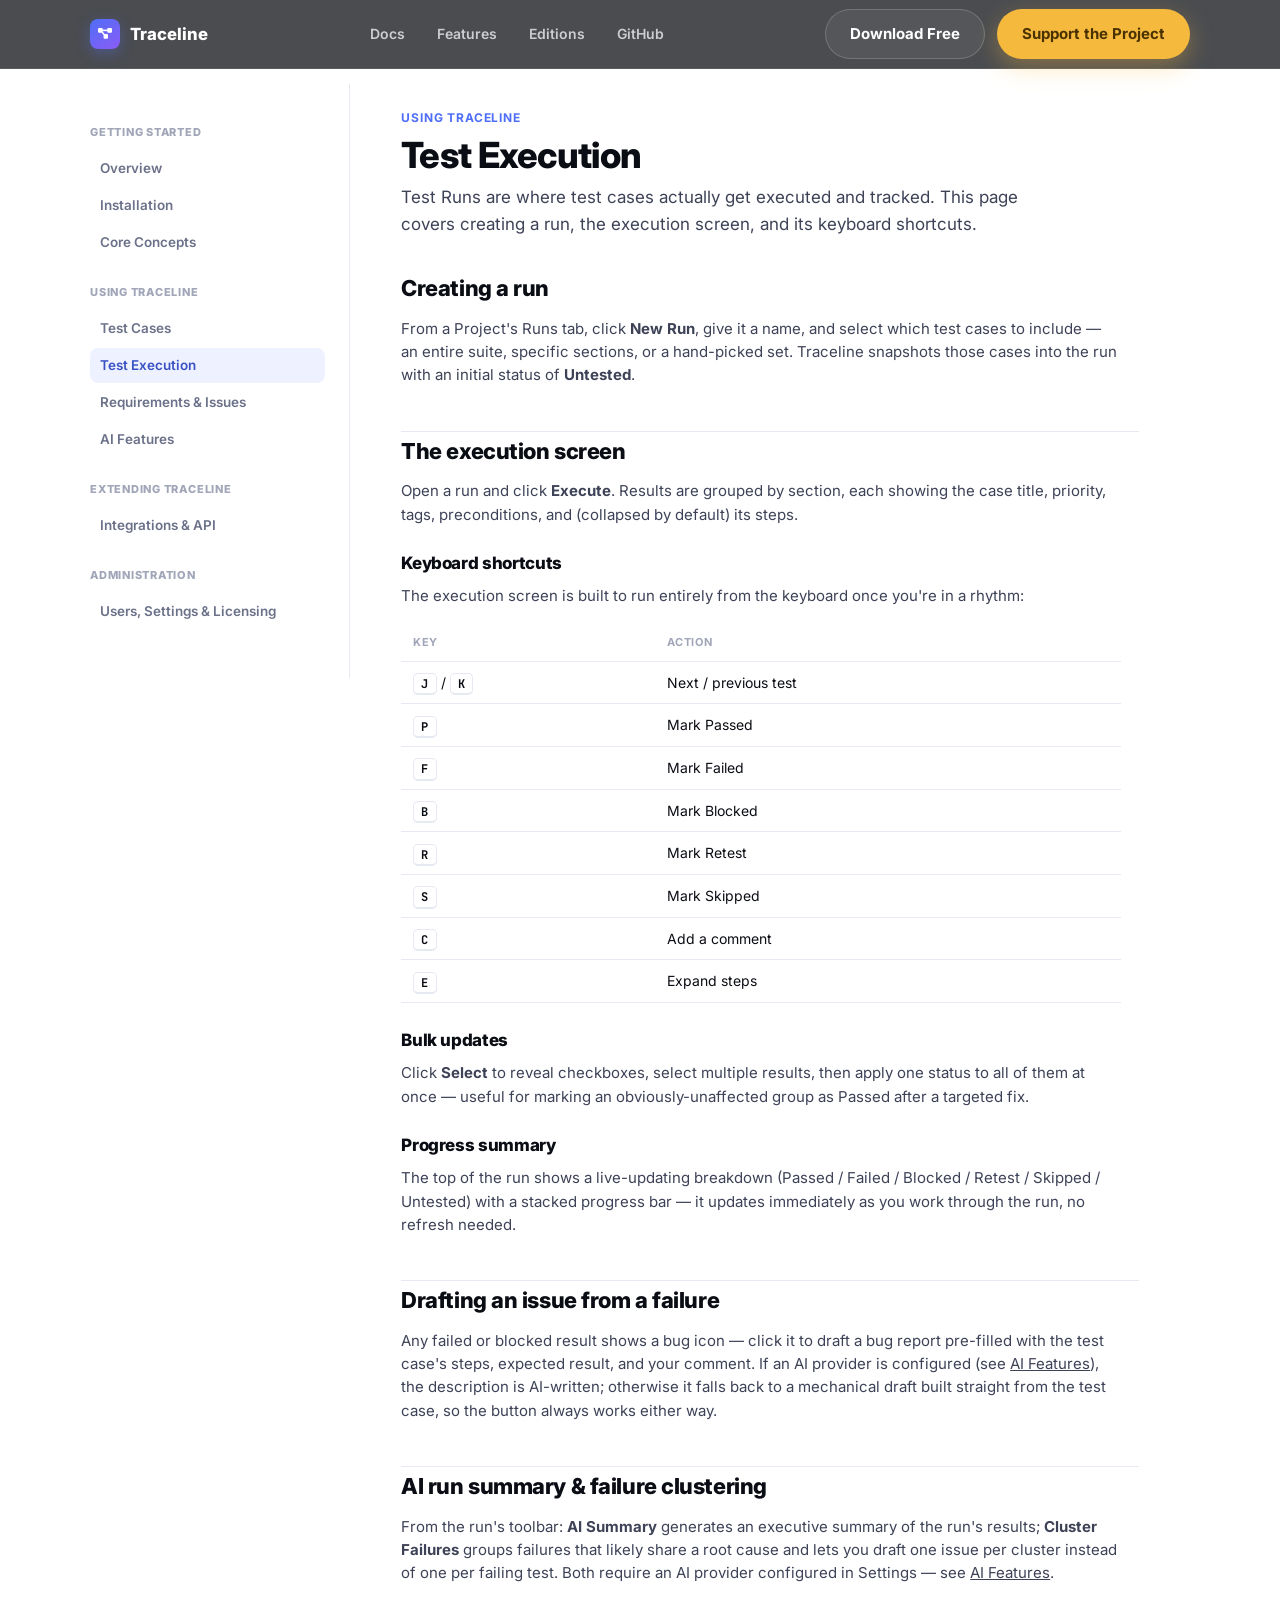
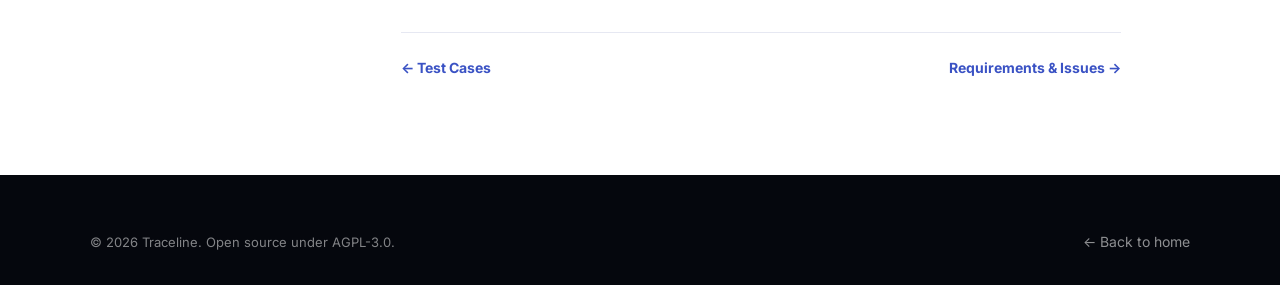
<file: docs/test-execution.html>
<!DOCTYPE html>
<html lang="en">
<head>
<meta charset="UTF-8">
<meta name="viewport" content="width=device-width, initial-scale=1.0">
<title>Test Execution — Traceline Docs</title>
<meta name="description" content="Running test passes in Traceline: keyboard shortcuts, bulk updates, AI run summaries, and drafting issues from failures.">
<link rel="preconnect" href="https://fonts.googleapis.com">
<link href="https://fonts.googleapis.com/css2?family=Inter:wght@400;500;600;700;800&family=JetBrains+Mono:wght@500;600&display=swap" rel="stylesheet">
<link rel="stylesheet" href="https://cdnjs.cloudflare.com/ajax/libs/font-awesome/6.4.0/css/all.min.css">
<link rel="stylesheet" href="../css/style.css">
<link rel="stylesheet" href="../css/docs.css">
</head>
<body>

<nav class="nav">
  <div class="wrap">
    <a href="../index.html" class="nav-logo"><span class="nav-logo-mark"><i class="fas fa-diagram-project"></i></span> Traceline</a>
    <div class="nav-links">
      <a href="index.html">Docs</a>
      <a href="../index.html#features">Features</a>
      <a href="../index.html#editions">Editions</a>
      <a href="https://github.com/99CIPHON99/traceline" target="_blank" rel="noopener">GitHub</a>
      <div class="nav-links-mobile-cta">
        <a href="../index.html#editions" class="btn btn-ghost-dark btn-block">Download Free</a>
        <a href="../support.html" class="btn btn-gold btn-block">Support the Project</a>
      </div>
    </div>
    <div class="nav-actions">
      <a href="../index.html#editions" class="btn btn-ghost-dark">Download Free</a>
      <a href="../support.html" class="btn btn-gold">Support the Project</a>
    </div>
    <button class="nav-burger" aria-label="Menu"><i class="fas fa-bars"></i></button>
  </div>
</nav>

<div class="wrap">
  <div class="docs-shell">
    <aside class="docs-sidebar"><div id="docs-sidebar-nav"></div></aside>
    <main class="docs-content">
      <div class="docs-eyebrow">Using Traceline</div>
      <h1>Test Execution</h1>
      <p class="lede">Test Runs are where test cases actually get executed and tracked. This page covers creating a run, the execution screen, and its keyboard shortcuts.</p>

      <h2>Creating a run</h2>
      <p>From a Project's Runs tab, click <strong>New Run</strong>, give it a name, and select which test cases to include — an entire suite, specific sections, or a hand-picked set. Traceline snapshots those cases into the run with an initial status of <strong>Untested</strong>.</p>

      <h2>The execution screen</h2>
      <p>Open a run and click <strong>Execute</strong>. Results are grouped by section, each showing the case title, priority, tags, preconditions, and (collapsed by default) its steps.</p>

      <h3>Keyboard shortcuts</h3>
      <p>The execution screen is built to run entirely from the keyboard once you're in a rhythm:</p>
      <table class="docs-table">
        <tr><th>Key</th><th>Action</th></tr>
        <tr><td><span class="docs-kbd">J</span> / <span class="docs-kbd">K</span></td><td>Next / previous test</td></tr>
        <tr><td><span class="docs-kbd">P</span></td><td>Mark Passed</td></tr>
        <tr><td><span class="docs-kbd">F</span></td><td>Mark Failed</td></tr>
        <tr><td><span class="docs-kbd">B</span></td><td>Mark Blocked</td></tr>
        <tr><td><span class="docs-kbd">R</span></td><td>Mark Retest</td></tr>
        <tr><td><span class="docs-kbd">S</span></td><td>Mark Skipped</td></tr>
        <tr><td><span class="docs-kbd">C</span></td><td>Add a comment</td></tr>
        <tr><td><span class="docs-kbd">E</span></td><td>Expand steps</td></tr>
      </table>

      <h3>Bulk updates</h3>
      <p>Click <strong>Select</strong> to reveal checkboxes, select multiple results, then apply one status to all of them at once — useful for marking an obviously-unaffected group as Passed after a targeted fix.</p>

      <h3>Progress summary</h3>
      <p>The top of the run shows a live-updating breakdown (Passed / Failed / Blocked / Retest / Skipped / Untested) with a stacked progress bar — it updates immediately as you work through the run, no refresh needed.</p>

      <h2>Drafting an issue from a failure</h2>
      <p>Any failed or blocked result shows a bug icon — click it to draft a bug report pre-filled with the test case's steps, expected result, and your comment. If an AI provider is configured (see <a href="ai-features.html">AI Features</a>), the description is AI-written; otherwise it falls back to a mechanical draft built straight from the test case, so the button always works either way.</p>

      <h2>AI run summary &amp; failure clustering</h2>
      <p>From the run's toolbar: <strong>AI Summary</strong> generates an executive summary of the run's results; <strong>Cluster Failures</strong> groups failures that likely share a root cause and lets you draft one issue per cluster instead of one per failing test. Both require an AI provider configured in Settings — see <a href="ai-features.html">AI Features</a>.</p>

      <div class="docs-next">
        <a href="test-cases.html">&larr; Test Cases</a>
        <a href="requirements-issues.html">Requirements &amp; Issues &rarr;</a>
      </div>
    </main>
  </div>
</div>

<footer class="footer">
  <div class="wrap">
    <div class="footer-bottom" style="border-top:none;padding-top:0;">
      <span>© 2026 Traceline. Open source under AGPL-3.0.</span>
      <a href="../index.html">&larr; Back to home</a>
    </div>
  </div>
</footer>

<script src="../js/main.js"></script>
<script src="../js/docs-nav.js"></script>
</body>
</html>
</file>
<file: css/style.css>
/* ══════════════════════════════════════════════════════════════
   Traceline marketing site — design tokens
   Palette matches the app's own brand accent (#4f6ef7) so the
   website → login → dashboard journey feels like one product, not
   a template bolted onto an app.
   ══════════════════════════════════════════════════════════════ */
:root {
  --navy-950: #05070d;
  --navy-900: #0a0d16;
  --navy-800: #131829;
  --navy-700: #1c2338;
  --navy-600: #2a3350;

  --ink-900: #0b0d14;
  --ink-700: #3d4257;
  --ink-500: #6b7189;
  --ink-300: #a0a5b8;

  --paper: #ffffff;
  --paper-tint: #f5f6fb;
  --paper-line: #e6e8f2;

  --accent: #4f6ef7;
  --accent-dim: #3a52c4;
  --accent-glow: rgba(79, 110, 247, 0.35);
  --accent-tint: #eef1ff;

  --gold: #f5b93d;
  --gold-tint: #fff8e8;
  --gold-line: #f3dfa3;

  --green: #22c77a;
  --green-tint: #e7fbf1;

  --mono: 'JetBrains Mono', ui-monospace, monospace;
  --sans: 'Inter', system-ui, sans-serif;

  --r-sm: 8px;
  --r-md: 14px;
  --r-lg: 22px;
  --r-pill: 999px;

  --sh-soft: 0 1px 2px rgba(11,13,20,.04), 0 8px 24px rgba(11,13,20,.06);
  --sh-lift: 0 12px 40px rgba(11,13,20,.14);
  --sh-glow: 0 0 0 1px rgba(79,110,247,.25), 0 20px 60px rgba(79,110,247,.25);

  --ease: cubic-bezier(.16,1,.3,1);
}

* { box-sizing: border-box; }
html { scroll-behavior: smooth; }
body {
  margin: 0;
  font-family: var(--sans);
  color: var(--ink-900);
  background: var(--paper);
  -webkit-font-smoothing: antialiased;
  line-height: 1.55;
}
img { max-width: 100%; display: block; }
a { color: inherit; }
.mono { font-family: var(--mono); }

.wrap {
  max-width: 1180px;
  margin: 0 auto;
  padding: 0 clamp(1.25rem, 4vw, 2.5rem);
}

.section { padding: clamp(4rem, 8vw, 7rem) 0; }
.section-tight { padding: clamp(2.5rem, 5vw, 4rem) 0; }

.eyebrow {
  display: inline-flex; align-items: center; gap: .5rem;
  font-size: .75rem; font-weight: 700; letter-spacing: .08em; text-transform: uppercase;
  color: var(--accent); margin-bottom: 1rem;
}
.eyebrow::before {
  content: ''; width: 6px; height: 6px; border-radius: 50%; background: var(--accent);
}

h1, h2, h3, h4 { font-weight: 800; letter-spacing: -0.02em; line-height: 1.08; margin: 0; }
h2 { font-size: clamp(1.9rem, 3.4vw, 2.75rem); }
h3 { font-size: clamp(1.25rem, 2vw, 1.5rem); }
p { color: var(--ink-700); }
.lede { font-size: clamp(1.05rem, 1.4vw, 1.25rem); color: var(--ink-700); max-width: 640px; }

.section-head { max-width: 680px; margin: 0 auto 3rem; text-align: center; }
.section-head.left { margin: 0 0 3rem; text-align: left; }

/* ── Buttons ── */
.btn {
  display: inline-flex; align-items: center; justify-content: center; gap: .5rem;
  padding: .8rem 1.5rem; border-radius: var(--r-pill);
  font-weight: 700; font-size: .9375rem; text-decoration: none;
  border: 1px solid transparent; cursor: pointer;
  transition: transform .15s var(--ease), box-shadow .15s var(--ease), background .15s var(--ease), border-color .15s var(--ease);
  white-space: nowrap;
}
.btn:hover { transform: translateY(-2px); }
.btn-primary { background: var(--accent); color: #fff; box-shadow: 0 8px 24px var(--accent-glow); }
.btn-primary:hover { background: #4361e8; box-shadow: 0 14px 34px var(--accent-glow); }
.btn-gold { background: var(--gold); color: #4a3200; box-shadow: 0 8px 24px rgba(245,185,61,.35); }
.btn-gold:hover { background: #f0ad24; }
.btn-ghost-dark { background: rgba(255,255,255,.06); color: #fff; border-color: rgba(255,255,255,.18); }
.btn-ghost-dark:hover { background: rgba(255,255,255,.12); border-color: rgba(255,255,255,.3); }
.btn-outline { background: transparent; color: var(--ink-900); border-color: var(--paper-line); }
.btn-outline:hover { border-color: var(--accent); color: var(--accent); }
.btn-lg { padding: 1rem 2rem; font-size: 1rem; }
.btn-block { width: 100%; }

/* ── Nav ── */
.nav {
  position: sticky; top: 0; z-index: 50;
  background: rgba(5,7,13,.72); backdrop-filter: blur(14px);
  border-bottom: 1px solid rgba(255,255,255,.08);
}
.nav .wrap { display: flex; align-items: center; justify-content: space-between; height: 68px; }
.nav-logo { display: flex; align-items: center; gap: .625rem; color: #fff; text-decoration: none; font-weight: 800; font-size: 1.05rem; }
.nav-logo-mark {
  width: 30px; height: 30px; border-radius: 8px;
  background: linear-gradient(145deg, var(--accent), #8b5cf6);
  display: flex; align-items: center; justify-content: center; color: #fff; font-size: .8rem;
  box-shadow: 0 4px 14px var(--accent-glow);
}
.nav-links { display: flex; align-items: center; gap: 2rem; }
.nav-links a { color: rgba(255,255,255,.72); text-decoration: none; font-size: .875rem; font-weight: 600; transition: color .15s; }
.nav-links a:hover { color: #fff; }
.nav-actions { display: flex; align-items: center; gap: .75rem; }
.nav-burger { display: none; background: none; border: none; color: #fff; font-size: 1.25rem; cursor: pointer; }
.nav-links-mobile-cta { display: none; flex-direction: column; gap: .75rem; margin-top: .5rem; padding-top: 1rem; border-top: 1px solid rgba(255,255,255,.1); }

@media (max-width: 860px) {
  .nav-links { display: none; }
  .nav-actions { display: none; }
  .nav-burger { display: block; }
  .nav-links-mobile-cta { display: flex; }
}

/* ── Hero ── */
.hero {
  position: relative; overflow: hidden;
  background: radial-gradient(ellipse 120% 80% at 50% -10%, #1a2350 0%, var(--navy-900) 55%, var(--navy-950) 100%);
  color: #fff;
  padding: clamp(4.5rem, 10vw, 8rem) 0 clamp(5rem, 9vw, 8rem);
}
.hero::before {
  content: '';
  position: absolute; inset: 0;
  background-image:
    linear-gradient(rgba(255,255,255,.035) 1px, transparent 1px),
    linear-gradient(90deg, rgba(255,255,255,.035) 1px, transparent 1px);
  background-size: 48px 48px;
  mask-image: radial-gradient(ellipse 70% 60% at 50% 20%, black 20%, transparent 75%);
  pointer-events: none;
}
.hero::after {
  content: '';
  position: absolute; top: -220px; left: 50%; transform: translateX(-50%);
  width: 900px; height: 500px; border-radius: 50%;
  background: radial-gradient(circle, var(--accent-glow) 0%, transparent 70%);
  filter: blur(40px); pointer-events: none;
}
.hero-inner { position: relative; z-index: 1; text-align: center; }
.hero-badge {
  display: inline-flex; align-items: center; gap: .5rem;
  padding: .4rem .9rem; border-radius: var(--r-pill);
  background: rgba(255,255,255,.06); border: 1px solid rgba(255,255,255,.14);
  font-size: .8125rem; font-weight: 600; color: rgba(255,255,255,.85);
  margin-bottom: 1.75rem;
}
.hero-badge b { color: var(--gold); }
.hero h1 {
  font-size: clamp(2.5rem, 6vw, 4.5rem);
  max-width: 900px; margin: 0 auto;
  background: linear-gradient(180deg, #fff 30%, rgba(255,255,255,.75));
  -webkit-background-clip: text; background-clip: text; color: transparent;
}
.hero-sub {
  font-size: clamp(1.05rem, 1.6vw, 1.3rem);
  color: rgba(255,255,255,.68);
  max-width: 640px; margin: 1.5rem auto 2.5rem;
}
.hero-actions { display: flex; gap: 1rem; justify-content: center; flex-wrap: wrap; margin-bottom: 3.5rem; }
.hero-proof { display: flex; align-items: center; justify-content: center; gap: 2.5rem; flex-wrap: wrap; }
.hero-proof-item { display: flex; align-items: center; gap: .5rem; color: rgba(255,255,255,.55); font-size: .8125rem; font-weight: 600; }
.hero-proof-item i { color: var(--green); }

/* ── Product frame (screenshot placeholder) ── */
.frame {
  position: relative; z-index: 1;
  max-width: 980px; margin: 0 auto; margin-top: clamp(2.5rem, 6vw, 4rem);
  border-radius: var(--r-lg); overflow: hidden;
  border: 1px solid rgba(255,255,255,.12);
  box-shadow: var(--sh-glow);
}
.frame-bar { display: flex; gap: 6px; padding: .875rem 1rem; background: var(--navy-800); }
.frame-bar span { width: 10px; height: 10px; border-radius: 50%; background: rgba(255,255,255,.15); }
.frame-body {
  background: linear-gradient(160deg, var(--navy-700), var(--navy-800));
  aspect-ratio: 16/8.6;
  display: flex; align-items: center; justify-content: center;
  color: rgba(255,255,255,.35); font-family: var(--mono); font-size: .8125rem;
}

/* ── Logos strip ── */
.logos { padding: 2.5rem 0; border-bottom: 1px solid var(--paper-line); }
.logos-label { text-align: center; font-size: .75rem; font-weight: 700; letter-spacing: .08em; text-transform: uppercase; color: var(--ink-300); margin-bottom: 1.5rem; }
.logos-row { display: flex; justify-content: center; gap: clamp(1.5rem, 5vw, 3.5rem); flex-wrap: wrap; }
.logos-row span { font-weight: 700; color: var(--ink-300); font-size: 1rem; }

/* ── Story / editorial ── */
.story { background: var(--paper); }
.story-grid { display: grid; grid-template-columns: 0.9fr 1.1fr; gap: clamp(2rem, 5vw, 4.5rem); align-items: start; }
.story-quote {
  font-size: clamp(1.4rem, 2.4vw, 1.85rem); font-weight: 700; letter-spacing: -0.01em;
  color: var(--ink-900); line-height: 1.35;
  border-left: 3px solid var(--accent); padding-left: 1.5rem;
}
.story-body p { font-size: 1.0625rem; margin: 0 0 1.15rem; }
.story-body strong { color: var(--ink-900); }
.story-pillars { display: grid; grid-template-columns: repeat(5, auto); gap: .5rem; margin-top: 1.75rem; }
.story-pillar {
  font-family: var(--mono); font-size: .8125rem; font-weight: 600;
  padding: .5rem .875rem; border-radius: var(--r-sm);
  background: var(--paper-tint); border: 1px solid var(--paper-line); color: var(--ink-700);
}
@media (max-width: 860px) {
  .story-grid { grid-template-columns: 1fr; }
  .story-pillars { grid-template-columns: repeat(2, auto); }
}

/* ── Why cards (bento) ── */
.why-grid { display: grid; grid-template-columns: repeat(4, 1fr); gap: 1.25rem; }
.why-card {
  background: var(--paper); border: 1px solid var(--paper-line); border-radius: var(--r-lg);
  padding: 1.75rem; box-shadow: var(--sh-soft);
  transition: transform .2s var(--ease), box-shadow .2s var(--ease), border-color .2s var(--ease);
}
.why-card:hover { transform: translateY(-4px); box-shadow: var(--sh-lift); border-color: var(--accent-tint); }
.why-icon {
  width: 44px; height: 44px; border-radius: var(--r-sm);
  display: flex; align-items: center; justify-content: center;
  font-size: 1.1rem; margin-bottom: 1.125rem; color: #fff;
}
.why-card h3 { margin-bottom: .5rem; }
.why-card p { font-size: .9375rem; margin: 0; }
@media (max-width: 980px) { .why-grid { grid-template-columns: 1fr 1fr; } }
@media (max-width: 600px) { .why-grid { grid-template-columns: 1fr; } }

/* ── Features bento ── */
.feat-section { background: var(--paper-tint); }
.feat-grid { display: grid; grid-template-columns: repeat(3, 1fr); gap: 1.25rem; }
.feat-card {
  background: var(--paper); border: 1px solid var(--paper-line); border-radius: var(--r-lg);
  padding: 1.5rem; display: flex; gap: 1rem; align-items: flex-start;
}
.feat-card i { color: var(--accent); font-size: 1.05rem; margin-top: .2rem; flex-shrink: 0; width: 20px; text-align: center; }
.feat-card h4 { font-size: .9375rem; font-weight: 700; margin-bottom: .25rem; }
.feat-card p { font-size: .8437rem; margin: 0; }
@media (max-width: 860px) { .feat-grid { grid-template-columns: 1fr 1fr; } }
@media (max-width: 560px) { .feat-grid { grid-template-columns: 1fr; } }

/* ── Comparison ── */
.compare-table { width: 100%; border-collapse: separate; border-spacing: 0; }
.compare-table th, .compare-table td { padding: 1.125rem 1.25rem; text-align: left; font-size: .9375rem; }
.compare-table thead th { font-size: .75rem; text-transform: uppercase; letter-spacing: .06em; color: var(--ink-300); font-weight: 700; border-bottom: 2px solid var(--paper-line); }
.compare-table thead th.hl { color: var(--accent); }
.compare-table tbody tr td:first-child { color: var(--ink-500); }
.compare-table tbody tr td:nth-child(2) { color: var(--ink-300); }
.compare-table tbody tr td:nth-child(3) { font-weight: 700; color: var(--ink-900); }
.compare-table tbody tr td:nth-child(3) i { color: var(--green); margin-right: .5rem; }
.compare-table tbody tr { border-bottom: 1px solid var(--paper-line); }
.compare-wrap { border-radius: var(--r-lg); overflow: hidden; border: 1px solid var(--paper-line); background: var(--paper); }
.compare-wrap { overflow-x: auto; }

/* ── Pricing ── */
.pricing-grid { display: grid; grid-template-columns: 1fr 1fr; gap: 1.5rem; align-items: stretch; }
.price-card {
  border-radius: var(--r-lg); padding: 2.25rem; display: flex; flex-direction: column;
  border: 1px solid var(--paper-line); background: var(--paper); box-shadow: var(--sh-soft);
}
.price-card.supporter {
  background: linear-gradient(160deg, #1c1408, var(--navy-900) 60%);
  border-color: var(--gold-line); color: #fff; position: relative; overflow: hidden;
}
.price-card.supporter::before {
  content: ''; position: absolute; top: -100px; right: -100px; width: 260px; height: 260px;
  background: radial-gradient(circle, rgba(245,185,61,.35), transparent 70%); border-radius: 50%;
}
.price-badge {
  display: inline-flex; align-self: flex-start; align-items: center; gap: .4rem;
  padding: .3rem .75rem; border-radius: var(--r-pill); font-size: .75rem; font-weight: 700;
  margin-bottom: 1.25rem;
}
.price-badge.community { background: var(--accent-tint); color: var(--accent-dim); }
.price-badge.supporter-badge { background: rgba(245,185,61,.16); color: var(--gold); }
.price-card h3 { font-size: 1.375rem; margin-bottom: .375rem; }
.price-card .price-sub { font-size: .875rem; color: var(--ink-500); margin-bottom: 1.5rem; }
.price-card.supporter .price-sub { color: rgba(255,255,255,.55); }
.price-amount { font-size: 2.75rem; font-weight: 800; letter-spacing: -0.02em; margin-bottom: .25rem; }
.price-amount span { font-size: 1rem; font-weight: 600; color: var(--ink-500); }
.price-card.supporter .price-amount span { color: rgba(255,255,255,.55); }
.price-note { font-size: .8125rem; color: var(--ink-500); margin-bottom: 1.75rem; }
.price-card.supporter .price-note { color: rgba(255,255,255,.5); }
.price-list { list-style: none; padding: 0; margin: 0 0 2rem; display: flex; flex-direction: column; gap: .75rem; flex: 1; }
.price-list li { display: flex; align-items: flex-start; gap: .625rem; font-size: .9rem; color: var(--ink-700); }
.price-card.supporter .price-list li { color: rgba(255,255,255,.82); }
.price-list li i { color: var(--green); margin-top: .2rem; flex-shrink: 0; }
.price-card.supporter .price-list li i { color: var(--gold); }
.price-persona { display: flex; flex-wrap: wrap; gap: .4rem; margin-bottom: 1.75rem; }
.price-persona span { font-size: .75rem; font-weight: 600; padding: .3rem .625rem; border-radius: var(--r-pill); background: var(--paper-tint); color: var(--ink-500); }
@media (max-width: 860px) { .pricing-grid { grid-template-columns: 1fr; } }

/* ── Activation flow ── */
.flow-section { background: var(--navy-900); color: #fff; }
.flow-steps { display: grid; grid-template-columns: repeat(4, 1fr); gap: 1rem; counter-reset: flow; }
.flow-step {
  background: rgba(255,255,255,.04); border: 1px solid rgba(255,255,255,.08); border-radius: var(--r-md);
  padding: 1.5rem; position: relative;
}
.flow-step::before {
  counter-increment: flow; content: counter(flow);
  position: absolute; top: -14px; left: 1.25rem;
  width: 28px; height: 28px; border-radius: 50%; background: var(--accent); color: #fff;
  display: flex; align-items: center; justify-content: center; font-size: .8rem; font-weight: 800;
  box-shadow: 0 4px 14px var(--accent-glow);
}
.flow-step h4 { font-size: .9375rem; margin: .5rem 0 .5rem; color: #fff; }
.flow-step p { font-size: .8125rem; color: rgba(255,255,255,.55); margin: 0; }
.flow-key {
  margin-top: 3rem; padding: 1.5rem; border-radius: var(--r-md);
  background: var(--navy-800); border: 1px dashed rgba(255,255,255,.18);
  font-family: var(--mono); font-size: .8125rem; color: var(--gold); text-align: center;
  word-break: break-all;
}
@media (max-width: 860px) { .flow-steps { grid-template-columns: 1fr 1fr; } }
@media (max-width: 520px) { .flow-steps { grid-template-columns: 1fr; } }

/* ── FAQ ── */
.faq-list { max-width: 760px; margin: 0 auto; display: flex; flex-direction: column; gap: .75rem; }
.faq-item { border: 1px solid var(--paper-line); border-radius: var(--r-md); overflow: hidden; background: var(--paper); }
.faq-q {
  width: 100%; display: flex; align-items: center; justify-content: space-between; gap: 1rem;
  padding: 1.25rem 1.5rem; background: none; border: none; cursor: pointer;
  font-size: .9375rem; font-weight: 700; color: var(--ink-900); text-align: left;
}
.faq-q i { color: var(--accent); transition: transform .2s var(--ease); flex-shrink: 0; }
.faq-item.open .faq-q i { transform: rotate(45deg); }
.faq-a { max-height: 0; overflow: hidden; transition: max-height .25s var(--ease); }
.faq-a p { padding: 0 1.5rem 1.25rem; margin: 0; font-size: .9rem; }

/* ── CTA banner ── */
.cta-banner {
  background: linear-gradient(135deg, var(--accent-dim), var(--accent) 60%, #7c5cf0);
  border-radius: var(--r-lg); padding: clamp(2.5rem, 6vw, 4rem);
  text-align: center; color: #fff; position: relative; overflow: hidden;
}
.cta-banner h2 { color: #fff; margin-bottom: .875rem; }
.cta-banner p { color: rgba(255,255,255,.85); max-width: 520px; margin: 0 auto 2rem; }
.cta-actions { display: flex; gap: 1rem; justify-content: center; flex-wrap: wrap; }
.cta-banner .btn-outline { background: rgba(255,255,255,.1); color: #fff; border-color: rgba(255,255,255,.35); }
.cta-banner .btn-outline:hover { background: rgba(255,255,255,.18); border-color: #fff; }

/* ── Footer ── */
.footer { background: var(--navy-950); color: rgba(255,255,255,.5); padding: 3.5rem 0 2rem; }
.footer-grid { display: grid; grid-template-columns: 1.4fr repeat(3, 1fr); gap: 2.5rem; margin-bottom: 2.5rem; }
.footer-brand { display: flex; align-items: center; gap: .625rem; color: #fff; font-weight: 800; margin-bottom: .875rem; }
.footer p.tag { font-size: .875rem; max-width: 260px; }
.footer h5 { color: rgba(255,255,255,.85); font-size: .8125rem; text-transform: uppercase; letter-spacing: .06em; margin-bottom: 1rem; }
.footer ul { list-style: none; padding: 0; margin: 0; display: flex; flex-direction: column; gap: .625rem; }
.footer a { color: rgba(255,255,255,.55); text-decoration: none; font-size: .875rem; }
.footer a:hover { color: #fff; }
.footer-bottom { display: flex; justify-content: space-between; align-items: center; padding-top: 2rem; border-top: 1px solid rgba(255,255,255,.08); font-size: .8125rem; flex-wrap: wrap; gap: 1rem; }
@media (max-width: 780px) { .footer-grid { grid-template-columns: 1fr 1fr; } }

/* ── Utility ── */
.text-center { text-align: center; }
.mt-0 { margin-top: 0; }
[data-reveal] { opacity: 0; transform: translateY(16px); transition: opacity .6s var(--ease), transform .6s var(--ease); }
[data-reveal].in { opacity: 1; transform: translateY(0); }
</file>
<file: css/docs.css>
/* ══════════════════════════════════════════════════════════════
   Docs layout — sidebar + content, reusing style.css's tokens.
   ══════════════════════════════════════════════════════════════ */
.docs-shell {
  display: grid;
  grid-template-columns: 260px 1fr;
  max-width: 1180px;
  margin: 0 auto;
  gap: 0;
  align-items: start;
}
.docs-sidebar {
  position: sticky;
  top: 84px;
  max-height: calc(100vh - 100px);
  overflow-y: auto;
  padding: 2.5rem 1.5rem 3rem 0;
  border-right: 1px solid var(--paper-line);
}
.docs-sidebar h5 {
  font-size: .6875rem; font-weight: 800; text-transform: uppercase; letter-spacing: .07em;
  color: var(--ink-300); margin: 1.5rem 0 .625rem;
}
.docs-sidebar h5:first-child { margin-top: 0; }
.docs-sidebar ul { list-style: none; margin: 0; padding: 0; }
.docs-sidebar li { margin-bottom: .125rem; }
.docs-sidebar a {
  display: block; padding: .4375rem .625rem; border-radius: 8px;
  font-size: .8437rem; font-weight: 600; color: var(--ink-500); text-decoration: none;
}
.docs-sidebar a:hover { background: var(--paper-tint); color: var(--ink-900); }
.docs-sidebar a.active { background: var(--accent-tint); color: var(--accent-dim); }

.docs-content { padding: 2.5rem clamp(1.5rem, 4vw, 3.5rem) 6rem; min-width: 0; }
.docs-content > .docs-eyebrow {
  font-size: .75rem; font-weight: 700; letter-spacing: .07em; text-transform: uppercase; color: var(--accent);
  margin-bottom: .5rem;
}
.docs-content h1 { font-size: clamp(1.75rem, 3vw, 2.25rem); margin-bottom: .625rem; }
.docs-content > p.lede { font-size: 1.0625rem; max-width: 640px; margin-bottom: 2.5rem; }
.docs-content h2 { font-size: 1.375rem; margin: 2.75rem 0 1rem; padding-top: .5rem; border-top: 1px solid var(--paper-line); }
.docs-content h2:first-of-type { border-top: none; padding-top: 0; margin-top: 0; }
.docs-content h3 { font-size: 1.0625rem; margin: 1.75rem 0 .75rem; }
.docs-content p { font-size: .9375rem; max-width: 720px; margin: 0 0 1rem; }
.docs-content ul, .docs-content ol { font-size: .9375rem; color: var(--ink-700); max-width: 720px; padding-left: 1.25rem; margin: 0 0 1.25rem; }
.docs-content li { margin-bottom: .5rem; }
.docs-content li strong { color: var(--ink-900); }
.docs-content code { font-family: var(--mono); font-size: .8125rem; background: var(--paper-tint); border: 1px solid var(--paper-line); border-radius: 4px; padding: .1rem .375rem; }
.docs-content pre {
  background: var(--navy-900); color: #e9ebf3; border-radius: var(--r-md);
  padding: 1.125rem 1.25rem; overflow-x: auto; font-size: .8125rem; line-height: 1.6;
  margin-bottom: 1.5rem; max-width: 720px;
}
.docs-content pre code { background: none; border: none; padding: 0; color: inherit; }

.docs-callout {
  display: flex; gap: .75rem; padding: 1rem 1.25rem; border-radius: var(--r-md);
  margin: 0 0 1.5rem; max-width: 720px; font-size: .875rem;
}
.docs-callout i { flex-shrink: 0; margin-top: .15rem; }
.docs-callout.tip { background: var(--accent-tint); color: var(--accent-dim); }
.docs-callout.warn { background: #fff8e8; color: #92620b; border: 1px solid #f3dfa3; }
.docs-callout p { margin: 0; color: inherit; font-size: inherit; }

.docs-kbd { font-family: var(--mono); font-size: .75rem; font-weight: 700; background: var(--paper); border: 1px solid var(--paper-line); border-bottom-width: 2px; border-radius: 5px; padding: .1rem .45rem; }

.docs-table { width: 100%; border-collapse: collapse; margin-bottom: 1.5rem; font-size: .875rem; max-width: 720px; }
.docs-table th, .docs-table td { text-align: left; padding: .625rem .75rem; border-bottom: 1px solid var(--paper-line); }
.docs-table th { font-size: .6875rem; text-transform: uppercase; letter-spacing: .05em; color: var(--ink-300); }

.docs-cards { display: grid; grid-template-columns: repeat(3, 1fr); gap: 1rem; margin: 1.5rem 0 2rem; }
.docs-card {
  border: 1px solid var(--paper-line); border-radius: var(--r-md); padding: 1.25rem;
  text-decoration: none; color: inherit; transition: box-shadow .15s, transform .15s, border-color .15s;
}
.docs-card:hover { box-shadow: var(--sh-soft); transform: translateY(-2px); border-color: var(--accent-tint); }
.docs-card i { color: var(--accent); font-size: 1.1rem; margin-bottom: .625rem; display: block; }
.docs-card h4 { font-size: .9375rem; margin: 0 0 .375rem; color: var(--ink-900); }
.docs-card p { font-size: .8125rem; margin: 0; color: var(--ink-500); }

.docs-next {
  display: flex; justify-content: space-between; gap: 1rem; margin-top: 3rem;
  padding-top: 1.5rem; border-top: 1px solid var(--paper-line); max-width: 720px;
}
.docs-next a { font-size: .875rem; font-weight: 700; color: var(--accent-dim); text-decoration: none; }
.docs-next a:hover { text-decoration: underline; }

.docs-mobile-toggle { display: none; }

@media (max-width: 960px) {
  .docs-shell { grid-template-columns: 1fr; }
  .docs-sidebar {
    position: static; max-height: none; border-right: none; border-bottom: 1px solid var(--paper-line);
    padding: 1.25rem 1.25rem 1rem;
  }
  .docs-cards { grid-template-columns: 1fr; }
}
</file>
